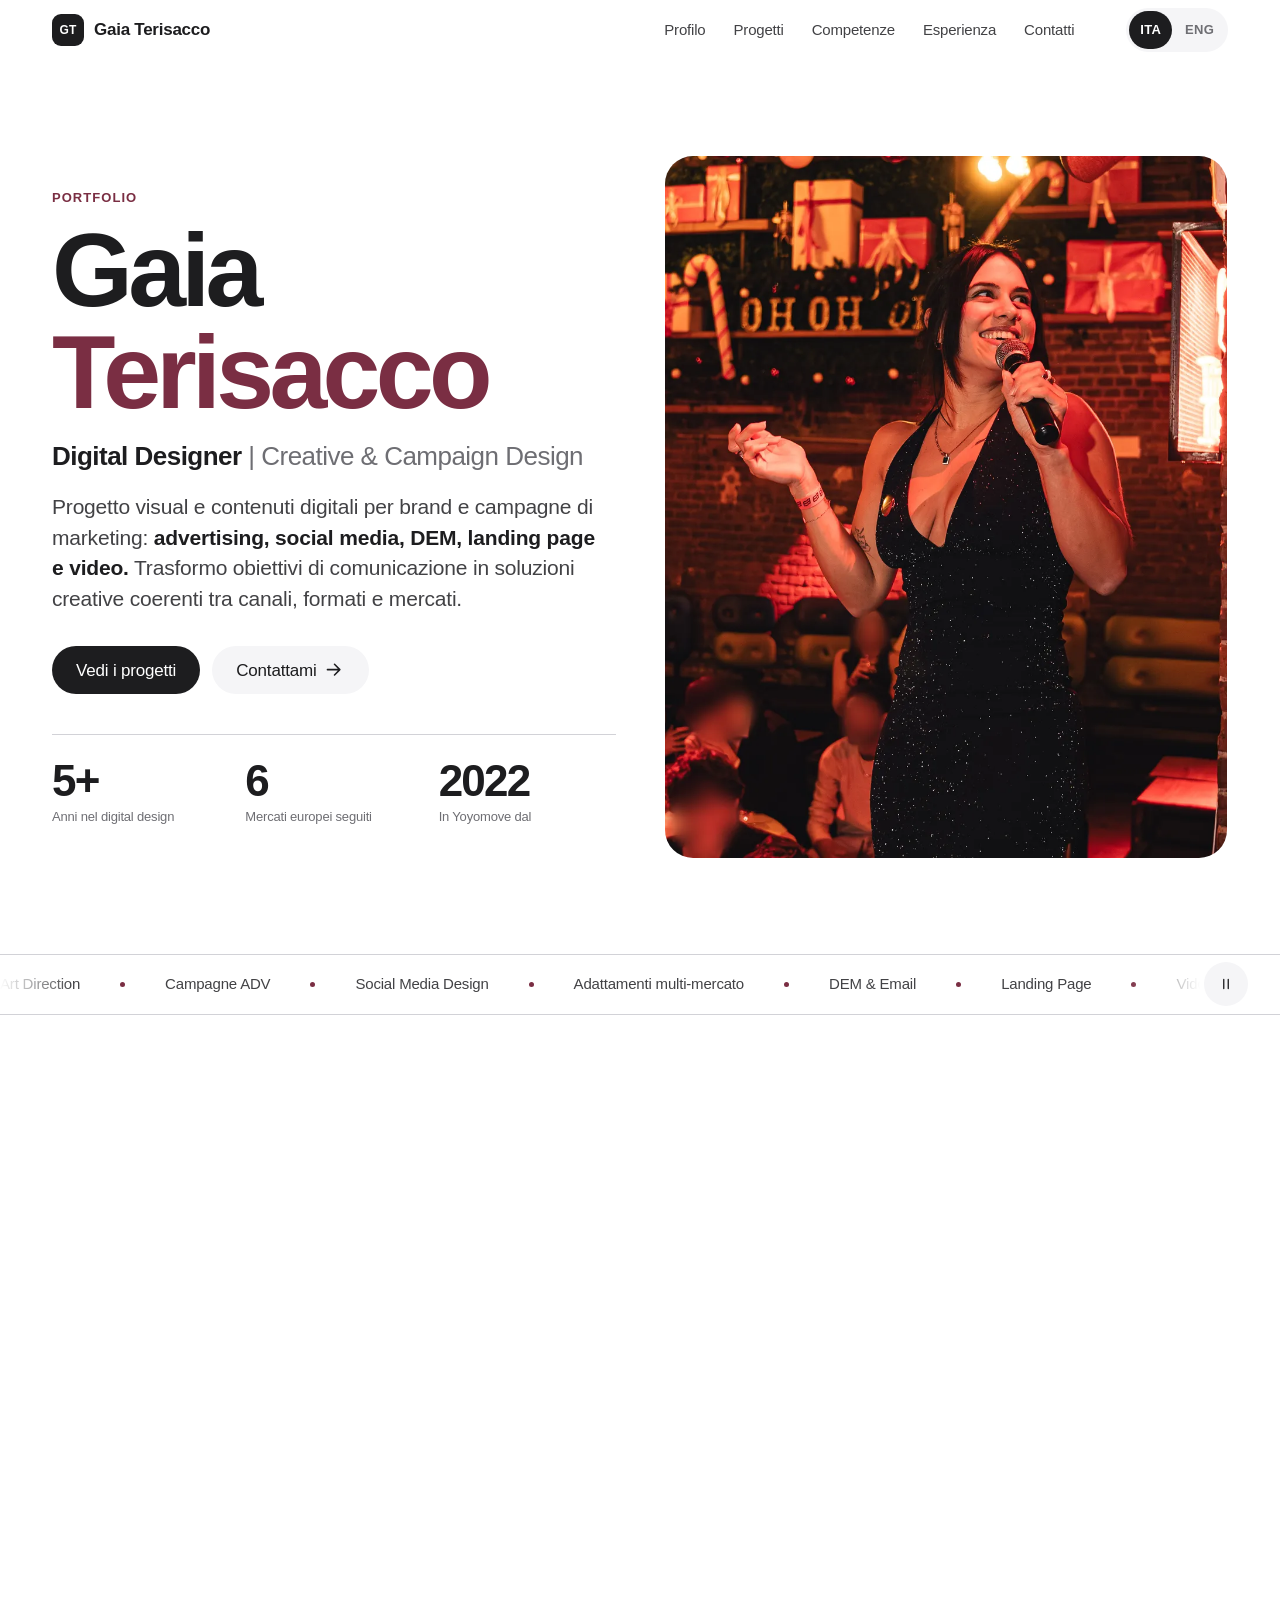
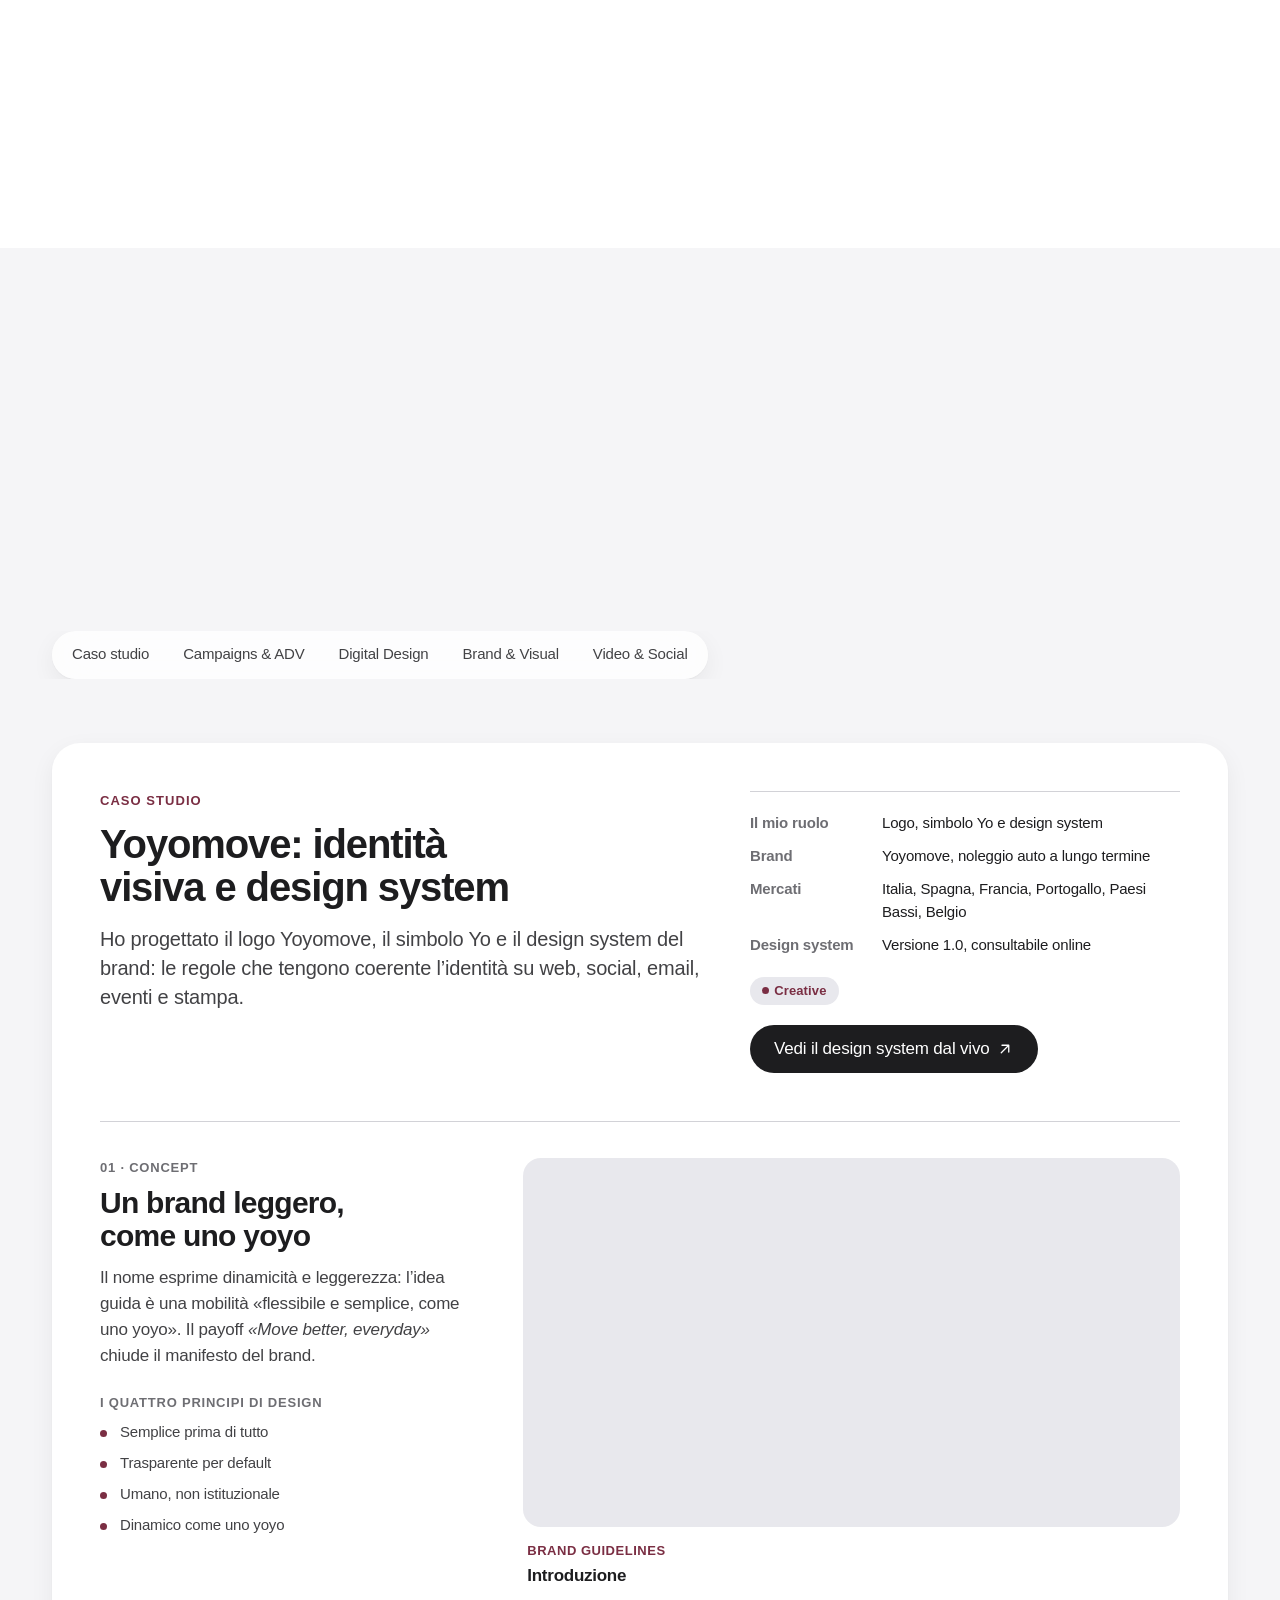
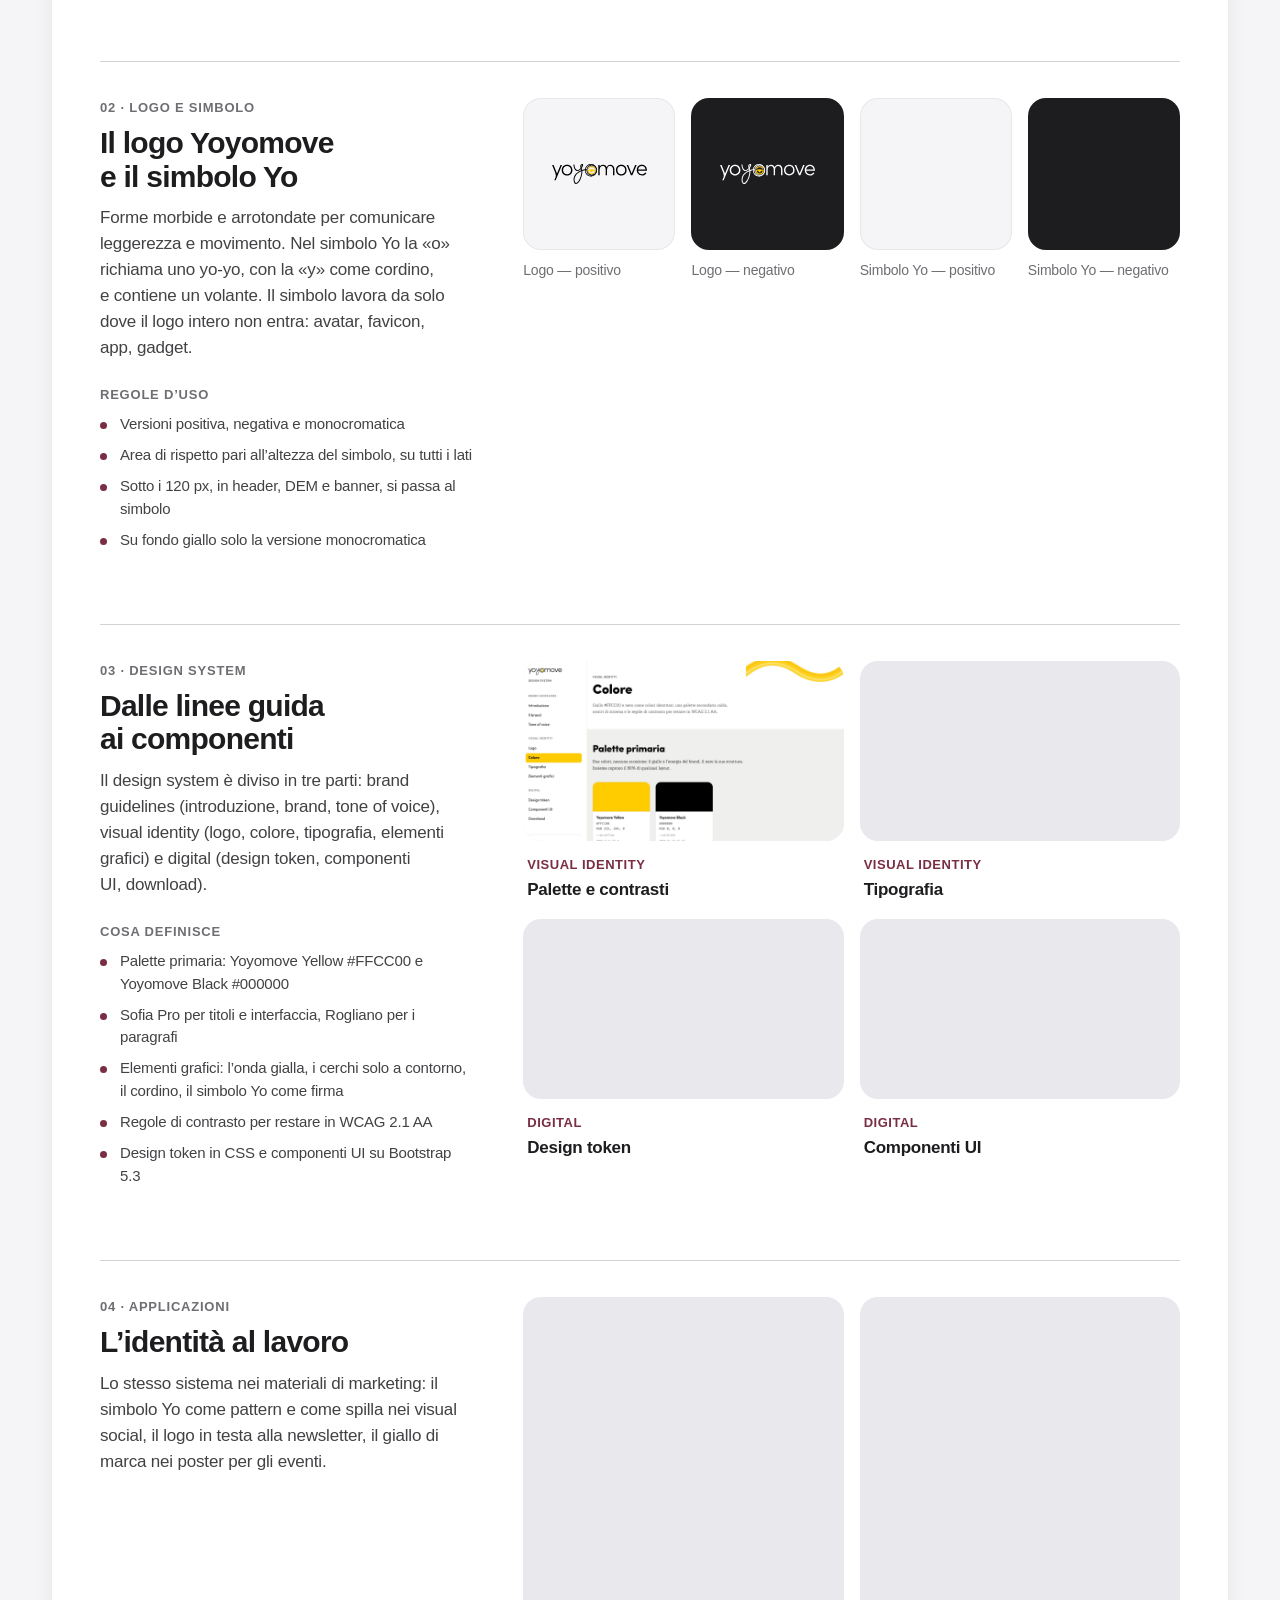
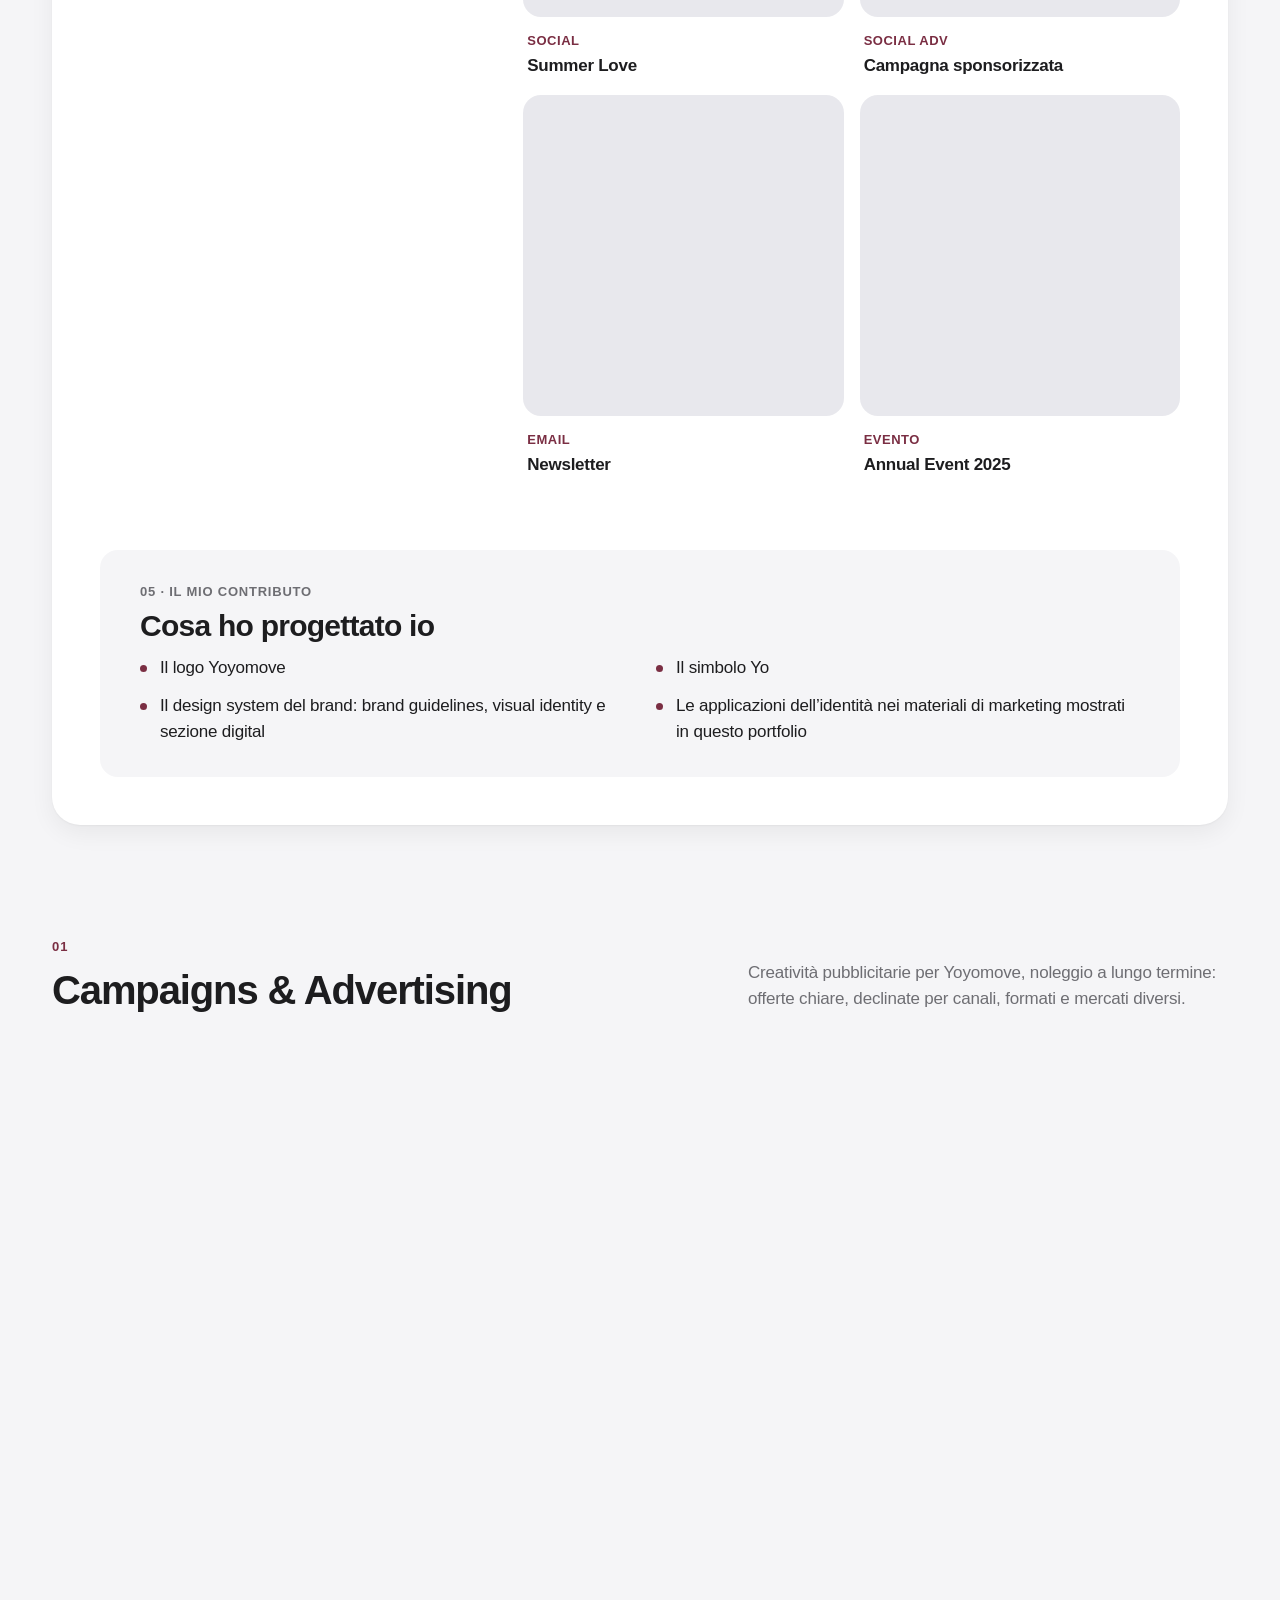
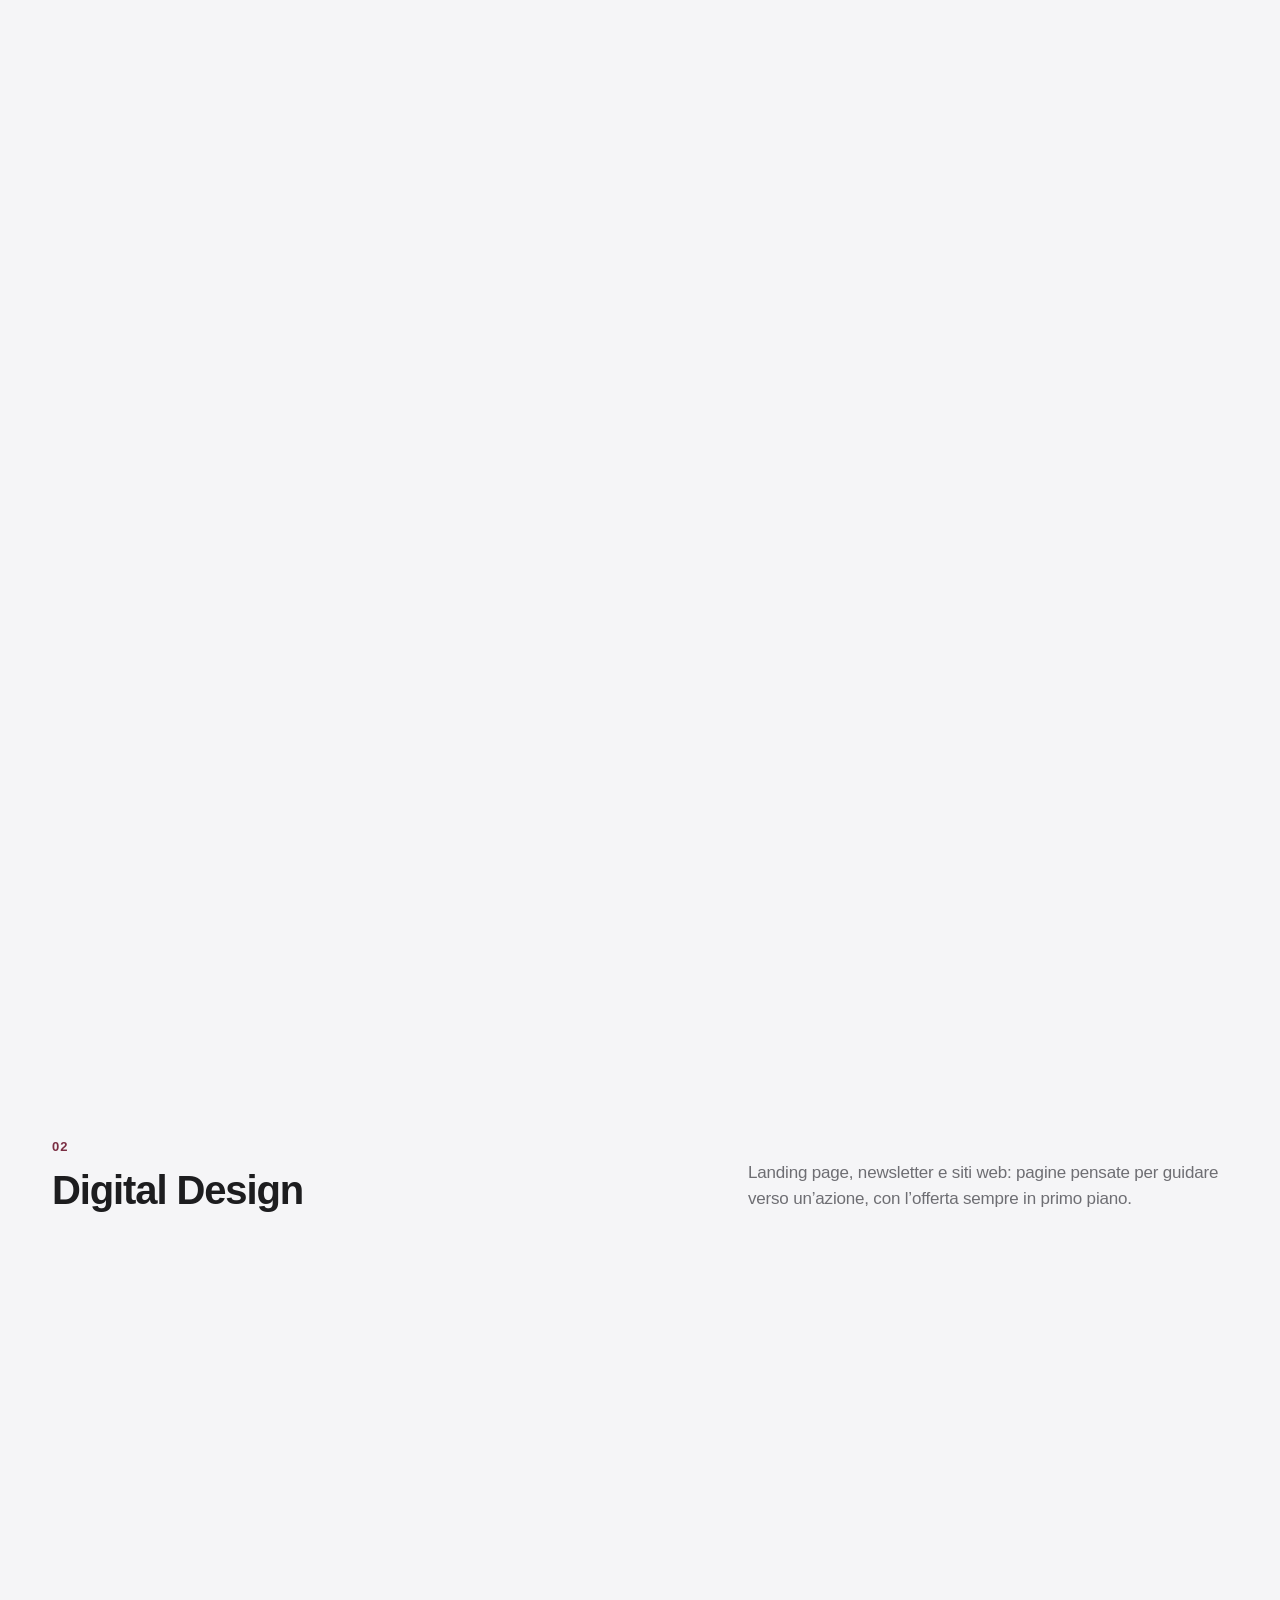
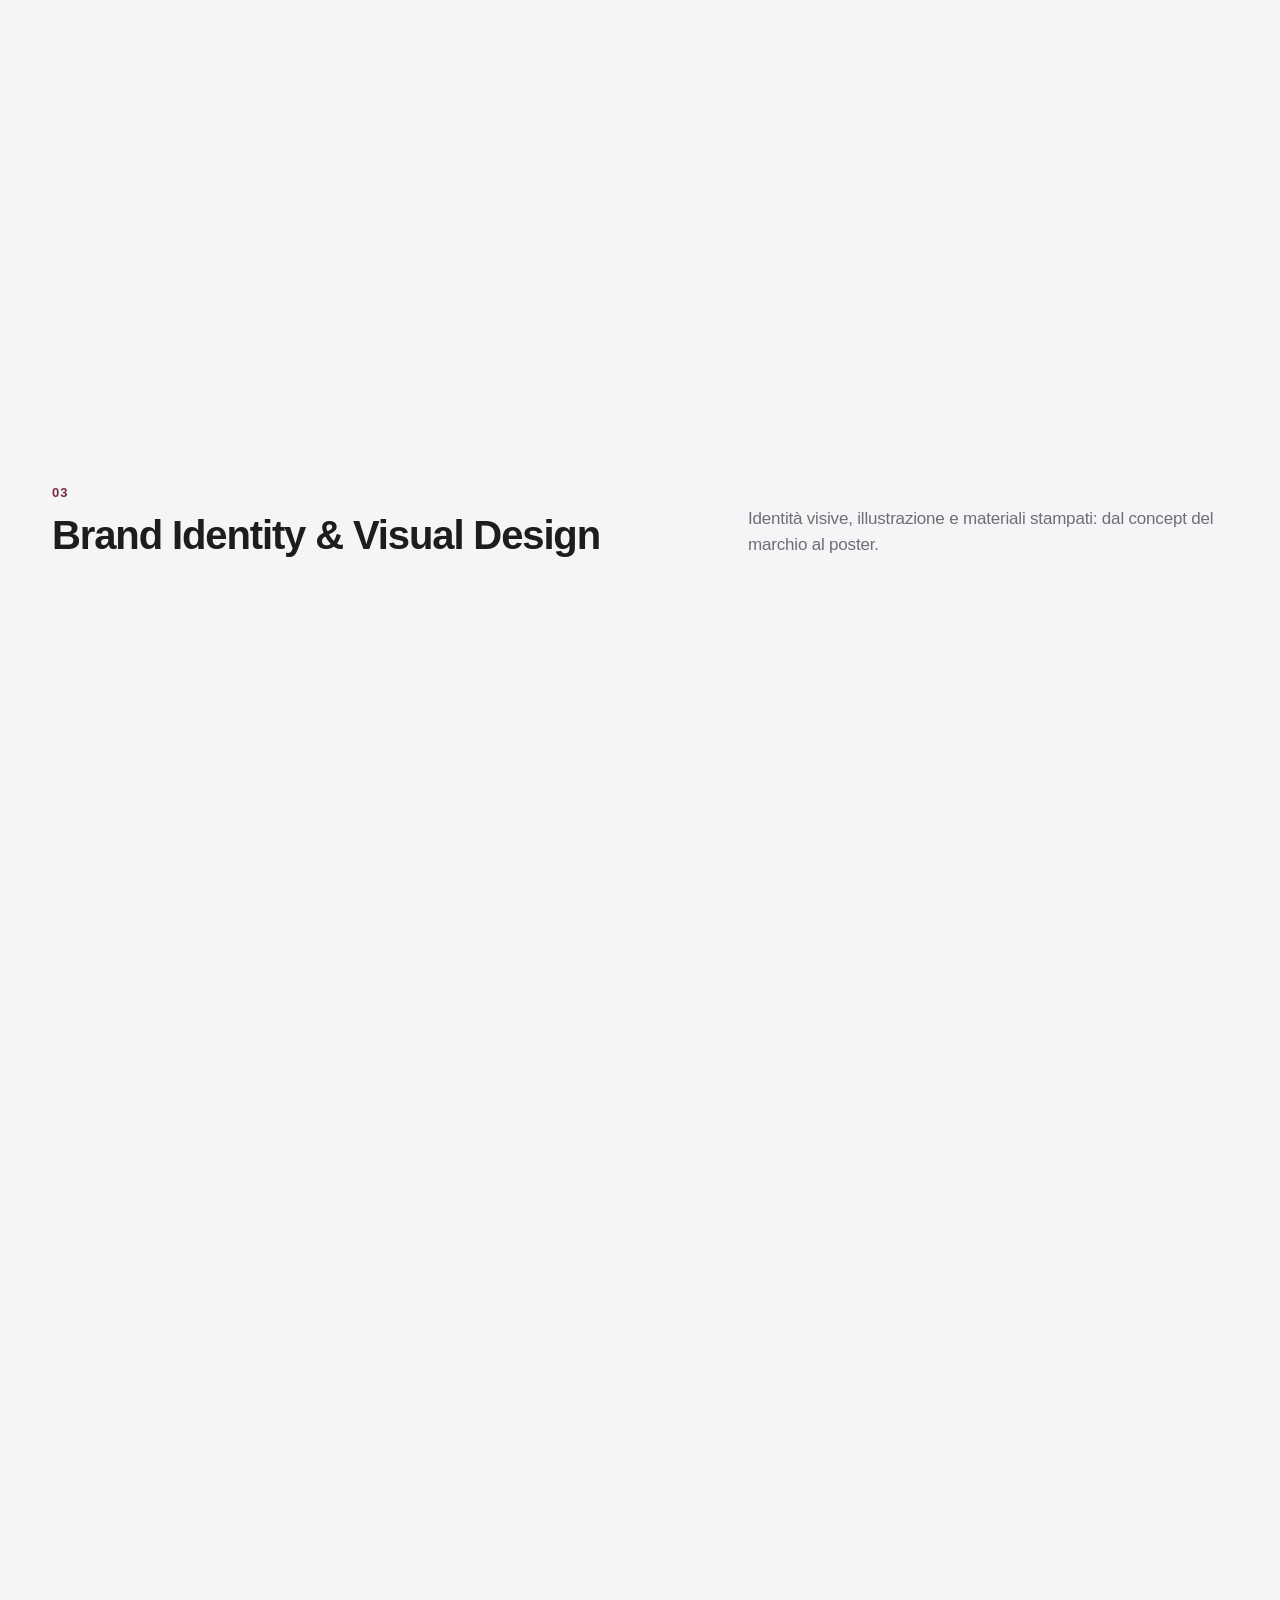
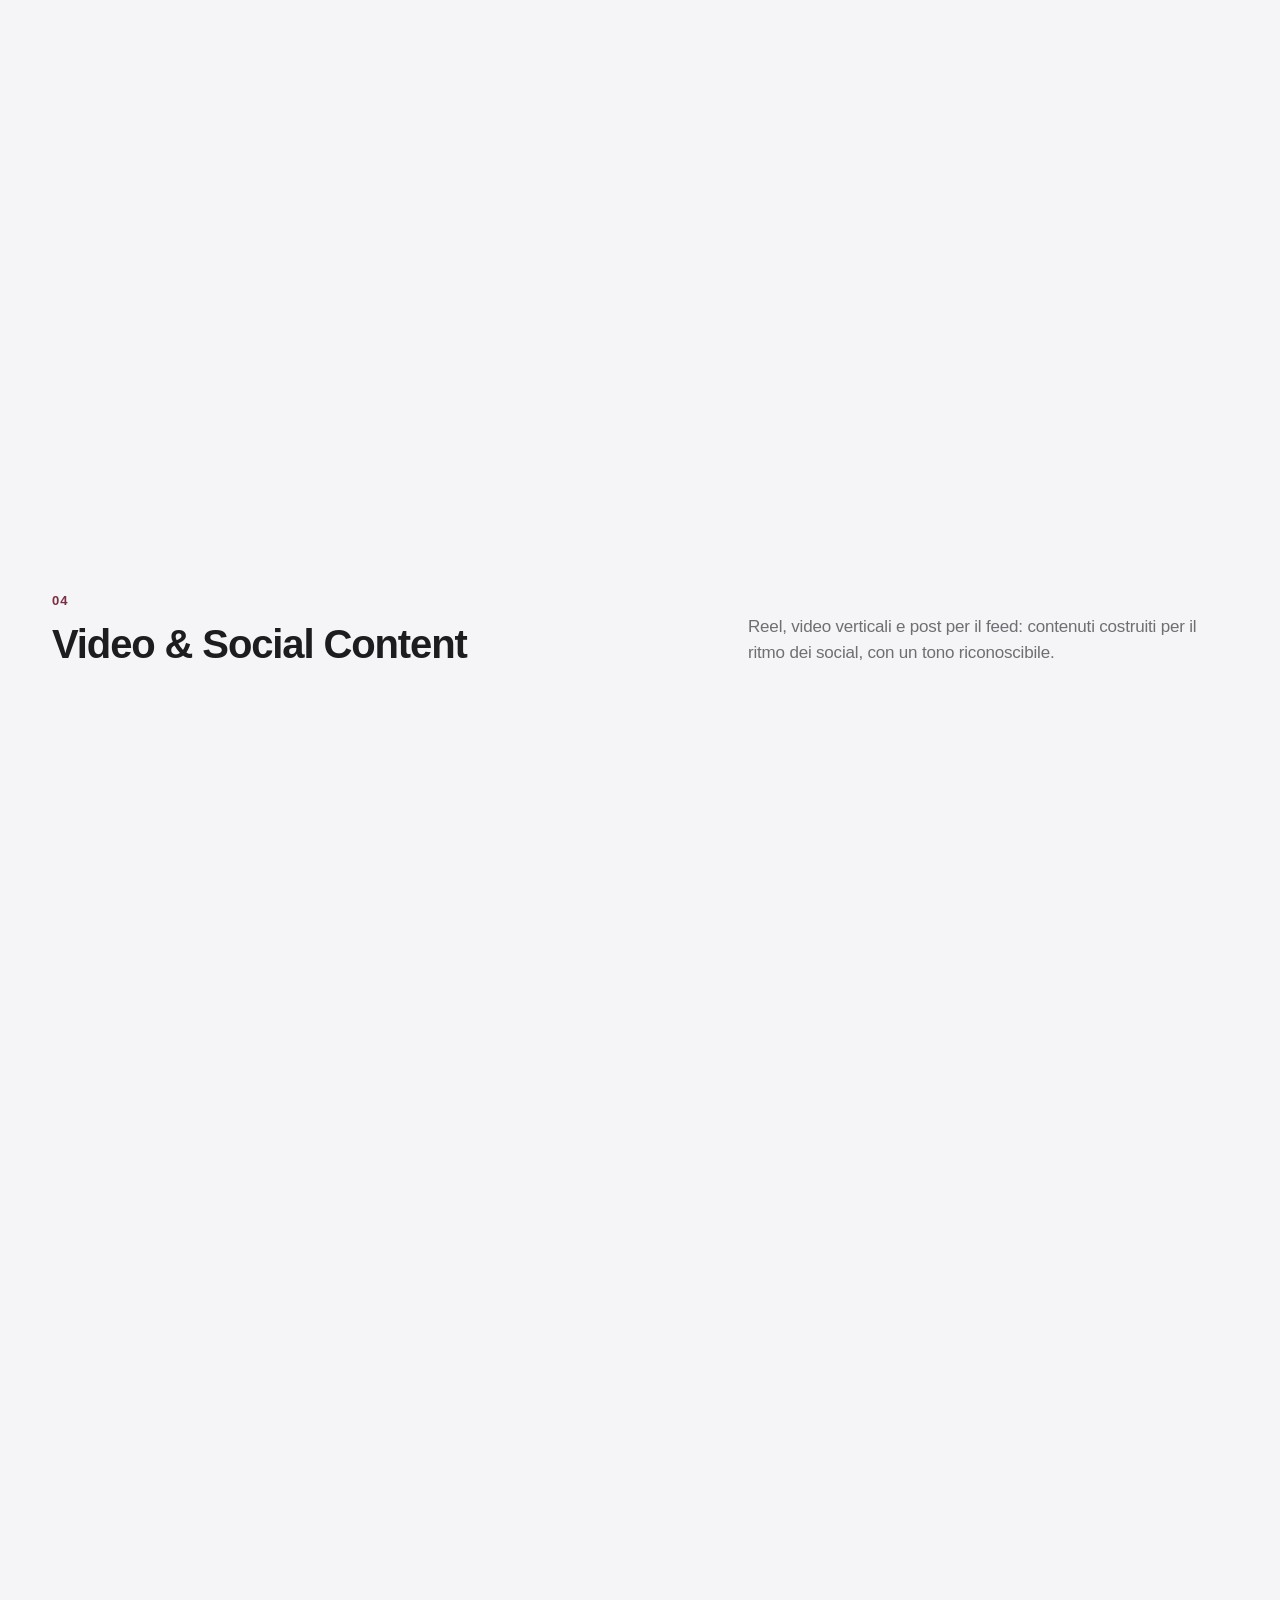
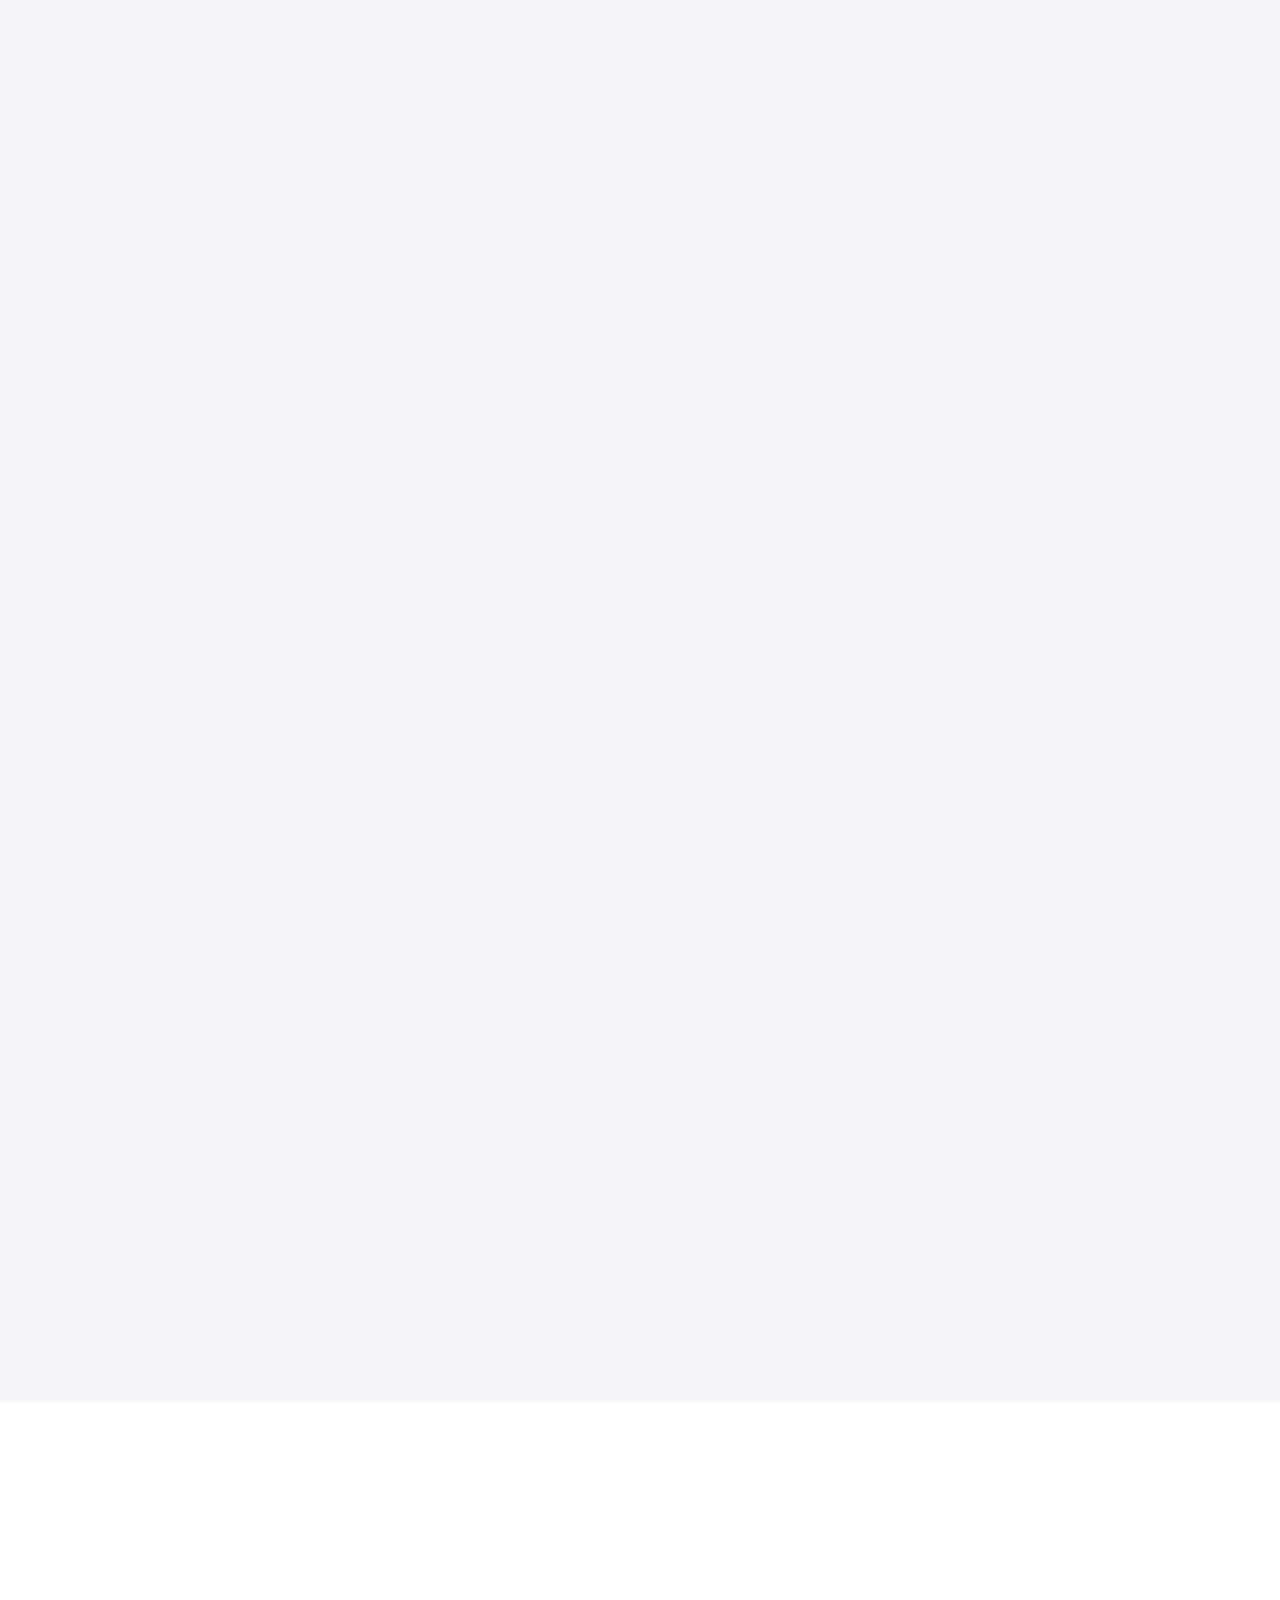
<file: index.html>
<!DOCTYPE html>
<html lang="it">
<head>
<meta charset="utf-8">
<meta name="viewport" content="width=device-width, initial-scale=1, viewport-fit=cover">
<meta http-equiv="Content-Security-Policy" content="default-src 'self'; img-src 'self' data:; style-src 'self'; script-src 'self' 'sha256-Du+OJKJSbdUgz5nrHeWWINvez6XKDDU/tyj/5c2uvwo='; font-src 'self'; connect-src 'self'; form-action 'none'; base-uri 'self'; object-src 'none'">
<meta name="referrer" content="strict-origin-when-cross-origin">
<!-- Portfolio privato: raggiungibile solo con il link, escluso dai motori di ricerca -->
<meta name="robots" content="noindex, nofollow">
<title>Gaia Terisacco — Digital Designer | Creative &amp; Campaign Design</title>
<meta name="description" content="Portfolio di Gaia Terisacco, Digital Designer: brand identity e design system Yoyomove, campagne e creatività ADV, social media, DEM, landing page e video per più mercati europei.">
<meta name="author" content="Gaia Terisacco">
<meta name="color-scheme" content="light dark">
<meta name="theme-color" content="#ffffff" media="(prefers-color-scheme: light)">
<meta name="theme-color" content="#000000" media="(prefers-color-scheme: dark)">
<link rel="canonical" href="https://gaiateris.github.io/portfolio/">
<link rel="alternate" hreflang="it" href="https://gaiateris.github.io/portfolio/">
<link rel="alternate" hreflang="en" href="https://gaiateris.github.io/portfolio/en/">
<link rel="alternate" hreflang="x-default" href="https://gaiateris.github.io/portfolio/">

<meta property="og:type" content="website">
<meta property="og:locale" content="it_IT">
<meta property="og:locale:alternate" content="en_US">
<meta property="og:title" content="Gaia Terisacco — Digital Designer | Creative &amp; Campaign Design">
<meta property="og:description" content="Portfolio di Gaia Terisacco, Digital Designer: campagne e creatività ADV, social media, DEM, landing page, video e brand identity per più mercati europei.">
<meta property="og:url" content="https://gaiateris.github.io/portfolio/">
<meta property="og:image" content="https://gaiateris.github.io/portfolio/assets/img/og-image.jpg">
<meta name="twitter:card" content="summary_large_image">

<link rel="icon" href="favicon.svg" type="image/svg+xml">
<link rel="apple-touch-icon" href="apple-touch-icon.png">

<script>document.documentElement.classList.add('js')</script>
<link rel="stylesheet" href="assets/vendor/bootstrap/bootstrap.min.css?v=1b1cb0e2">
<link rel="stylesheet" href="assets/css/style.css?v=b509a5dd">
<script src="assets/js/main.js?v=d2250cf7" defer></script>

<script type="application/ld+json">{"@context":"https://schema.org","@type":"Person","name":"Gaia Terisacco","jobTitle":"Digital Designer","url":"https://gaiateris.github.io/portfolio/","image":"https://gaiateris.github.io/portfolio/assets/img/og-image.jpg","sameAs":["https://www.linkedin.com/in/gaia-terisacco-185802153/","https://www.instagram.com/gaia.teri/"]}</script>
</head>
<body>

<a class="skip-link" href="#main">Vai al contenuto</a>

<!-- NAVIGAZIONE — sempre fissa in alto -->
<header class="site-nav" data-nav>
  <nav class="container nav-inner" aria-label="Principale">
    <a class="nav-brand" href="#top" aria-label="Gaia Terisacco — torna all’inizio">
      <span class="nav-monogram" aria-hidden="true">GT</span>
      <span class="nav-name">Gaia Terisacco</span>
    </a>

    <div class="nav-right">
      <nav class="lang-switch" aria-label="Lingua">
        <a href="./" lang="it" hreflang="it" aria-current="true">ITA</a>
        <a href="en/" lang="en" hreflang="en">ENG</a>
      </nav>
      <button class="nav-toggle" type="button" aria-expanded="false" aria-controls="nav-panel" aria-label="Apri menu" data-label-open="Apri menu" data-label-close="Chiudi menu" data-nav-toggle>
        <svg class="icon icon-open" viewBox="0 0 24 24" width="24" height="24" fill="none" stroke="currentColor" stroke-width="1.75" stroke-linecap="round" stroke-linejoin="round" aria-hidden="true" focusable="false"><path d="M4 9h16M4 15h16"/></svg>
        <svg class="icon icon-close" viewBox="0 0 24 24" width="24" height="24" fill="none" stroke="currentColor" stroke-width="1.75" stroke-linecap="round" stroke-linejoin="round" aria-hidden="true" focusable="false"><path d="M6 6l12 12M18 6 6 18"/></svg>
      </button>
    </div>

    <div class="nav-panel" id="nav-panel" data-nav-panel>
      <ul class="nav-menu">
        <li><a class="nav-link-item" href="#about">Profilo</a></li>
        <li><a class="nav-link-item" href="#work">Progetti</a></li>
        <li><a class="nav-link-item" href="#skills">Competenze</a></li>
        <li><a class="nav-link-item" href="#experience">Esperienza</a></li>
        <li><a class="nav-link-item" href="#contact">Contatti</a></li>
      </ul>
    </div>
  </nav>
</header>

<main id="main" tabindex="-1">

  <!-- HERO -->
  <section class="hero" id="top" aria-labelledby="hero-title">
    <div class="container">
      <div class="row align-items-center gy-5 gx-lg-5">
        <div class="col-lg-6">
          <p class="eyebrow">Portfolio</p>
          <h1 class="display-title" id="hero-title">Gaia <span class="text-accent">Terisacco</span></h1>
          <p class="hero-role">Digital Designer <span>| Creative &amp; Campaign Design</span></p>
          <p class="lead-text">Progetto visual e contenuti digitali per brand e campagne di marketing: <strong>advertising, social media, DEM, landing page e video.</strong> Trasformo obiettivi di comunicazione in soluzioni creative coerenti tra canali, formati e mercati.</p>
          <div class="cta-row">
            <a class="btn-pill btn-pill--primary" href="#work">Vedi i progetti</a>
            <a class="btn-pill btn-pill--secondary" href="#contact">Contattami <svg class="icon" viewBox="0 0 24 24" width="24" height="24" fill="none" stroke="currentColor" stroke-width="1.75" stroke-linecap="round" stroke-linejoin="round" aria-hidden="true" focusable="false"><path d="M5 12h14M13 6l6 6-6 6"/></svg></a>
          </div>
          <dl class="stats">
            <div class="stat">
              <dt class="stat-label">Anni nel digital design</dt>
              <dd class="stat-value">5+</dd>
            </div>
            <div class="stat">
              <dt class="stat-label">Mercati europei seguiti</dt>
              <dd class="stat-value">6</dd>
            </div>
            <div class="stat">
              <dt class="stat-label">In Yoyomove dal</dt>
              <dd class="stat-value">2022</dd>
            </div>
          </dl>
        </div>
        <div class="col-lg-6">
          <div class="hero-media">
            <img src="assets/img/gaia-terisacco-hero.webp" alt="Gaia Terisacco sorride con il microfono in mano durante un evento" fetchpriority="high" width="960" height="1200" decoding="async">
          </div>
        </div>
      </div>
    </div>
  </section>

  <!-- AREE DI LAVORO -->
  <section class="ticker" aria-label="Aree di lavoro" data-ticker>
    <div class="ticker-viewport">
      <ul class="ticker-track">
        <li>Art Direction</li><li>Campagne ADV</li><li>Social Media Design</li><li>Adattamenti multi-mercato</li><li>DEM &amp; Email</li><li>Landing Page</li><li>Video Editing</li><li>Brand Identity</li>
      </ul>
      <ul class="ticker-track ticker-track--clone" aria-hidden="true">
        <li>Art Direction</li><li>Campagne ADV</li><li>Social Media Design</li><li>Adattamenti multi-mercato</li><li>DEM &amp; Email</li><li>Landing Page</li><li>Video Editing</li><li>Brand Identity</li>
      </ul>
    </div>
    <button class="ticker-toggle" type="button" aria-pressed="false" data-ticker-toggle>
      <svg class="icon icon-pause" viewBox="0 0 24 24" width="24" height="24" fill="none" stroke="currentColor" stroke-width="1.75" stroke-linecap="round" stroke-linejoin="round" aria-hidden="true" focusable="false"><path d="M9 6v12M15 6v12"/></svg><svg class="icon icon-play" viewBox="0 0 24 24" width="24" height="24" fill="none" stroke="currentColor" stroke-width="1.75" stroke-linecap="round" stroke-linejoin="round" aria-hidden="true" focusable="false"><path d="m8 5 11 7-11 7Z"/></svg>
      <span class="visually-hidden">Metti in pausa l’animazione</span>
    </button>
  </section>

  <!-- PROFILO -->
  <section class="section" id="about" aria-labelledby="about-title">
    <div class="container">
      <div class="row gy-5 gx-lg-5">
        <div class="col-lg-7 reveal">
          <p class="eyebrow">Profilo</p>
          <h2 class="section-title" id="about-title">Dal concept <span class="text-soft">all’ultimo formato.</span></h2>
          <p class="body-text">Sono Gaia, digital designer con <strong>oltre 5 anni di esperienza</strong> tra visual design, comunicazione visiva e contenuti di marketing. Lavoro in <strong>Yoyomove</strong> da dicembre 2022: ho iniziato come web designer e content creator e da gennaio 2026 mi occupo anche di <strong>art direction e creative marketing</strong>. Ho progettato il logo Yoyomove, il simbolo Yo e il design system del brand.</p>
          <p class="body-text">Realizzo creatività pubblicitarie, visual per i social, DEM, landing page, video e materiali per partner, eventi e stampa, con adattamenti di formato e lingua per <em>Italia, Spagna, Francia, Portogallo, Paesi Bassi e Belgio</em>. Contribuisco allo sviluppo di concept e linguaggi visivi delle campagne e curo che ogni declinazione resti fedele all’idea di partenza.</p>
          <p class="body-text">Fuori dal lavoro faccio pole dance e vivo di cinema e musica.</p>
        </div>
        <div class="col-lg-5 reveal">
          <h3 class="item-title mb-3">Come leggere questo portfolio</h3>
          <ul class="guide-list">
            <li class="guide-card">
              <p class="role-tag role-tag--creative">Creative</p>
              <h4 class="guide-title">Digital Art Director · Creative Designer</h4>
              <p class="item-text">Concept e linguaggi visivi, identità di marca, poster ed editoria, contenuti video.</p>
              <ul class="guide-links">
                <li><a class="chip-link" href="#case-yoyomove">Caso studio Yoyomove</a></li>
                <li><a class="chip-link" href="#work-brand">Brand &amp; Visual</a></li>
                <li><a class="chip-link" href="#work-social">Video &amp; Social</a></li>
              </ul>
            </li>
            <li class="guide-card">
              <p class="role-tag role-tag--marketing">Marketing</p>
              <h4 class="guide-title">Digital Marketing Designer · Performance Creative</h4>
              <p class="item-text">Creatività ADV, adattamenti per più mercati e lingue, DEM, newsletter e landing page.</p>
              <ul class="guide-links">
                <li><a class="chip-link" href="#work-campaigns">Campaigns &amp; ADV</a></li>
                <li><a class="chip-link" href="#work-digital">Digital Design</a></li>
              </ul>
            </li>
          </ul>
        </div>
      </div>
    </div>
  </section>

  <!-- PROGETTI -->
  <section class="section section--alt" id="work" aria-labelledby="work-title">
    <div class="container">
      <div class="section-head reveal">
        <p class="eyebrow">Progetti selezionati</p>
        <h2 class="section-title" id="work-title">Cosa ho progettato</h2>
        <p class="body-text mb-0">Si parte dal caso studio sull’identità Yoyomove. Ogni progetto indica contesto, il mio ruolo e i materiali realizzati. Le etichette <span class="role-tag role-tag--creative">Creative</span> e <span class="role-tag role-tag--marketing">Marketing</span> segnalano a quale profilo è più pertinente.</p>
      </div>

      <nav class="segmented" aria-label="Categorie di progetti">
        <ul>
          <li><a href="#case-yoyomove">Caso studio</a></li>
          <li><a href="#work-campaigns">Campaigns &amp; ADV</a></li>
          <li><a href="#work-digital">Digital Design</a></li>
          <li><a href="#work-brand">Brand &amp; Visual</a></li>
          <li><a href="#work-social">Video &amp; Social</a></li>
        </ul>
      </nav>

      <!-- CASO STUDIO: YOYOMOVE -->
      <section class="work-group case" id="case-yoyomove" aria-labelledby="case-yoyomove-title">
        <header class="case-head">
          <div>
            <p class="eyebrow">Caso studio</p>
            <h3 class="group-title" id="case-yoyomove-title">Yoyomove: identità visiva e design system</h3>
            <p class="case-lead">Ho progettato il logo Yoyomove, il simbolo Yo e il design system del brand: le regole che tengono coerente l’identità su web, social, email, eventi e stampa.</p>
          </div>
          <div class="case-summary">
            <dl class="project-facts">
              <div><dt>Il mio ruolo</dt><dd>Logo, simbolo Yo e design system</dd></div>
              <div><dt>Brand</dt><dd>Yoyomove, noleggio auto a lungo termine</dd></div>
              <div><dt>Mercati</dt><dd>Italia, Spagna, Francia, Portogallo, Paesi Bassi, Belgio</dd></div>
              <div><dt>Design system</dt><dd>Versione 1.0, consultabile online</dd></div>
            </dl>
            <ul class="role-tags" aria-label="Pertinente per"><li class="role-tag role-tag--creative">Creative</li></ul>
            <p class="ds-cta"><a class="btn-pill btn-pill--primary" href="https://landing.yoyomove.com/it/design-system/index.html" target="_blank" rel="noopener noreferrer" hreflang="it">Vedi il design system dal vivo<svg class="icon" viewBox="0 0 24 24" width="24" height="24" fill="none" stroke="currentColor" stroke-width="1.75" stroke-linecap="round" stroke-linejoin="round" aria-hidden="true" focusable="false"><path d="M7 17 17 7M8 7h9v9"/></svg><span class="visually-hidden"> (si apre in una nuova scheda)</span></a></p>
          </div>
        </header>

        <article class="project case-step" aria-labelledby="case-concept">
          <div class="project-info">
            <p class="project-client">01 · Concept</p>
            <h4 class="project-title" id="case-concept">Un brand leggero, come uno yoyo</h4>
            <p class="project-text">Il nome esprime dinamicità e leggerezza: l’idea guida è una mobilità «flessibile e semplice, come uno yoyo». Il payoff <i lang="en">«Move better, everyday»</i> chiude il manifesto del brand.</p>
            <p class="case-rules-title">I quattro principi di design</p>
            <ul class="case-rules"><li>Semplice prima di tutto</li><li>Trasparente per default</li><li>Umano, non istituzionale</li><li>Dinamico come uno yoyo</li></ul>
          </div>
          <div class="project-media">
            <figure class="tile"><a class="tile-link ar-16-9 tile-link--top" href="assets/img/design-system/index.webp" data-lightbox data-caption="Brand guidelines — Introduzione al design system Yoyomove"><img src="assets/img/design-system/index.webp" alt="Pagina introduttiva del design system Yoyomove con il brand book scaricabile" width="1200" height="750" loading="lazy" decoding="async"></a><figcaption class="card-caption"><span class="caption-kicker">Brand guidelines</span><span class="caption-title">Introduzione</span></figcaption></figure>
          </div>
        </article>

        <article class="project case-step" aria-labelledby="case-logo">
          <div class="project-info">
            <p class="project-client">02 · Logo e simbolo</p>
            <h4 class="project-title" id="case-logo">Il logo Yoyomove e il simbolo Yo</h4>
            <p class="project-text">Forme morbide e arrotondate per comunicare leggerezza e movimento. Nel simbolo Yo la «o» richiama uno yo-yo, con la «y» come cordino, e contiene un volante. Il simbolo lavora da solo dove il logo intero non entra: avatar, favicon, app, gadget.</p>
            <p class="case-rules-title">Regole d’uso</p>
            <ul class="case-rules"><li>Versioni positiva, negativa e monocromatica</li><li>Area di rispetto pari all’altezza del simbolo, su tutti i lati</li><li>Sotto i 120 px, in header, DEM e banner, si passa al simbolo</li><li>Su fondo giallo solo la versione monocromatica</li></ul>
          </div>
          <div class="project-media">
            <ul class="brand-grid brand-grid--4">
              <li class="brand-tile"><figure><div class="brand-media brand-media--light brand-media--contain"><img src="assets/img/brand/yoyomove-black.svg" alt="Logo Yoyomove, versione positiva nera" width="600" height="124" loading="lazy" decoding="async"></div><figcaption class="caption">Logo — positivo</figcaption></figure></li>
              <li class="brand-tile"><figure><div class="brand-media brand-media--dark brand-media--contain"><img src="assets/img/brand/yoyomove-white.svg" alt="Logo Yoyomove, versione negativa bianca" width="600" height="124" loading="lazy" decoding="async"></div><figcaption class="caption">Logo — negativo</figcaption></figure></li>
              <li class="brand-tile"><figure><div class="brand-media brand-media--light brand-media--contain"><img src="assets/img/brand/yo-black.webp" alt="Simbolo Yo, versione positiva" width="720" height="598" loading="lazy" decoding="async"></div><figcaption class="caption">Simbolo Yo — positivo</figcaption></figure></li>
              <li class="brand-tile"><figure><div class="brand-media brand-media--dark brand-media--contain"><img src="assets/img/brand/yo-white.webp" alt="Simbolo Yo, versione negativa" width="720" height="598" loading="lazy" decoding="async"></div><figcaption class="caption">Simbolo Yo — negativo</figcaption></figure></li>
            </ul>
          </div>
        </article>

        <article class="project case-step" aria-labelledby="case-system">
          <div class="project-info">
            <p class="project-client">03 · Design system</p>
            <h4 class="project-title" id="case-system">Dalle linee guida ai componenti</h4>
            <p class="project-text">Il design system è diviso in tre parti: brand guidelines (introduzione, brand, tone of voice), visual identity (logo, colore, tipografia, elementi grafici) e digital (design token, componenti UI, download).</p>
            <p class="case-rules-title">Cosa definisce</p>
            <ul class="case-rules"><li>Palette primaria: Yoyomove Yellow #FFCC00 e Yoyomove Black #000000</li><li>Sofia Pro per titoli e interfaccia, Rogliano per i paragrafi</li><li>Elementi grafici: l’onda gialla, i cerchi solo a contorno, il cordino, il simbolo Yo come firma</li><li>Regole di contrasto per restare in WCAG 2.1 AA</li><li>Design token in CSS e componenti UI su Bootstrap 5.3</li></ul>
          </div>
          <div class="project-media">
            <ul class="gallery gallery--pair">
              <li><figure class="tile"><a class="tile-link ar-16-9 tile-link--top" href="assets/img/design-system/colore.webp" data-lightbox data-caption="Visual identity — Palette e contrasti"><img src="assets/img/design-system/colore.webp" alt="Pagina Colore del design system Yoyomove: palette primaria con giallo #FFCC00 e nero, valori HEX, RGB e CMYK" width="1400" height="875" loading="lazy" decoding="async"></a><figcaption class="card-caption"><span class="caption-kicker">Visual identity</span><span class="caption-title">Palette e contrasti</span></figcaption></figure></li>
              <li><figure class="tile"><a class="tile-link ar-16-9 tile-link--top" href="assets/img/design-system/tipografia.webp" data-lightbox data-caption="Visual identity — Tipografia"><img src="assets/img/design-system/tipografia.webp" alt="Pagina Tipografia: Sofia Pro per titoli e interfaccia, Rogliano per i paragrafi, con i pesi in uso" width="1200" height="750" loading="lazy" decoding="async"></a><figcaption class="card-caption"><span class="caption-kicker">Visual identity</span><span class="caption-title">Tipografia</span></figcaption></figure></li>
              <li><figure class="tile"><a class="tile-link ar-16-9 tile-link--top" href="assets/img/design-system/token.webp" data-lightbox data-caption="Digital — Design token"><img src="assets/img/design-system/token.webp" alt="Pagina Design token: colore, tipografia, spazi e forma come variabili CSS" width="1200" height="750" loading="lazy" decoding="async"></a><figcaption class="card-caption"><span class="caption-kicker">Digital</span><span class="caption-title">Design token</span></figcaption></figure></li>
              <li><figure class="tile"><a class="tile-link ar-16-9 tile-link--top" href="assets/img/design-system/componenti.webp" data-lightbox data-caption="Digital — Componenti UI"><img src="assets/img/design-system/componenti.webp" alt="Pagina Componenti UI: bottoni, card, form e note costruiti in HTML e CSS su Bootstrap 5.3" width="1200" height="750" loading="lazy" decoding="async"></a><figcaption class="card-caption"><span class="caption-kicker">Digital</span><span class="caption-title">Componenti UI</span></figcaption></figure></li>
            </ul>
          </div>
        </article>

        <article class="project case-step" aria-labelledby="case-apps">
          <div class="project-info">
            <p class="project-client">04 · Applicazioni</p>
            <h4 class="project-title" id="case-apps">L’identità al lavoro</h4>
            <p class="project-text">Lo stesso sistema nei materiali di marketing: il simbolo Yo come pattern e come spilla nei visual social, il logo in testa alla newsletter, il giallo di marca nei poster per gli eventi.</p>
          </div>
          <div class="project-media">
            <ul class="gallery gallery--pair">
              <li><figure class="tile"><a class="tile-link ar-1" href="assets/img/social/summer-love.webp" data-lightbox data-caption="Social — Summer Love"><img src="assets/img/social/summer-love.webp" alt="Visual social Summer Love per Yoyomove con grafiche di un lettore musicale e il simbolo Yo ripetuto come pattern" width="900" height="900" loading="lazy" decoding="async"></a><figcaption class="card-caption"><span class="caption-kicker">Social</span><span class="caption-title">Summer Love</span></figcaption></figure></li>
              <li><figure class="tile"><a class="tile-link ar-1 tile-link--top" href="assets/img/social/business-lease.webp" data-lightbox data-caption="Social ADV — Il noleggio a lungo termine conviene anche ai privati"><img src="assets/img/social/business-lease.webp" alt="Creatività Yoyomove su fondo giallo con monete e una giacca con la spilla del simbolo Yo" width="900" height="1125" loading="lazy" decoding="async"></a><figcaption class="card-caption"><span class="caption-kicker">Social ADV</span><span class="caption-title">Campagna sponsorizzata</span></figcaption></figure></li>
              <li><figure class="tile"><a class="tile-link ar-1 tile-link--top" href="assets/img/web/newsletter.webp" data-lightbox data-caption="Email — Newsletter Yoyomove"><img src="assets/img/web/newsletter.webp" alt="Testata della newsletter Yoyomove con logo, valutazione Trustpilot e titolo Offerte speciali" width="1200" height="1648" loading="lazy" decoding="async"></a><figcaption class="card-caption"><span class="caption-kicker">Email</span><span class="caption-title">Newsletter</span></figcaption></figure></li>
              <li><figure class="tile"><a class="tile-link ar-1 tile-link--top" href="assets/img/print/annual-event-2025.webp" data-lightbox data-caption="Evento — Annual Event 2025"><img src="assets/img/print/annual-event-2025.webp" alt="Poster giallo per l’Annual Event 2025 di Yoyomove con il logo e la scritta “move better everyday”" width="1000" height="1391" loading="lazy" decoding="async"></a><figcaption class="card-caption"><span class="caption-kicker">Evento</span><span class="caption-title">Annual Event 2025</span></figcaption></figure></li>
            </ul>
          </div>
        </article>

        <div class="case-role">
          <p class="project-client">05 · Il mio contributo</p>
          <h4 class="project-title">Cosa ho progettato io</h4>
          <ul class="case-rules case-rules--strong"><li>Il logo Yoyomove</li><li>Il simbolo Yo</li><li>Il design system del brand: brand guidelines, visual identity e sezione digital</li><li>Le applicazioni dell’identità nei materiali di marketing mostrati in questo portfolio</li></ul>
        </div>
      </section>

      <!-- CAMPAIGNS & ADVERTISING -->
      <section class="work-group" id="work-campaigns" aria-labelledby="work-campaigns-title">
        <header class="group-header"><div><p class="eyebrow">01</p><h3 class="group-title" id="work-campaigns-title">Campaigns &amp; Advertising</h3></div><p class="group-desc">Creatività pubblicitarie per Yoyomove, noleggio a lungo termine: offerte chiare, declinate per canali, formati e mercati diversi.</p></header>

        <article class="project reveal" aria-labelledby="p-nlt">
          <div class="project-info">
            <p class="project-client">Yoyomove · Advertising</p>
            <h4 class="project-title" id="p-nlt">Offerte di noleggio per più mercati</h4>
            <p class="project-text">Visual per comunicare le offerte di noleggio a lungo termine: auto, canone e condizioni devono restare leggibili a colpo d’occhio, anche quando la creatività viene adattata a un altro mercato e a un’altra lingua.</p>
            <dl class="project-facts">
              <div><dt>Ruolo</dt><dd>Design delle creatività, adattamenti di formato e lingua</dd></div>
              <div><dt>Materiali</dt><dd>Visual ADV per i social</dd></div>
              <div><dt>Mercati</dt><dd>In questi esempi: Francia e Italia</dd></div>
            </dl>
            <ul class="role-tags" aria-label="Pertinente per"><li class="role-tag role-tag--marketing">Marketing</li></ul>
          </div>
          <div class="project-media">
            <div class="gallery gallery--pair">
              <figure class="tile"><a class="tile-link ar-1" href="assets/img/social/nissan-juke.webp" data-lightbox data-caption="Francia · Location Longue Durée — Nissan Juke"><img src="assets/img/social/nissan-juke.webp" alt="Creatività ADV in francese per il noleggio a lungo termine della Nissan Juke a 299 euro al mese senza anticipo" width="800" height="800" loading="lazy" decoding="async"></a><figcaption class="card-caption"><span class="caption-kicker">Francia</span><span class="caption-title">Nissan Juke</span></figcaption></figure>
              <figure class="tile"><a class="tile-link ar-1" href="assets/img/social/bmw-x1.webp" data-lightbox data-caption="Italia · Noleggio a lungo termine — BMW X1"><img src="assets/img/social/bmw-x1.webp" alt="Creatività ADV in italiano per il noleggio a lungo termine della BMW X1 a 389 euro al mese, con l’elenco dei servizi inclusi" width="800" height="800" loading="lazy" decoding="async"></a><figcaption class="card-caption"><span class="caption-kicker">Italia</span><span class="caption-title">BMW X1</span></figcaption></figure>
            </div>
          </div>
        </article>

        <article class="project reveal" aria-labelledby="p-gla">
          <div class="project-info">
            <p class="project-client">Yoyomove · Campagna multicanale</p>
            <h4 class="project-title" id="p-gla">Mercedes-Benz GLA: un’offerta, due canali</h4>
            <p class="project-text">La stessa promozione declinata per i social e per una DEM. Formato e gerarchia cambiano con il canale; prezzo, condizioni e identità visiva restano riconoscibili.</p>
            <dl class="project-facts">
              <div><dt>Ruolo</dt><dd>Design del visual social e della DEM</dd></div>
              <div><dt>Canali</dt><dd>Social ADV · Email (DEM)</dd></div>
              <div><dt>Mercato</dt><dd>Italia</dd></div>
            </dl>
            <ul class="role-tags" aria-label="Pertinente per"><li class="role-tag role-tag--marketing">Marketing</li></ul>
          </div>
          <div class="project-media">
            <div class="gallery gallery--pair">
              <figure class="tile"><a class="tile-link ar-1" href="assets/img/social/mercedes-gla.webp" data-lightbox data-caption="Social ADV — Mercedes-Benz GLA"><img src="assets/img/social/mercedes-gla.webp" alt="Creatività social per il noleggio a lungo termine della Mercedes-Benz GLA a 379 euro al mese, auto bianca su fondo rosso" width="800" height="800" loading="lazy" decoding="async"></a><figcaption class="card-caption"><span class="caption-kicker">Social ADV</span><span class="caption-title">Visual 1:1</span></figcaption></figure>
              <figure class="tile"><a class="tile-link ar-1 tile-link--top" href="assets/img/web/dem-mercedes-gla.webp" data-lightbox data-caption="DEM — Mercedes-Benz GLA"><img src="assets/img/web/dem-mercedes-gla.webp" alt="Email DEM per la Mercedes-Benz GLA: noleggio a lungo termine a 379 euro al mese, con i servizi inclusi e il pulsante per richiedere un preventivo" width="1200" height="1563" loading="lazy" decoding="async"></a><figcaption class="card-caption"><span class="caption-kicker">Email</span><span class="caption-title">DEM promozionale</span></figcaption></figure>
            </div>
          </div>
        </article>

        <article class="project reveal" aria-labelledby="p-lease">
          <div class="project-info">
            <p class="project-client">Yoyomove · Campagna sponsorizzata</p>
            <h4 class="project-title" id="p-lease">Il noleggio conviene anche ai privati</h4>
            <p class="project-text">Creatività per una campagna sponsorizzata che risponde a un dubbio frequente: il noleggio a lungo termine non è solo per aziende e partite IVA. Domanda diretta in apertura, risposta in una riga e il giallo di marca come fondo.</p>
            <dl class="project-facts">
              <div><dt>Ruolo</dt><dd>Design della creatività</dd></div>
              <div><dt>Canale</dt><dd>Social ADV sponsorizzata</dd></div>
              <div><dt>Mercato</dt><dd>Italia</dd></div>
            </dl>
            <ul class="role-tags" aria-label="Pertinente per"><li class="role-tag role-tag--marketing">Marketing</li></ul>
          </div>
          <div class="project-media">
            <div class="gallery gallery--pair">
              <figure class="tile"><a class="tile-link" href="assets/img/social/business-lease.webp" data-lightbox data-caption="Campagna sponsorizzata — Il noleggio a lungo termine conviene solo ad aziende e partite IVA?"><img src="assets/img/social/business-lease.webp" alt="Creatività Yoyomove su fondo giallo con monete: “Il noleggio a lungo termine conviene solo ad aziende e p.iva? Spoiler: no. E vi spieghiamo perché”" width="900" height="1125" loading="lazy" decoding="async"></a><figcaption class="card-caption"><span class="caption-kicker">Social ADV · 4:5</span><span class="caption-title">Aziende e privati</span></figcaption></figure>
            </div>
          </div>
        </article>
      </section>

      <!-- DIGITAL DESIGN -->
      <section class="work-group" id="work-digital" aria-labelledby="work-digital-title">
        <header class="group-header"><div><p class="eyebrow">02</p><h3 class="group-title" id="work-digital-title">Digital Design</h3></div><p class="group-desc">Landing page, newsletter e siti web: pagine pensate per guidare verso un’azione, con l’offerta sempre in primo piano.</p></header>

        <article class="project reveal" aria-labelledby="p-byd">
          <div class="project-info">
            <p class="project-client">Yoyomove × BYD · Landing page · Non pubblicato</p>
            <h4 class="project-title" id="p-byd">Landing page per i modelli BYD</h4>
            <p class="project-text">Una homepage e due pagine modello, Seal U e Atto 2. Ogni pagina apre con il configuratore dell’offerta e il canone in evidenza, poi racconta l’auto e i servizi inclusi. Le card offerta sono un componente riutilizzabile.</p>
            <dl class="project-facts">
              <div><dt>Ruolo</dt><dd>Progettazione delle pagine e dei componenti</dd></div>
              <div><dt>Stato</dt><dd>Progetto di design, non pubblicato online</dd></div>
              <div><dt>Materiali</dt><dd>Homepage, 2 pagine modello, card offerta</dd></div>
              <div><dt>Strumento</dt><dd>Figma</dd></div>
            </dl>
            <ul class="role-tags" aria-label="Pertinente per"><li class="role-tag role-tag--marketing">Marketing</li></ul>
          </div>
          <div class="project-media">
            <figure class="tile"><a class="tile-link ar-4-3 tile-link--top" href="assets/img/web/web-design-02.webp" data-lightbox data-caption="Figma — Landing page Yoyomove × BYD: Seal U, Atto 2 e homepage"><img src="assets/img/web/web-design-02.webp" alt="File Figma con tre landing page Yoyomove per BYD, Seal U, Atto 2 e homepage, e il componente card offerta" width="1200" height="910" loading="lazy" decoding="async"></a><figcaption class="card-caption"><span class="caption-kicker">Figma</span><span class="caption-title">Seal U, Atto 2 e homepage</span></figcaption></figure>
          </div>
        </article>

        <article class="project reveal" aria-labelledby="p-newsletter">
          <div class="project-info">
            <p class="project-client">Yoyomove · Email marketing</p>
            <h4 class="project-title" id="p-newsletter">Newsletter delle offerte</h4>
            <p class="project-text">Layout per la newsletter promozionale: la valutazione Trustpilot in apertura, un messaggio principale e schede auto con servizi inclusi, canone e call to action.</p>
            <dl class="project-facts">
              <div><dt>Ruolo</dt><dd>Design del layout email</dd></div>
              <div><dt>Canale</dt><dd>Email</dd></div>
            </dl>
            <ul class="role-tags" aria-label="Pertinente per"><li class="role-tag role-tag--marketing">Marketing</li></ul>
          </div>
          <div class="project-media">
            <figure class="tile"><a class="tile-link ar-4-3 tile-link--top" href="assets/img/web/newsletter.webp" data-lightbox data-caption="Newsletter Yoyomove — Offerte speciali"><img src="assets/img/web/newsletter.webp" alt="Newsletter Yoyomove con valutazione Trustpilot, titolo Offerte speciali e la promozione per la Toyota Yaris a 229 euro al mese" width="1200" height="1648" loading="lazy" decoding="async"></a><figcaption class="card-caption"><span class="caption-kicker">Email</span><span class="caption-title">Offerte speciali</span></figcaption></figure>
          </div>
        </article>

        <article class="project reveal" aria-labelledby="p-whitebar">
          <div class="project-info">
            <p class="project-client">Freelance · Web design</p>
            <h4 class="project-title" id="p-whitebar">White Bar, Napoli</h4>
            <p class="project-text">Sito per un cocktail bar: toni caldi, tipografia elegante e la prenotazione del tavolo sempre raggiungibile, dal menu all’apertura della home.</p>
            <dl class="project-facts">
              <div><dt>Ruolo</dt><dd>UX/UI e web design</dd></div>
              <div><dt>Materiali</dt><dd>Sito web</dd></div>
            </dl>
            <ul class="role-tags" aria-label="Pertinente per"><li class="role-tag role-tag--creative">Creative</li></ul>
          </div>
          <div class="project-media">
            <figure class="tile"><a class="tile-link ar-16-9" href="assets/img/web/white-bar.webp" data-lightbox data-caption="Sito web — White Bar"><img src="assets/img/web/white-bar.webp" alt="Mockup su laptop della home page del sito White Bar, con logo, menu di navigazione e un cocktail in primo piano" width="1400" height="799" loading="lazy" decoding="async"></a><figcaption class="card-caption"><span class="caption-kicker">Sito web</span><span class="caption-title">Home page</span></figcaption></figure>
          </div>
        </article>

        <article class="project reveal" aria-labelledby="p-netzero">
          <div class="project-info">
            <p class="project-client">Net Zero Digital · Siti web</p>
            <h4 class="project-title" id="p-netzero">Siti per i clienti dell’agenzia</h4>
            <p class="project-text">Siti a cui ho lavorato in Net Zero Digital, dove mi occupavo di progettazione e realizzazione di siti web, UX/UI design e manutenzione WordPress.</p>
            <dl class="project-facts">
              <div><dt>Contesto</dt><dd>Net Zero Digital, feb — dic 2022</dd></div>
              <div><dt>Materiali</dt><dd>Siti web</dd></div>
            </dl>
            <ul class="role-tags" aria-label="Pertinente per"><li class="role-tag role-tag--creative">Creative</li></ul>
          </div>
          <div class="project-media">
            <ul class="link-list" aria-label="Siti online">
              <li><a class="chip-link" href="https://www.ristorantebeldeuit.com/" target="_blank" rel="noopener noreferrer">ristorantebeldeuit.com<svg class="icon" viewBox="0 0 24 24" width="24" height="24" fill="none" stroke="currentColor" stroke-width="1.75" stroke-linecap="round" stroke-linejoin="round" aria-hidden="true" focusable="false"><path d="M7 17 17 7M8 7h9v9"/></svg><span class="visually-hidden"> (si apre in una nuova scheda)</span></a></li>
              <li><a class="chip-link" href="https://www.massimocappella.it/" target="_blank" rel="noopener noreferrer">massimocappella.it<svg class="icon" viewBox="0 0 24 24" width="24" height="24" fill="none" stroke="currentColor" stroke-width="1.75" stroke-linecap="round" stroke-linejoin="round" aria-hidden="true" focusable="false"><path d="M7 17 17 7M8 7h9v9"/></svg><span class="visually-hidden"> (si apre in una nuova scheda)</span></a></li>
              <li><a class="chip-link" href="https://www.ginecologapaolatacconis.com/" target="_blank" rel="noopener noreferrer">ginecologapaolatacconis.com<svg class="icon" viewBox="0 0 24 24" width="24" height="24" fill="none" stroke="currentColor" stroke-width="1.75" stroke-linecap="round" stroke-linejoin="round" aria-hidden="true" focusable="false"><path d="M7 17 17 7M8 7h9v9"/></svg><span class="visually-hidden"> (si apre in una nuova scheda)</span></a></li>
              <li><a class="chip-link" href="https://www.studiodentisticosmurra.it/" target="_blank" rel="noopener noreferrer">studiodentisticosmurra.it<svg class="icon" viewBox="0 0 24 24" width="24" height="24" fill="none" stroke="currentColor" stroke-width="1.75" stroke-linecap="round" stroke-linejoin="round" aria-hidden="true" focusable="false"><path d="M7 17 17 7M8 7h9v9"/></svg><span class="visually-hidden"> (si apre in una nuova scheda)</span></a></li>
              <li><a class="chip-link" href="https://faspifalegnameria.com/" target="_blank" rel="noopener noreferrer">faspifalegnameria.com<svg class="icon" viewBox="0 0 24 24" width="24" height="24" fill="none" stroke="currentColor" stroke-width="1.75" stroke-linecap="round" stroke-linejoin="round" aria-hidden="true" focusable="false"><path d="M7 17 17 7M8 7h9v9"/></svg><span class="visually-hidden"> (si apre in una nuova scheda)</span></a></li>
            </ul>
          </div>
        </article>
      </section>

      <!-- BRAND IDENTITY & VISUAL DESIGN -->
      <section class="work-group" id="work-brand" aria-labelledby="work-brand-title">
        <header class="group-header"><div><p class="eyebrow">03</p><h3 class="group-title" id="work-brand-title">Brand Identity &amp; Visual Design</h3></div><p class="group-desc">Identità visive, illustrazione e materiali stampati: dal concept del marchio al poster.</p></header>

        <article class="project reveal" aria-labelledby="p-aqui">
          <div class="project-info">
            <p class="project-client">Brand identity · Centro benessere</p>
            <h4 class="project-title" id="p-aqui">Aquí y Ahora</h4>
            <p class="project-text">Identità visiva per un centro di benessere, costruita su un concept di calma, equilibrio, natura e spiritualità. Due direzioni per il logotipo: una costruita sulla spirale della sezione aurea, l’altra con un ensō tracciato a pennello al posto della «o» di <i lang="es">ahora</i>. Entrambe in versione chiara e scura.</p>
            <dl class="project-facts">
              <div><dt>Ruolo</dt><dd>Logo design e identità visiva</dd></div>
              <div><dt>Materiali</dt><dd>Logotipo, varianti cromatiche</dd></div>
            </dl>
            <ul class="role-tags" aria-label="Pertinente per"><li class="role-tag role-tag--creative">Creative</li></ul>
          </div>
          <div class="project-media">
            <ul class="brand-grid">
              <li class="brand-tile"><figure><div class="brand-media"><img src="assets/img/brand/aqui-y-ahora-golden-dark.webp" alt="Logo Aquí y Ahora costruito sulla spirale della sezione aurea, bianco su fondo sabbia" width="800" height="718" loading="lazy" decoding="async"></div><figcaption class="caption">Sezione aurea — scura</figcaption></figure></li>
              <li class="brand-tile"><figure><div class="brand-media"><img src="assets/img/brand/aqui-y-ahora-golden-light.webp" alt="Logo Aquí y Ahora con sezione aurea, variante chiara" width="800" height="718" loading="lazy" decoding="async"></div><figcaption class="caption">Sezione aurea — chiara</figcaption></figure></li>
              <li class="brand-tile"><figure><div class="brand-media"><img src="assets/img/brand/aqui-y-ahora-enso-dark.webp" alt="Logo Aquí y Ahora con un cerchio ensō a pennello al posto della o, bianco su fondo sabbia" width="800" height="718" loading="lazy" decoding="async"></div><figcaption class="caption">Ensō — scura</figcaption></figure></li>
              <li class="brand-tile"><figure><div class="brand-media"><img src="assets/img/brand/aqui-y-ahora-enso-light.webp" alt="Logo Aquí y Ahora con ensō, variante chiara" width="800" height="718" loading="lazy" decoding="async"></div><figcaption class="caption">Ensō — chiara</figcaption></figure></li>
            </ul>
          </div>
        </article>

        <article class="project reveal" aria-labelledby="p-rogue">
          <div class="project-info">
            <p class="project-client">Brand identity · Digital</p>
            <h4 class="project-title" id="p-rogue">Rogue</h4>
            <p class="project-text">Identità e materiali digitali per Rogue, un progetto di selezioni musicali settimanali. Il logo vive in versione positiva e negativa; il sito porta lo stesso tono in una griglia di copertine colorate.</p>
            <dl class="project-facts">
              <div><dt>Ruolo</dt><dd>Logo, identità visiva, web design</dd></div>
              <div><dt>Materiali</dt><dd>Logo, sito web</dd></div>
            </dl>
            <ul class="role-tags" aria-label="Pertinente per"><li class="role-tag role-tag--creative">Creative</li></ul>
          </div>
          <div class="project-media">
            <figure class="tile"><a class="tile-link ar-16-9" href="assets/img/web/web-design-01.webp" data-lightbox data-caption="Sito web — Le selezioni di Rogue"><img src="assets/img/web/web-design-01.webp" alt="Mockup su laptop del sito Rogue: la sezione Le selezioni di Rogue con playlist settimanali in card illustrate" width="1200" height="728" loading="lazy" decoding="async"></a><figcaption class="card-caption"><span class="caption-kicker">Sito web</span><span class="caption-title">Le selezioni di Rogue</span></figcaption></figure>
            <ul class="brand-grid">
              <li class="brand-tile"><figure><div class="brand-media brand-media--dark brand-media--contain"><img src="assets/img/brand/rogue-white.svg" alt="Logo Rogue, versione bianca" width="400" height="400" loading="lazy" decoding="async"></div><figcaption class="caption">Logo — negativo</figcaption></figure></li>
              <li class="brand-tile"><figure><div class="brand-media brand-media--light brand-media--contain"><img src="assets/img/brand/rogue-black.svg" alt="Logo Rogue, versione nera" width="308" height="131" loading="lazy" decoding="async"></div><figcaption class="caption">Logo — positivo</figcaption></figure></li>
            </ul>
          </div>
        </article>

        <article class="project reveal" aria-labelledby="p-events">
          <div class="project-info">
            <p class="project-client">Yoyomove · Eventi e stampa</p>
            <h4 class="project-title" id="p-events">Poster per gli eventi Yoyomove</h4>
            <p class="project-text">Materiali stampati per gli eventi del brand. «Move better everyday», per l’Annual Event 2025, gioca su giallo di marca e lettering espressivo; «Here We Dance» su tipografia condensata e una palla stroboscopica.</p>
            <dl class="project-facts">
              <div><dt>Ruolo</dt><dd>Poster design</dd></div>
              <div><dt>Formato</dt><dd>Stampa</dd></div>
            </dl>
            <ul class="role-tags" aria-label="Pertinente per"><li class="role-tag role-tag--creative">Creative</li></ul>
          </div>
          <div class="project-media">
            <ul class="gallery gallery--pair">
              <li><figure class="tile"><a class="tile-link ar-poster" href="assets/img/print/annual-event-2025.webp" data-lightbox data-caption="Event design — Annual Event 2025"><img src="assets/img/print/annual-event-2025.webp" alt="Poster giallo per l’Annual Event 2025 di Yoyomove con la scritta “move better everyday”" width="1000" height="1391" loading="lazy" decoding="async"></a><figcaption class="card-caption"><span class="caption-kicker">Event design</span><span class="caption-title">Annual Event 2025</span></figcaption></figure></li>
              <li><figure class="tile"><a class="tile-link ar-poster" href="assets/img/print/here-we-dance.webp" data-lightbox data-caption="Poster design — Here We Dance"><img src="assets/img/print/here-we-dance.webp" alt="Poster viola Yoyomove “Here We Dance” con una palla stroboscopica rosa" width="1000" height="1391" loading="lazy" decoding="async"></a><figcaption class="card-caption"><span class="caption-kicker">Poster design</span><span class="caption-title">Here We Dance</span></figcaption></figure></li>
            </ul>
          </div>
        </article>

        <article class="project reveal" aria-labelledby="p-torineser">
          <div class="project-info">
            <p class="project-client">Illustrazione · Concept editoriale</p>
            <h4 class="project-title" id="p-torineser">The Torineser</h4>
            <p class="project-text">Un concept di magazine ispirato a Torino, con un’illustrazione originale disegnata da me in stile retro-travel: la pista sul tetto del Lingotto, la Fiat 500 e il paesaggio urbano.</p>
            <dl class="project-facts">
              <div><dt>Ruolo</dt><dd>Concept e illustrazione originale</dd></div>
              <div><dt>Materiali</dt><dd>Serie di copertine</dd></div>
            </dl>
            <ul class="role-tags" aria-label="Pertinente per"><li class="role-tag role-tag--creative">Creative</li></ul>
          </div>
          <div class="project-media">
            <ul class="gallery gallery--single">
              <li><figure class="tile"><a class="tile-link ar-poster" href="assets/img/print/the-torineser.webp" data-lightbox data-caption="Illustrazione · Editoria — The Torineser"><img src="assets/img/print/the-torineser.webp" alt="Copertina illustrata di The Torineser con la pista sul tetto del Lingotto e un’auto" width="1000" height="1400" loading="lazy" decoding="async"></a><figcaption class="card-caption"><span class="caption-kicker">Copertina</span><span class="caption-title">Lingotto</span></figcaption></figure></li>
            </ul>
          </div>
        </article>
      </section>

      <!-- VIDEO & SOCIAL CONTENT -->
      <section class="work-group" id="work-social" aria-labelledby="work-social-title">
        <header class="group-header"><div><p class="eyebrow">04</p><h3 class="group-title" id="work-social-title">Video &amp; Social Content</h3></div><p class="group-desc">Reel, video verticali e post per il feed: contenuti costruiti per il ritmo dei social, con un tono riconoscibile.</p></header>

        <article class="project reveal" aria-labelledby="p-ugc">
          <div class="project-info">
            <p class="project-client">Yoyomove · Video</p>
            <h4 class="project-title" id="p-ugc">Reel UGC e video promozionali</h4>
            <p class="project-text">Contenuti verticali in stile street: interviste in strada a Torino, reazioni spontanee e promo dedicate ai singoli modelli. Persone vere, montaggio rapido e testi a schermo.</p>
            <dl class="project-facts">
              <div><dt>Ruolo</dt><dd>Produzione dei contenuti e video editing</dd></div>
              <div><dt>Formati</dt><dd>Reel e video verticali 9:16</dd></div>
              <div><dt>Mercati</dt><dd>In questi esempi: Italia e Spagna</dd></div>
            </dl>
            <ul class="role-tags" aria-label="Pertinente per"><li class="role-tag role-tag--creative">Creative</li><li class="role-tag role-tag--marketing">Marketing</li></ul>
          </div>
          <div class="project-media">
            <div class="rail rail--ugc" role="group" aria-label="Reel UGC">
              <figure class="tile"><a class="tile-link ar-9-16" href="assets/img/ugc/street-talk.webp" data-lightbox data-caption="UGC · Reel — Street Talk"><img src="assets/img/ugc/street-talk.webp" alt="Frame di un reel Yoyomove con interviste per strada a Torino" width="600" height="1300" loading="lazy" decoding="async"></a><figcaption class="card-caption"><span class="caption-kicker">UGC · Reel</span><span class="caption-title">Street Talk</span></figcaption></figure>
              <figure class="tile"><a class="tile-link ar-9-16" href="assets/img/ugc/real-reactions.webp" data-lightbox data-caption="UGC · Reel — Real Reactions"><img src="assets/img/ugc/real-reactions.webp" alt="Frame di un reel Yoyomove con reazioni spontanee" width="600" height="1300" loading="lazy" decoding="async"></a><figcaption class="card-caption"><span class="caption-kicker">UGC · Reel</span><span class="caption-title">Real Reactions</span></figcaption></figure>
              <figure class="tile"><a class="tile-link ar-9-16" href="assets/img/ugc/people-and-cars.webp" data-lightbox data-caption="UGC · Reel — People &amp; Cars"><img src="assets/img/ugc/people-and-cars.webp" alt="Frame di un reel Yoyomove sulle persone e le loro auto" width="600" height="1300" loading="lazy" decoding="async"></a><figcaption class="card-caption"><span class="caption-kicker">UGC · Reel</span><span class="caption-title">People &amp; Cars</span></figcaption></figure>
              <figure class="tile"><a class="tile-link ar-9-16" href="assets/img/ugc/fiat-pandina.webp" data-lightbox data-caption="UGC · Promo — Fiat Pandina"><img src="assets/img/ugc/fiat-pandina.webp" alt="Frame di un reel promozionale Yoyomove per la Fiat Pandina" width="600" height="1300" loading="lazy" decoding="async"></a><figcaption class="card-caption"><span class="caption-kicker">UGC · Promo</span><span class="caption-title">Fiat Pandina</span></figcaption></figure>
              <figure class="tile"><a class="tile-link ar-9-16" href="assets/img/ugc/renault-captur.webp" data-lightbox data-caption="UGC · Promo Spagna — Renault Captur"><img src="assets/img/ugc/renault-captur.webp" alt="Frame di un reel promozionale Yoyomove in spagnolo per la Renault Captur" width="600" height="1300" loading="lazy" decoding="async"></a><figcaption class="card-caption"><span class="caption-kicker">UGC · Promo</span><span class="caption-title">Renault Captur</span></figcaption></figure>
              <figure class="tile"><a class="tile-link ar-9-16" href="assets/img/ugc/peugeot-208.webp" data-lightbox data-caption="UGC · Reel Spagna — Peugeot 208"><img src="assets/img/ugc/peugeot-208.webp" alt="Frame di un reel Yoyomove in spagnolo per la Peugeot 208" width="600" height="1300" loading="lazy" decoding="async"></a><figcaption class="card-caption"><span class="caption-kicker">UGC · Reel</span><span class="caption-title">Peugeot 208</span></figcaption></figure>
            </div>
          </div>
        </article>

        <article class="project reveal" aria-labelledby="p-social-other">
          <div class="project-info">
            <p class="project-client">Freelance · Social design</p>
            <h4 class="project-title" id="p-social-other">StartupGeeks, Kimeia e altri progetti</h4>
            <p class="project-text">Caroselli, story e post per brand e temi diversi, dall’equity crowdfunding alla salute mentale. Ogni formato parte da un’idea grafica precisa: lettering, fotografia o forme di carta.</p>
            <dl class="project-facts">
              <div><dt>Ruolo</dt><dd>Social media design</dd></div>
              <div><dt>Formati</dt><dd>Post, caroselli, story</dd></div>
            </dl>
            <ul class="role-tags" aria-label="Pertinente per"><li class="role-tag role-tag--creative">Creative</li></ul>
          </div>
          <div class="project-media">
            <div class="gallery gallery--posts">
              <figure class="tile"><a class="tile-link" href="assets/img/social/post-mental-health.webp" data-lightbox data-caption="Post Instagram tipografico: “Non sono stato me stesso per mesi e nessuno se n’è accorto”, con lettering distorto"><img src="assets/img/social/post-mental-health.webp" alt="Post Instagram tipografico: “Non sono stato me stesso per mesi e nessuno se n’è accorto”, con lettering distorto" width="800" height="1000" loading="lazy" decoding="async"></a></figure>
              <figure class="tile"><a class="tile-link" href="assets/img/social/startupgeeks-equity-crowdfunding.webp" data-lightbox data-caption="Copertina di un carosello StartupGeeks: “Equity crowdfunding — come finanziare la tua startup coinvolgendo la community”"><img src="assets/img/social/startupgeeks-equity-crowdfunding.webp" alt="Copertina di un carosello StartupGeeks: “Equity crowdfunding — come finanziare la tua startup coinvolgendo la community”" width="800" height="1000" loading="lazy" decoding="async"></a></figure>
              <figure class="tile"><a class="tile-link" href="assets/img/social/startupgeeks-story.webp" data-lightbox data-caption="Story verticale StartupGeeks che promuove lo Startup Builder"><img src="assets/img/social/startupgeeks-story.webp" alt="Story verticale StartupGeeks che promuove lo Startup Builder" width="600" height="1066" loading="lazy" decoding="async"></a></figure>
              <figure class="tile"><a class="tile-link" href="assets/img/social/kimeia-words-for-freedom.webp" data-lightbox data-caption="Copertina Kimeia “Words for Freedom” con forme di carta sospese"><img src="assets/img/social/kimeia-words-for-freedom.webp" alt="Copertina Kimeia “Words for Freedom” con forme di carta sospese" width="800" height="800" loading="lazy" decoding="async"></a></figure>
            </div>
          </div>
        </article>
      </section>
    </div>
  </section>

  <!-- COMPETENZE -->
  <section class="section" id="skills" aria-labelledby="skills-title">
    <div class="container">
      <div class="section-head reveal">
        <p class="eyebrow">Competenze</p>
        <h2 class="section-title" id="skills-title">Cosa so fare.</h2>
      </div>
      <ul class="card-grid">
        <li class="feature-card reveal">
          <span class="icon-badge"><svg class="icon" viewBox="0 0 24 24" width="24" height="24" fill="none" stroke="currentColor" stroke-width="1.75" stroke-linecap="round" stroke-linejoin="round" aria-hidden="true" focusable="false"><circle cx="13.5" cy="6.5" r="1"/><circle cx="17.5" cy="10.5" r="1"/><circle cx="8.5" cy="7.5" r="1"/><circle cx="6.5" cy="12.5" r="1"/><path d="M12 2a10 10 0 0 0 0 20c1.1 0 2-.9 2-2 0-.5-.2-1-.5-1.3-.3-.4-.5-.8-.5-1.3 0-1.1.9-2 2-2h2.4A5.6 5.6 0 0 0 22 9.8C22 5.5 17.5 2 12 2Z"/></svg></span>
          <h3 class="item-title">Creative &amp; Visual Design</h3>
          <ul class="skill-list">
            <li>Art direction</li>
            <li>Sviluppo di concept creativi</li>
            <li>Visual design</li>
            <li>Brand identity</li>
          </ul>
          <p class="skill-proof">Nei progetti: <a href="#work-brand">Brand &amp; Visual</a></p>
        </li>
        <li class="feature-card reveal">
          <span class="icon-badge"><svg class="icon" viewBox="0 0 24 24" width="24" height="24" fill="none" stroke="currentColor" stroke-width="1.75" stroke-linecap="round" stroke-linejoin="round" aria-hidden="true" focusable="false"><path d="M3 11v2a1 1 0 0 0 1 1h2l5 4V6L6 10H4a1 1 0 0 0-1 1Z"/><path d="M15.5 8.5a5 5 0 0 1 0 7"/><path d="M18.5 5.5a9 9 0 0 1 0 13"/></svg></span>
          <h3 class="item-title">Digital Marketing Design</h3>
          <ul class="skill-list">
            <li>Creatività pubblicitarie</li>
            <li>Social media design</li>
            <li>Campaign design</li>
            <li>Adattamento e localizzazione delle creatività</li>
          </ul>
          <p class="skill-proof">Nei progetti: <a href="#work-campaigns">Campaigns &amp; ADV</a></p>
        </li>
        <li class="feature-card reveal">
          <span class="icon-badge"><svg class="icon" viewBox="0 0 24 24" width="24" height="24" fill="none" stroke="currentColor" stroke-width="1.75" stroke-linecap="round" stroke-linejoin="round" aria-hidden="true" focusable="false"><rect x="2" y="4" width="20" height="13" rx="2"/><path d="M8 21h8M12 17v4"/></svg></span>
          <h3 class="item-title">Digital &amp; Multimedia</h3>
          <ul class="skill-list">
            <li>DEM ed email design</li>
            <li>Landing page design</li>
            <li>Video editing</li>
            <li>Produzione di contenuti</li>
          </ul>
          <p class="skill-proof">Nei progetti: <a href="#work-digital">Digital Design</a> · <a href="#work-social">Video &amp; Social</a></p>
        </li>
      </ul>
      <div class="tools reveal">
        <h3 class="item-title">Strumenti</h3>
        <ul class="chip-list" aria-label="Software e strumenti">
          <li class="chip">Figma</li>
          <li class="chip">Photoshop</li>
          <li class="chip">Illustrator</li>
          <li class="chip">InDesign</li>
          <li class="chip">Premiere Pro</li>
          <li class="chip">After Effects</li>
          <li class="chip">Canva</li>
          <li class="chip">CapCut</li>
        </ul>
      </div>
      <div class="tools reveal">
        <h3 class="item-title">Codice</h3>
        <div>
          <ul class="chip-list" aria-label="Linguaggi e framework">
            <li class="chip">HTML</li>
            <li class="chip">CSS</li>
            <li class="chip">Bootstrap</li>
          </ul>
        </div>
      </div>
    </div>
  </section>

  <!-- ESPERIENZA -->
  <section class="section section--alt" id="experience" aria-labelledby="experience-title">
    <div class="container">
      <div class="section-head reveal">
        <p class="eyebrow">Esperienza</p>
        <h2 class="section-title" id="experience-title">Il mio percorso.</h2>
      </div>
      <ol class="timeline">
        <li class="timeline-item reveal">
          <p class="timeline-period">Dic 2022 — Oggi</p>
          <div>
            <h3 class="timeline-role">Yoyomove</h3>
            <p class="timeline-company">Noleggio a lungo termine · Mercati europei</p>
            <p class="timeline-text timeline-intro">Ho progettato il logo Yoyomove, il simbolo Yo e il design system del brand.</p>
            <ol class="timeline-phases">
              <li class="timeline-phase">
                <h4 class="timeline-phase-title">Attività di Art Direction &amp; Creative Marketing</h4>
                <p class="timeline-phase-period">Da gennaio 2026</p>
                <p class="timeline-text">Alle attività di design si aggiunge l’art direction delle creatività di marketing. Contribuisco a concept e linguaggi visivi delle campagne e realizzo creatività ADV, visual social, adattamenti di formato e lingua, DEM, landing page, video e materiali per partner, eventi e stampa per Italia, Spagna, Francia, Portogallo, Paesi Bassi e Belgio.</p>
              </li>
              <li class="timeline-phase">
                <h4 class="timeline-phase-title">Web Designer &amp; Content Creator</h4>
                <p class="timeline-phase-period">Dic 2022 — Dic 2025</p>
                <p class="timeline-text">Progettazione e sviluppo di siti e landing page, UX/UI design, contenuti social (immagini e video, dal concept alla grafica) e produzione di contenuti UGC per il brand.</p>
              </li>
            </ol>
          </div>
        </li>
        <li class="timeline-item reveal">
          <p class="timeline-period">Feb 2022 — Dic 2022</p>
          <div>
            <h3 class="timeline-role">UX/UI &amp; Web Designer</h3>
            <p class="timeline-company">Net Zero Digital</p>
            <p class="timeline-text">Progettazione e realizzazione di siti web ed e-commerce, UX/UI design, aggiornamento e manutenzione di siti WordPress, ottimizzazione SEO, produzione di contenuti multimediali e pubblicazione sui social.</p>
          </div>
        </li>
        <li class="timeline-item reveal">
          <p class="timeline-period">Mag 2021 — Nov 2021</p>
          <div>
            <h3 class="timeline-role">Graphic &amp; Content Designer</h3>
            <p class="timeline-company">AXA Italia</p>
            <p class="timeline-text">Progettazione grafica per il lancio di nuovi prodotti, materiali BTL, impaginazione con contributo ai testi.</p>
          </div>
        </li>
      </ol>
    </div>
  </section>

  <!-- CONTATTI -->
  <section class="section" id="contact" aria-labelledby="contact-title">
    <div class="container">
      <div class="row gy-4 gx-lg-5 align-items-end">
        <div class="col-lg-6 reveal">
          <p class="eyebrow">Contatti</p>
          <h2 class="section-title" id="contact-title">Lavoriamo <span class="text-accent">insieme?</span></h2>
          <p class="body-text mb-0">Per una posizione, una collaborazione o per approfondire un progetto, scrivimi su uno di questi canali.</p>
        </div>
        <div class="col-lg-6 reveal">
          <ul class="grouped-list grouped-list--links">
            <li>
              <a class="grouped-link" href="mailto:gaia.terisacco@gmail.com">
                <span class="icon-badge"><svg class="icon" viewBox="0 0 24 24" width="24" height="24" fill="none" stroke="currentColor" stroke-width="1.75" stroke-linecap="round" stroke-linejoin="round" aria-hidden="true" focusable="false"><rect x="3" y="5" width="18" height="14" rx="2"/><path d="m3 7 9 6 9-6"/></svg></span>
                <span class="grouped-link-text"><span class="item-title">Email</span><span class="item-text">gaia.terisacco@gmail.com</span></span>
                <svg class="icon chevron" viewBox="0 0 24 24" width="24" height="24" fill="none" stroke="currentColor" stroke-width="1.75" stroke-linecap="round" stroke-linejoin="round" aria-hidden="true" focusable="false"><path d="m9 6 6 6-6 6"/></svg>
              </a>
            </li>
            <li>
              <a class="grouped-link" href="https://www.linkedin.com/in/gaia-terisacco-185802153/" target="_blank" rel="noopener noreferrer">
                <span class="icon-badge"><svg class="icon" viewBox="0 0 24 24" width="24" height="24" fill="none" stroke="currentColor" stroke-width="1.75" stroke-linecap="round" stroke-linejoin="round" aria-hidden="true" focusable="false"><rect x="3" y="3" width="18" height="18" rx="4"/><path d="M8 11v5M8 8v.01M12 16v-5M12 13a2 2 0 0 1 4 0v3"/></svg></span>
                <span class="grouped-link-text"><span class="item-title">LinkedIn</span><span class="item-text">Gaia Terisacco</span></span>
                <svg class="icon chevron" viewBox="0 0 24 24" width="24" height="24" fill="none" stroke="currentColor" stroke-width="1.75" stroke-linecap="round" stroke-linejoin="round" aria-hidden="true" focusable="false"><path d="M7 17 17 7M8 7h9v9"/></svg><span class="visually-hidden"> (si apre in una nuova scheda)</span>
              </a>
            </li>
            <li>
              <a class="grouped-link" href="https://www.instagram.com/gaia.teri/" target="_blank" rel="noopener noreferrer">
                <span class="icon-badge"><svg class="icon" viewBox="0 0 24 24" width="24" height="24" fill="none" stroke="currentColor" stroke-width="1.75" stroke-linecap="round" stroke-linejoin="round" aria-hidden="true" focusable="false"><rect x="3" y="3" width="18" height="18" rx="5"/><circle cx="12" cy="12" r="4"/><path d="M17.5 6.5v.01"/></svg></span>
                <span class="grouped-link-text"><span class="item-title">Instagram</span><span class="item-text">@gaia.teri</span></span>
                <svg class="icon chevron" viewBox="0 0 24 24" width="24" height="24" fill="none" stroke="currentColor" stroke-width="1.75" stroke-linecap="round" stroke-linejoin="round" aria-hidden="true" focusable="false"><path d="M7 17 17 7M8 7h9v9"/></svg><span class="visually-hidden"> (si apre in una nuova scheda)</span>
              </a>
            </li>
          </ul>
        </div>
      </div>
    </div>
  </section>
</main>

<footer class="site-footer">
  <div class="container footer-inner">
    <p>© 2026 Gaia Terisacco · Digital Designer</p>
    <a class="footer-top" href="#top">Torna su <svg class="icon" viewBox="0 0 24 24" width="24" height="24" fill="none" stroke="currentColor" stroke-width="1.75" stroke-linecap="round" stroke-linejoin="round" aria-hidden="true" focusable="false"><path d="M12 19V5M5 12l7-7 7 7"/></svg></a>
  </div>
</footer>

<dialog class="lightbox" aria-label="Anteprima immagine" data-lightbox-dialog>
  <button class="lightbox-close" type="button" aria-label="Chiudi anteprima" data-lightbox-close><svg class="icon" viewBox="0 0 24 24" width="24" height="24" fill="none" stroke="currentColor" stroke-width="1.75" stroke-linecap="round" stroke-linejoin="round" aria-hidden="true" focusable="false"><path d="M6 6l12 12M18 6 6 18"/></svg></button>
  <figure class="lightbox-figure">
    <img alt="">
    <figcaption class="lightbox-caption"></figcaption>
  </figure>
</dialog>

</body>
</html>
</file>
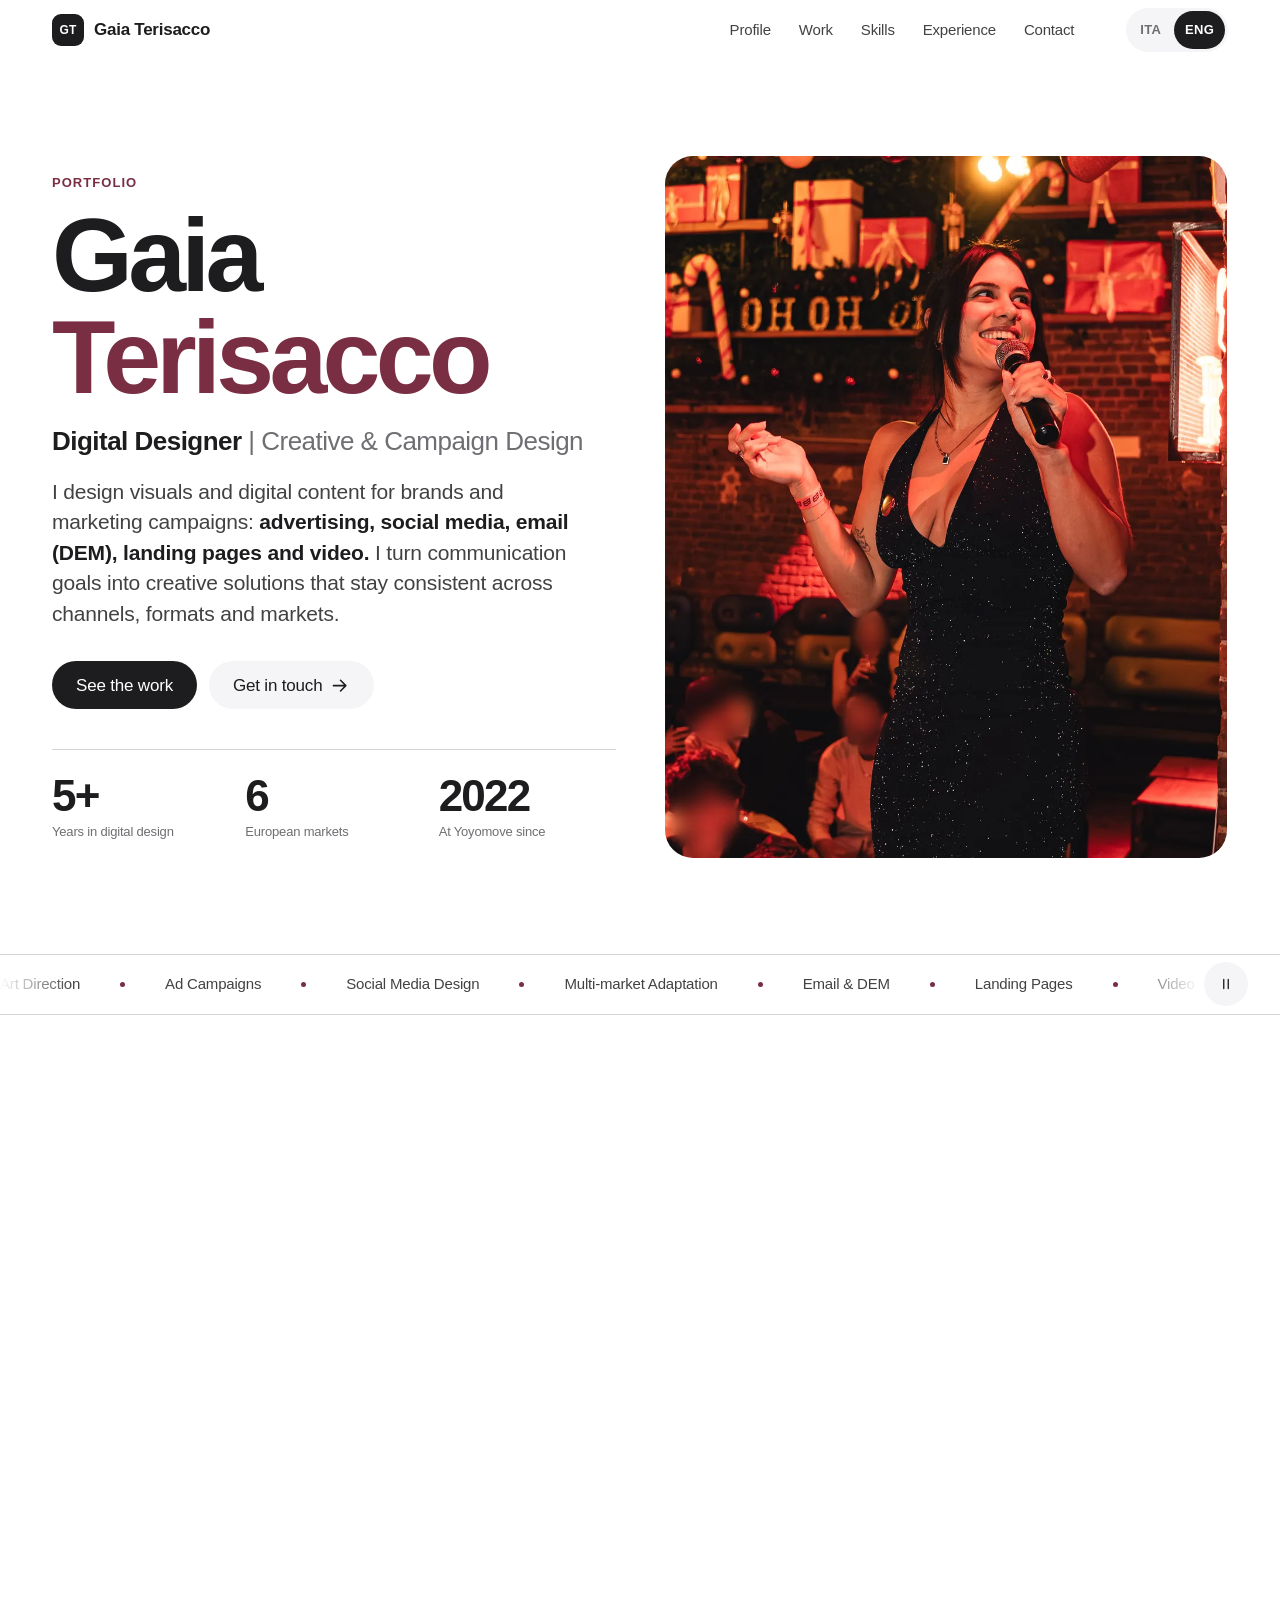
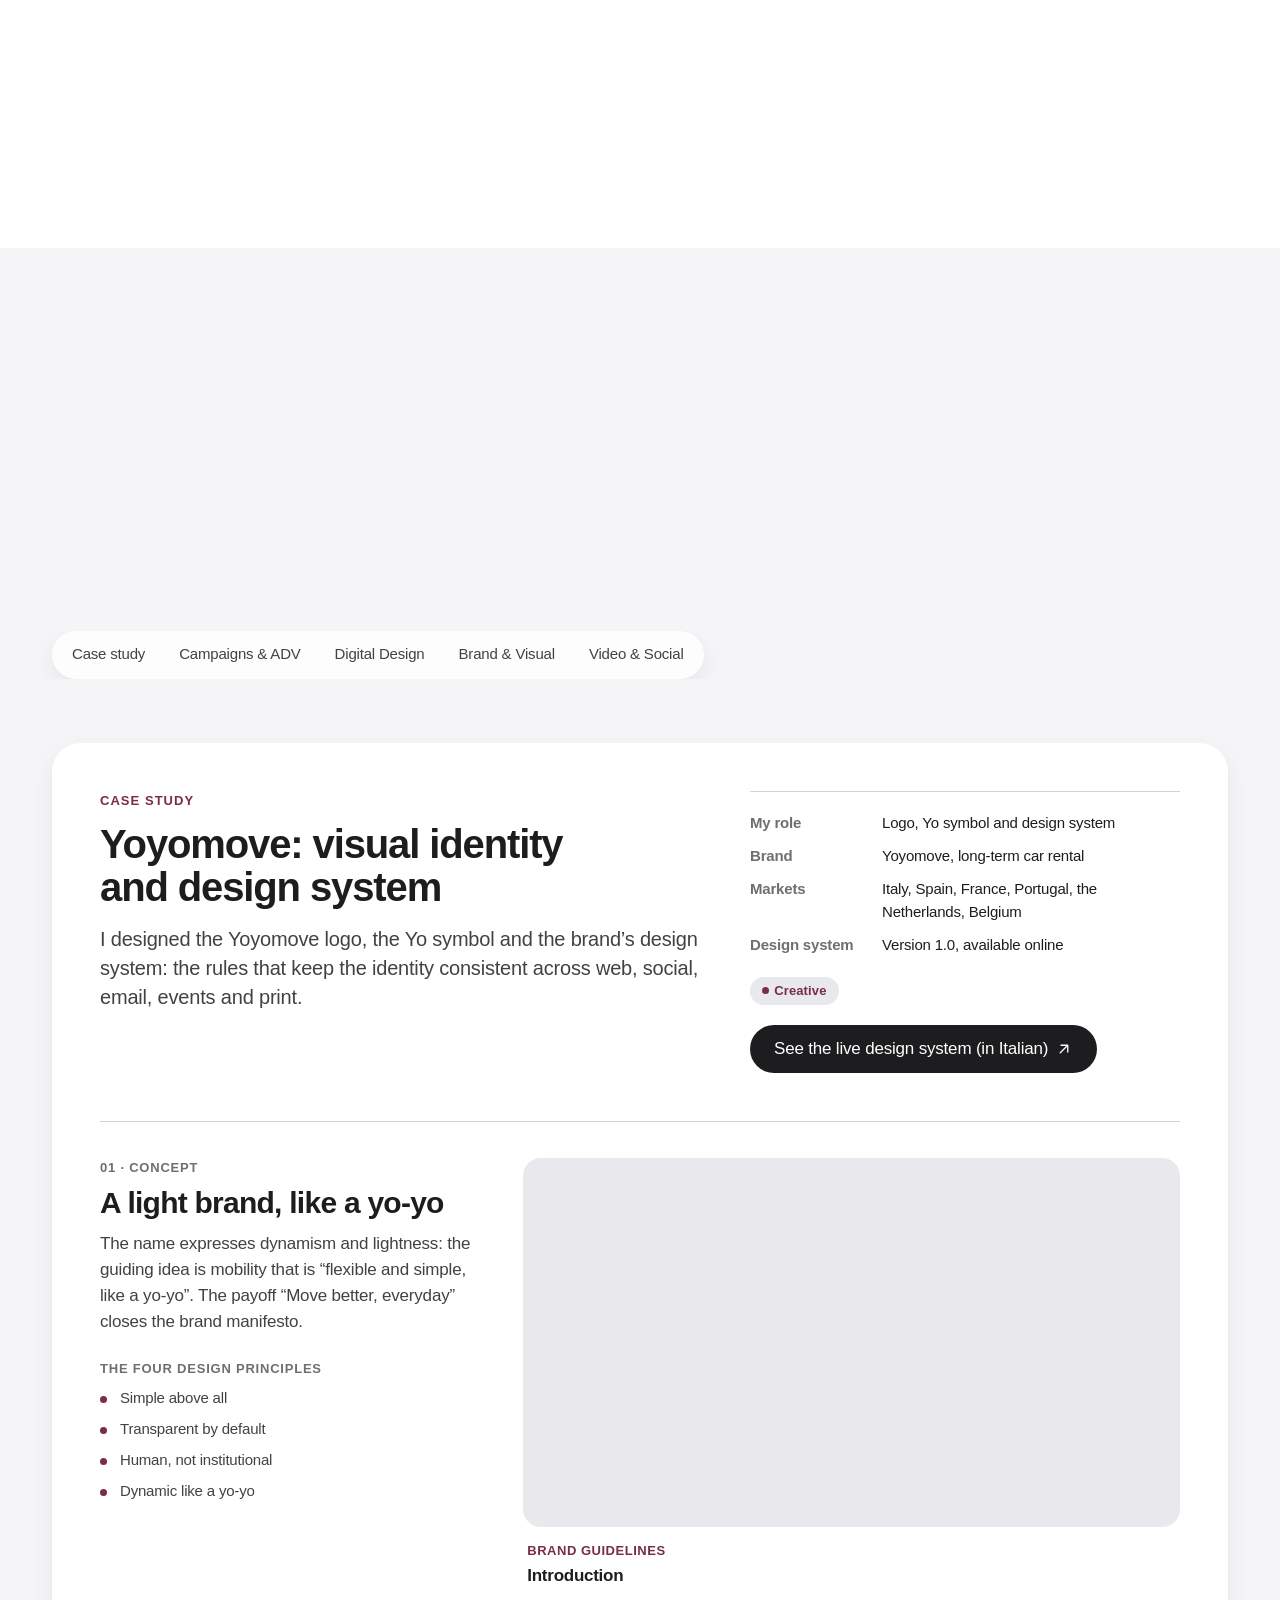
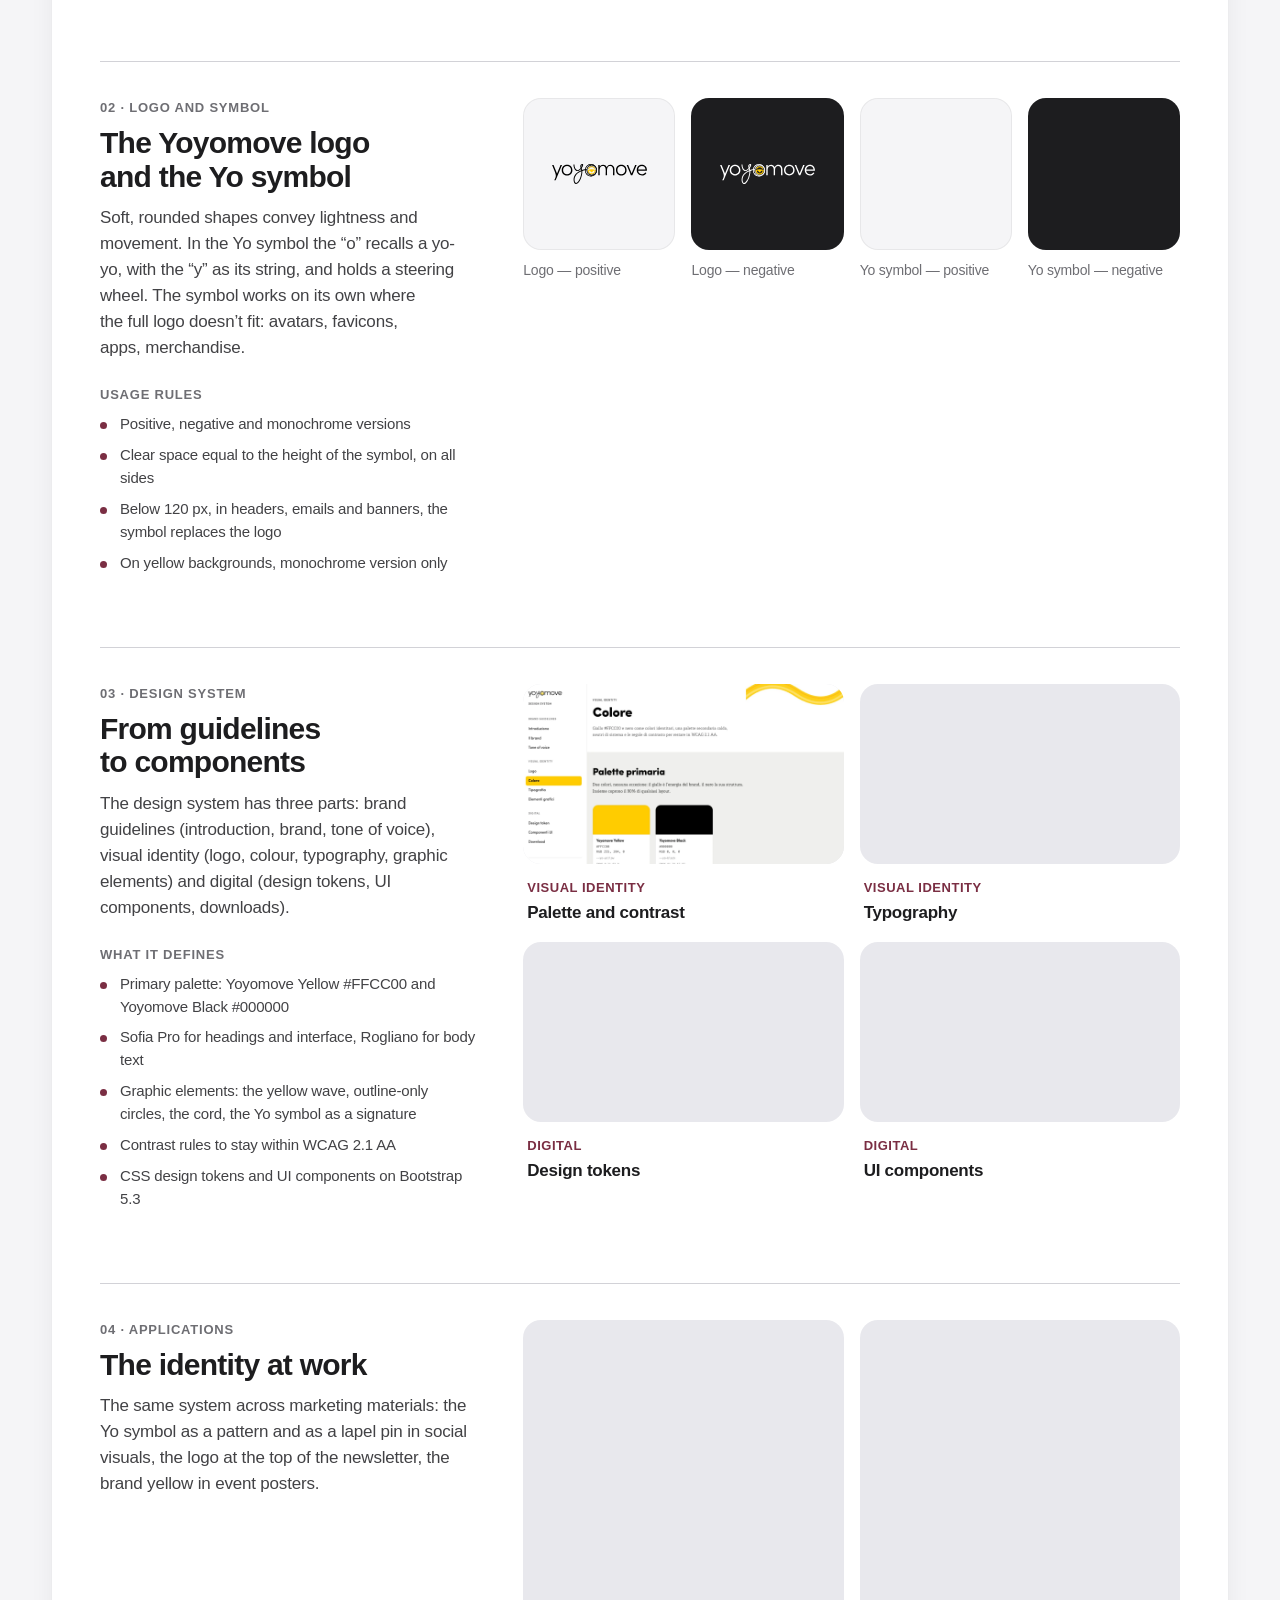
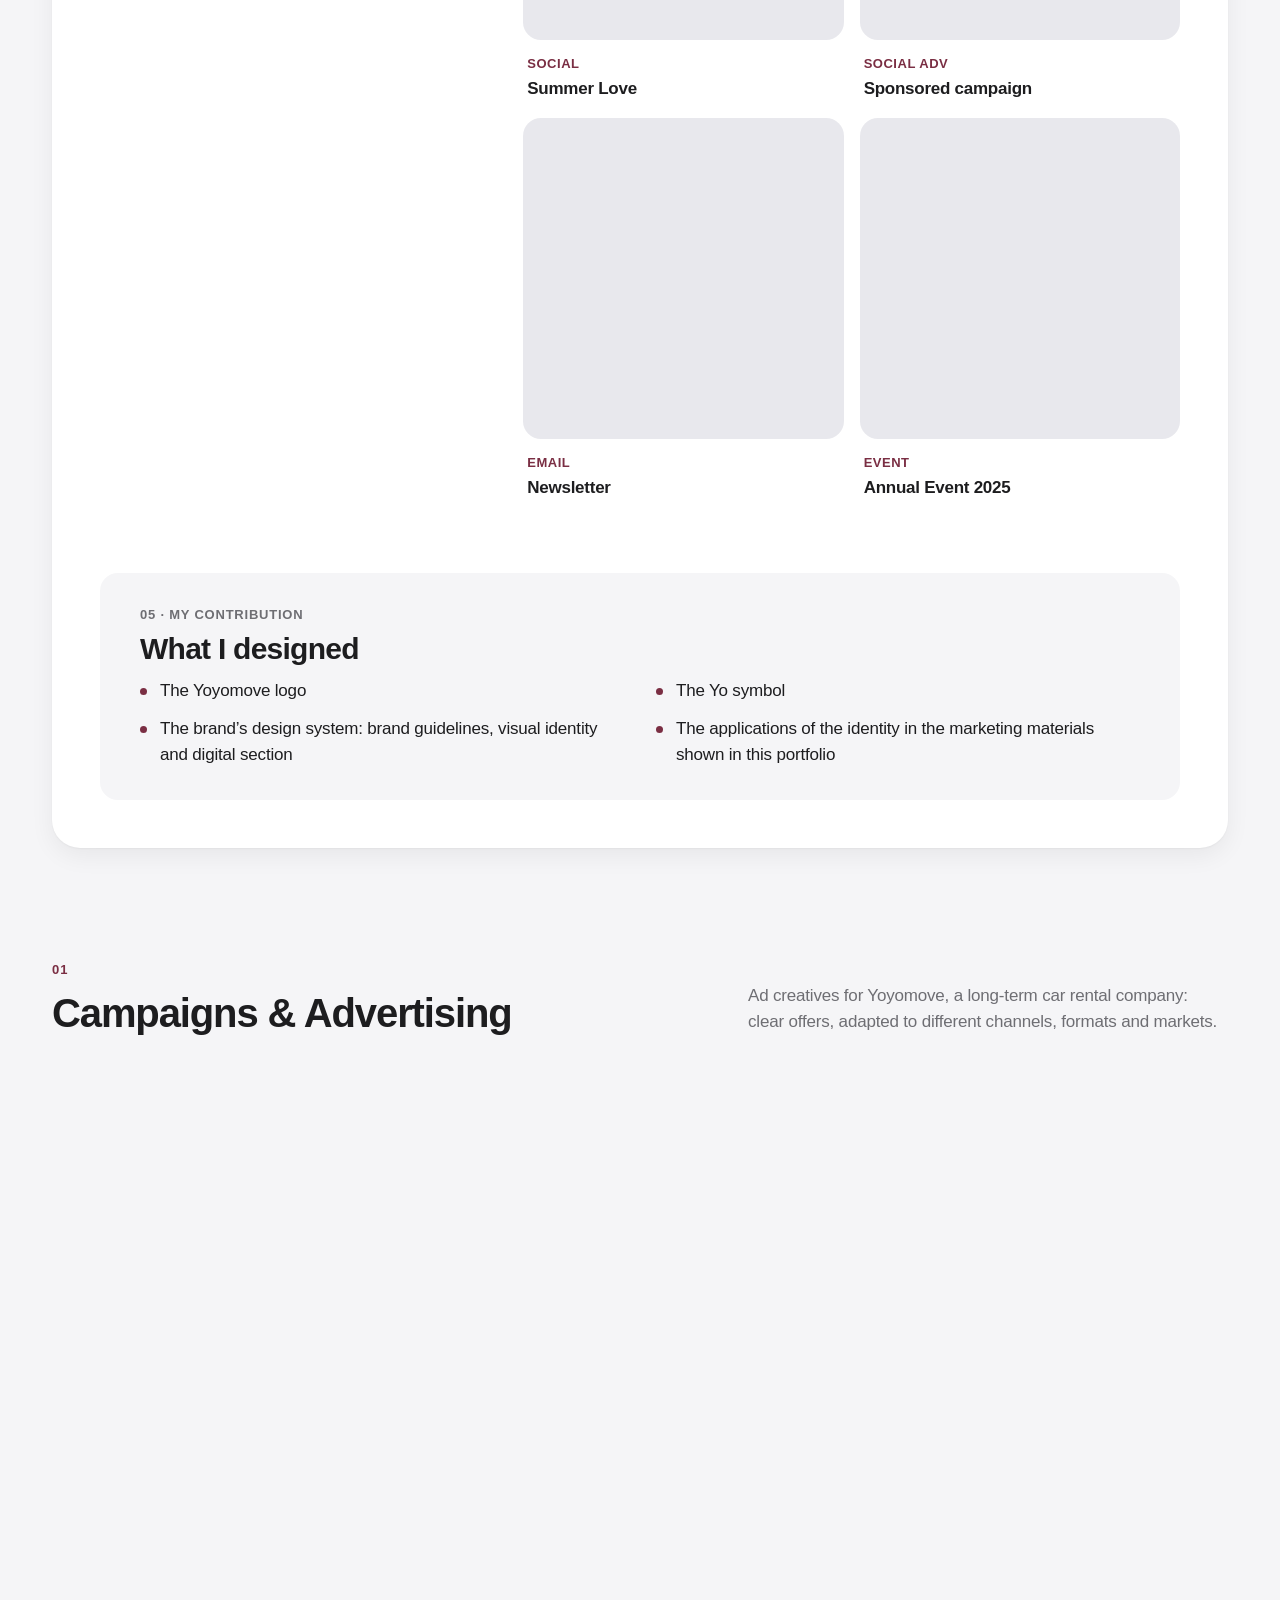
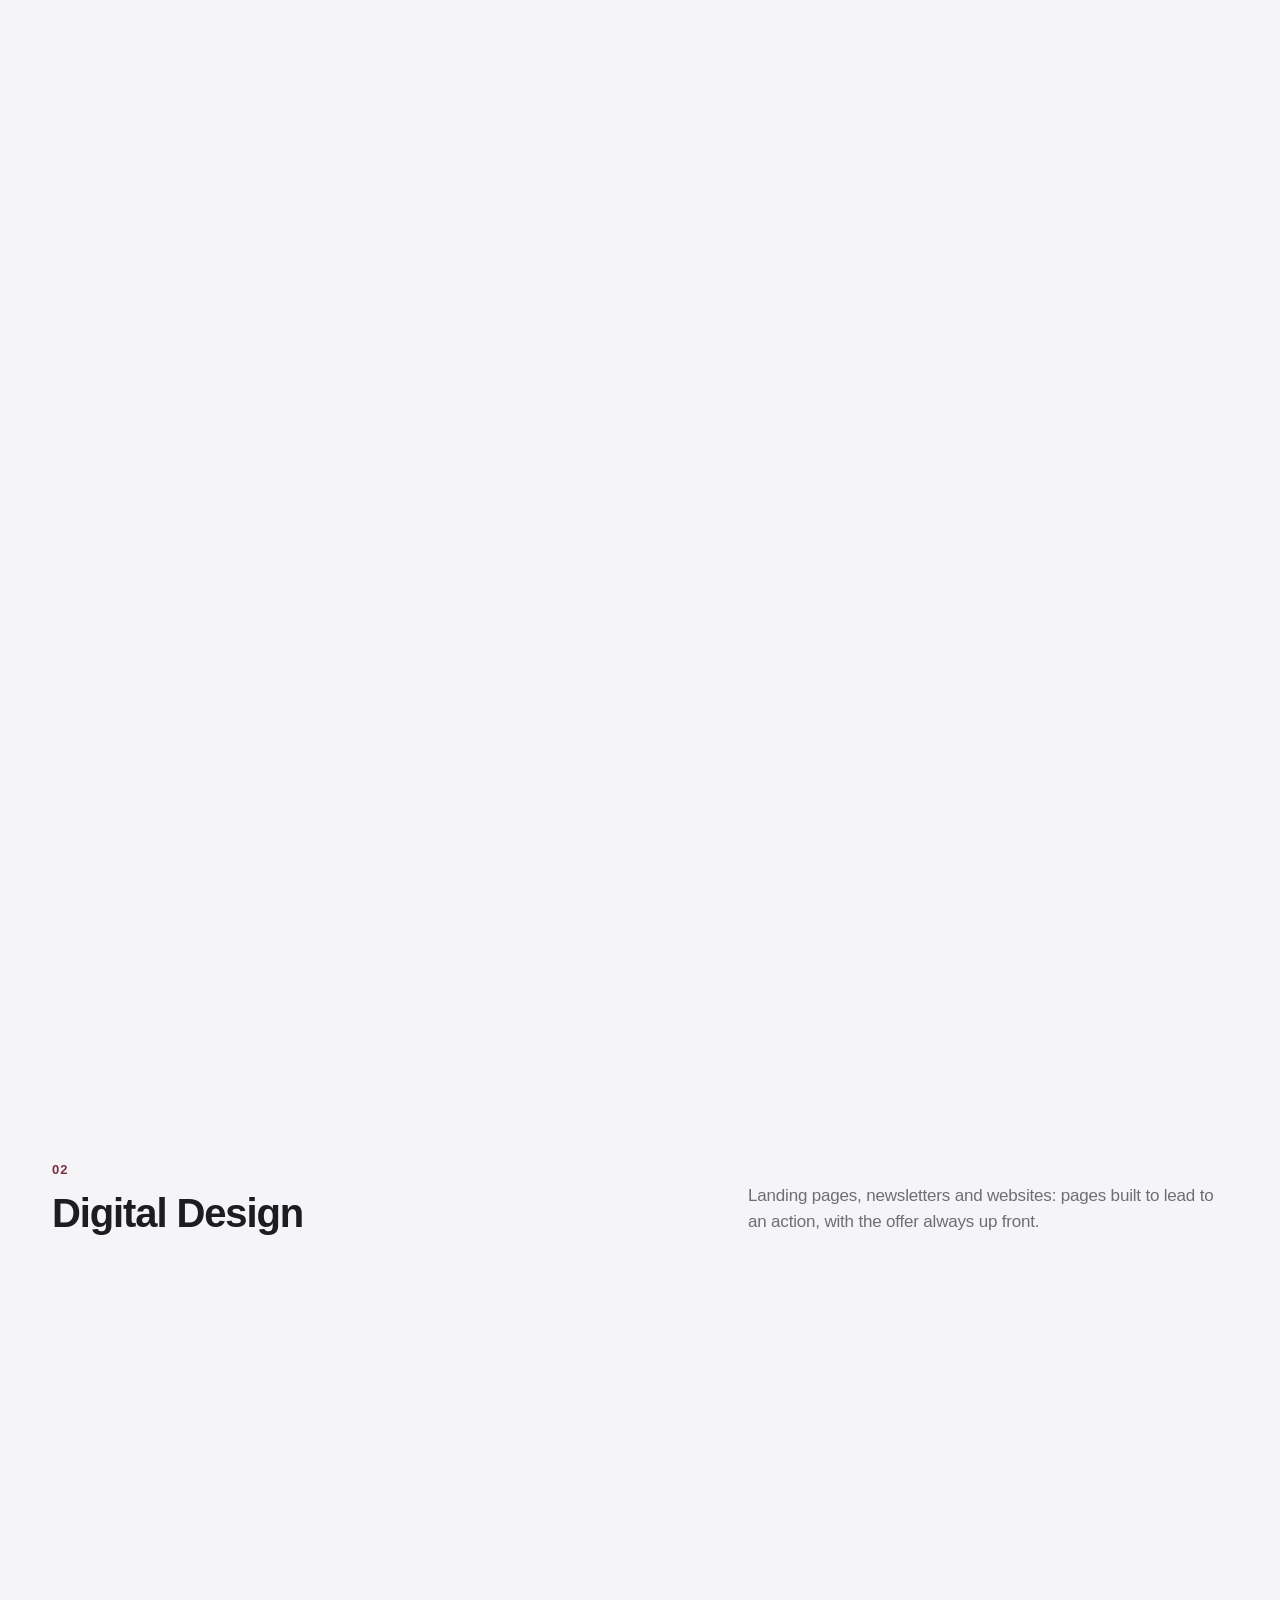
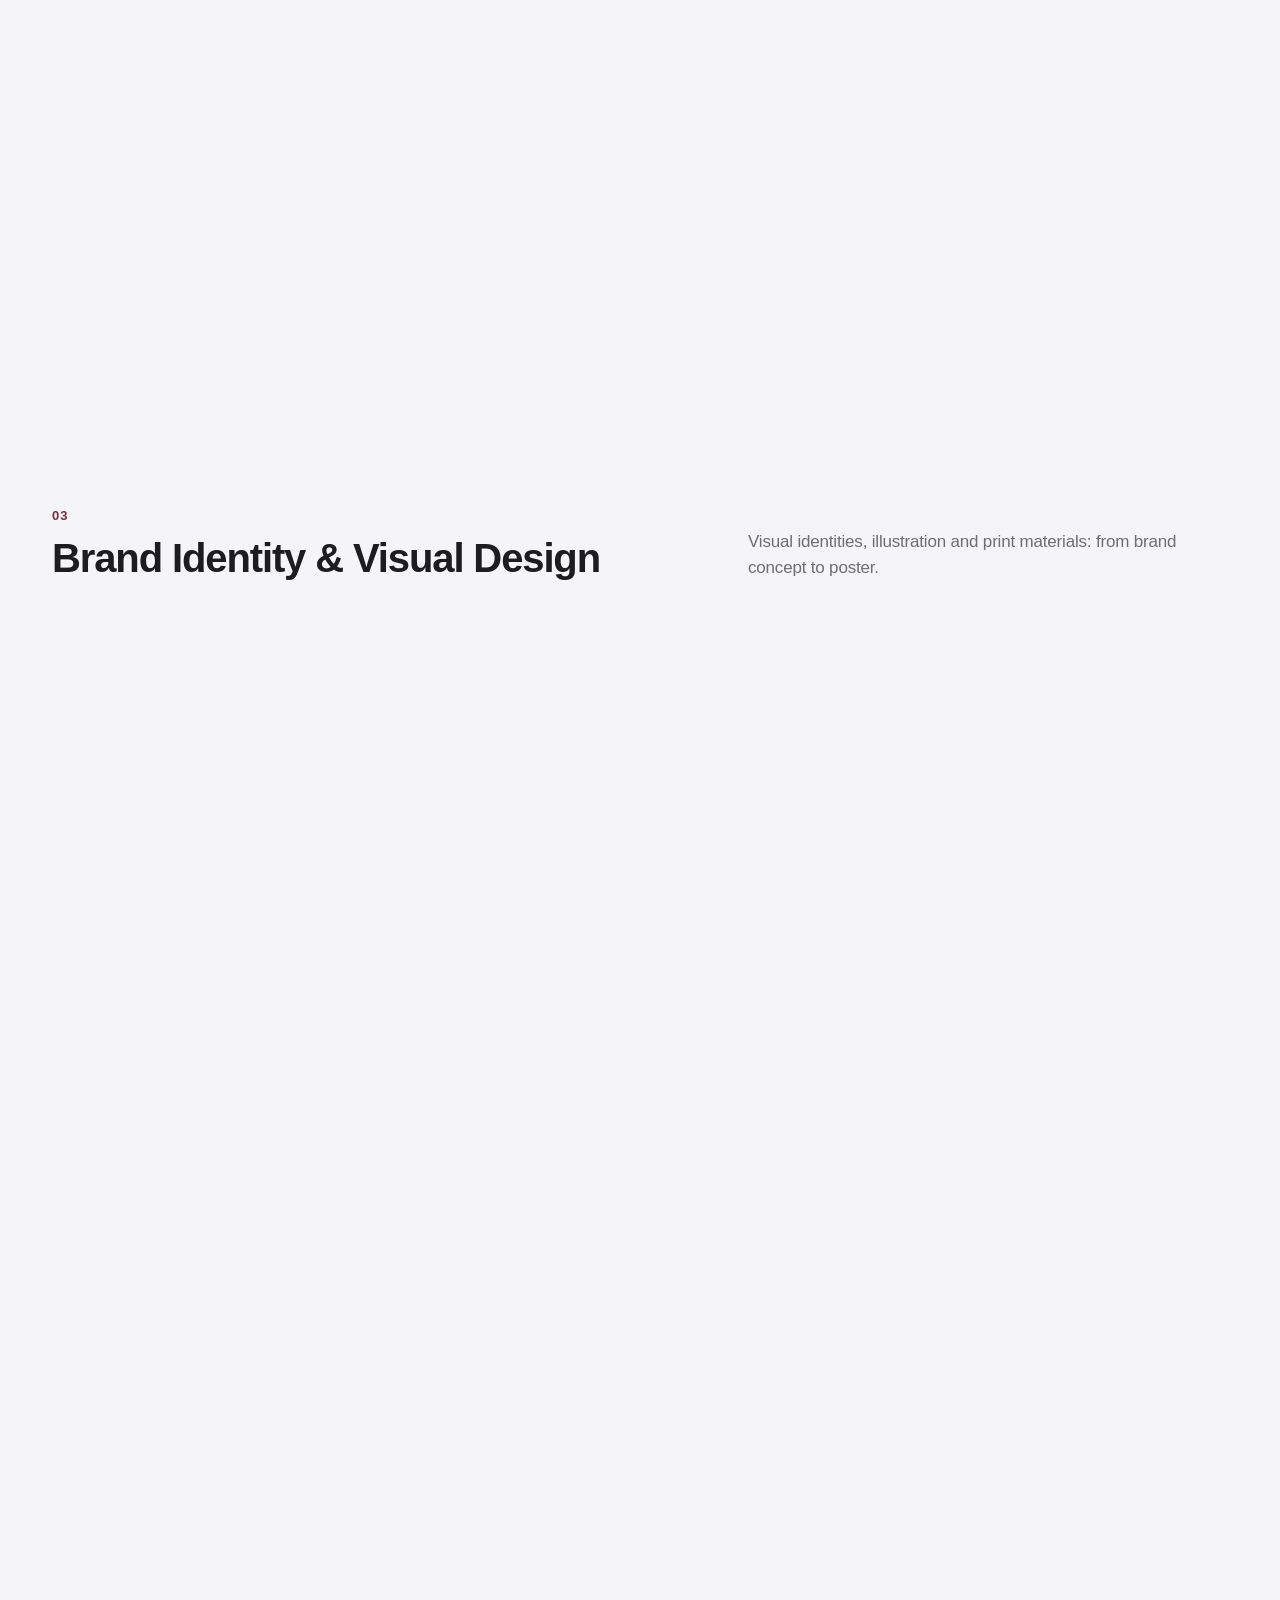
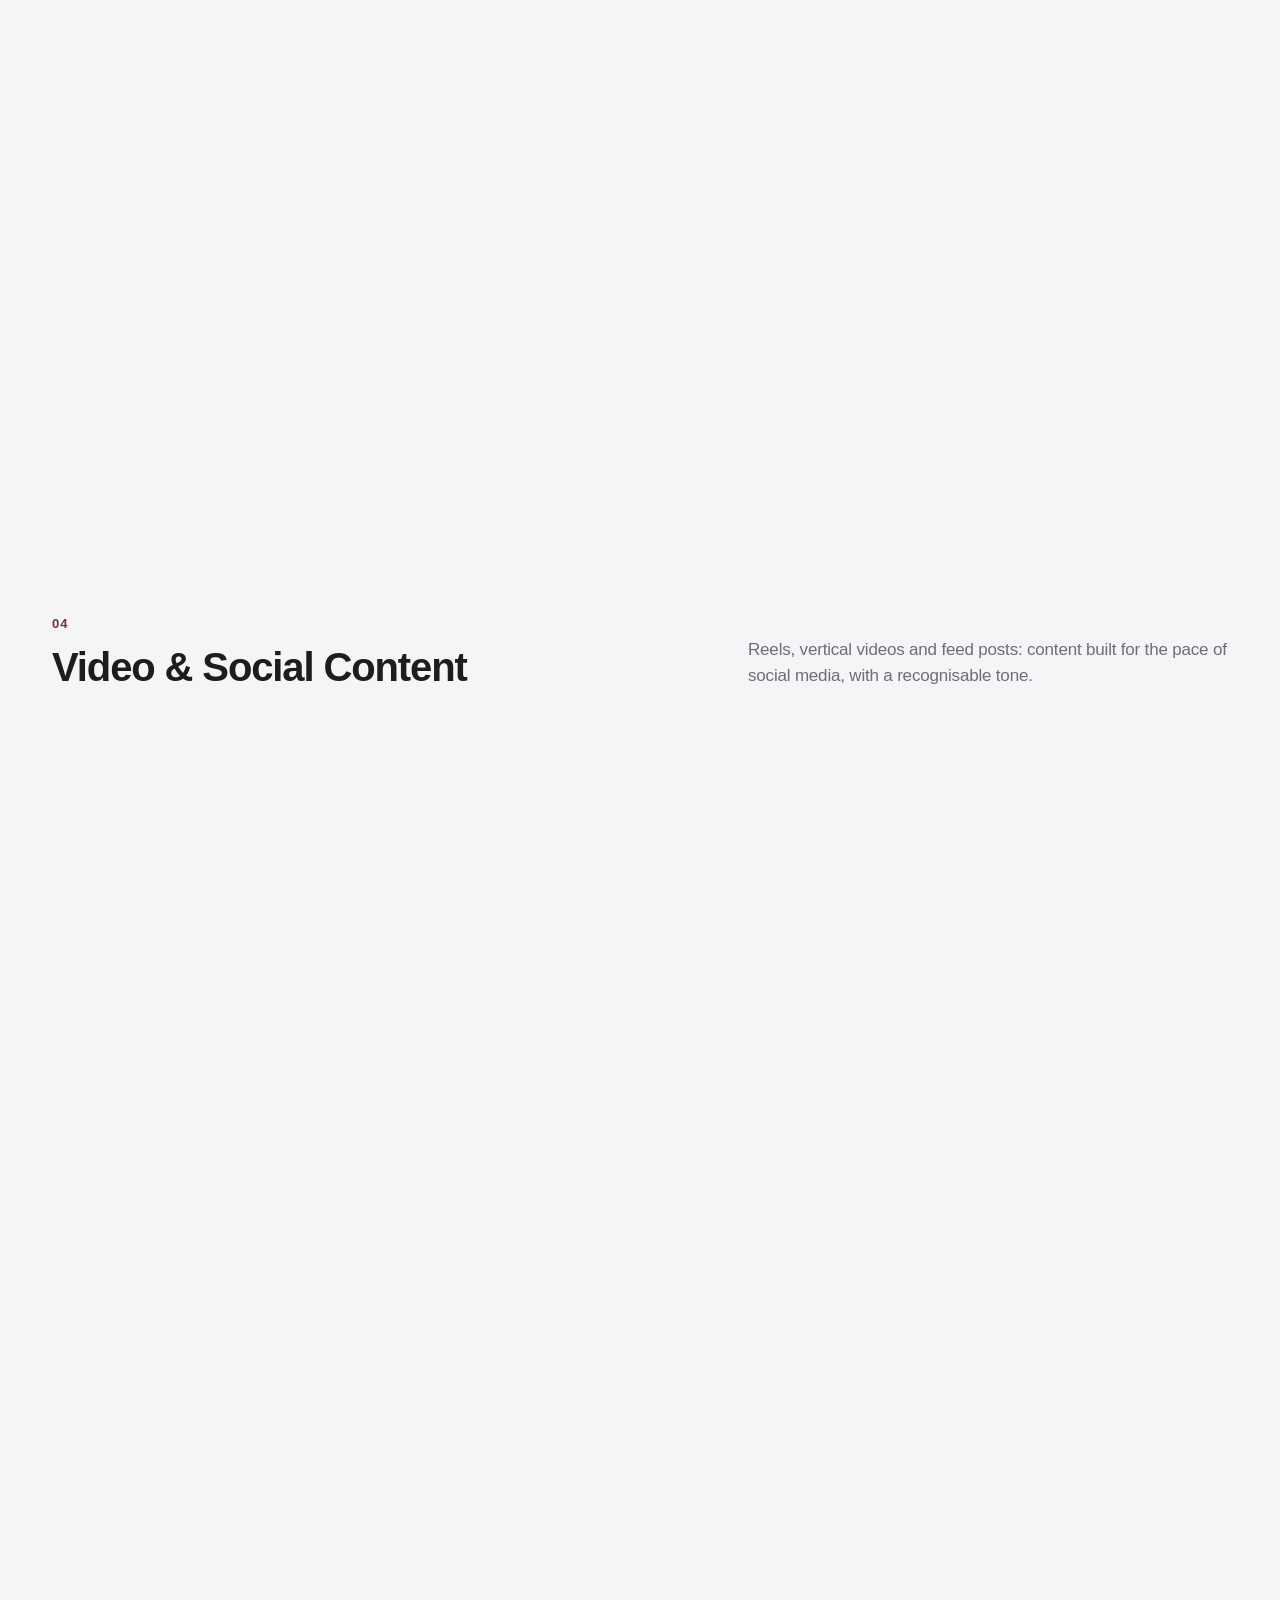
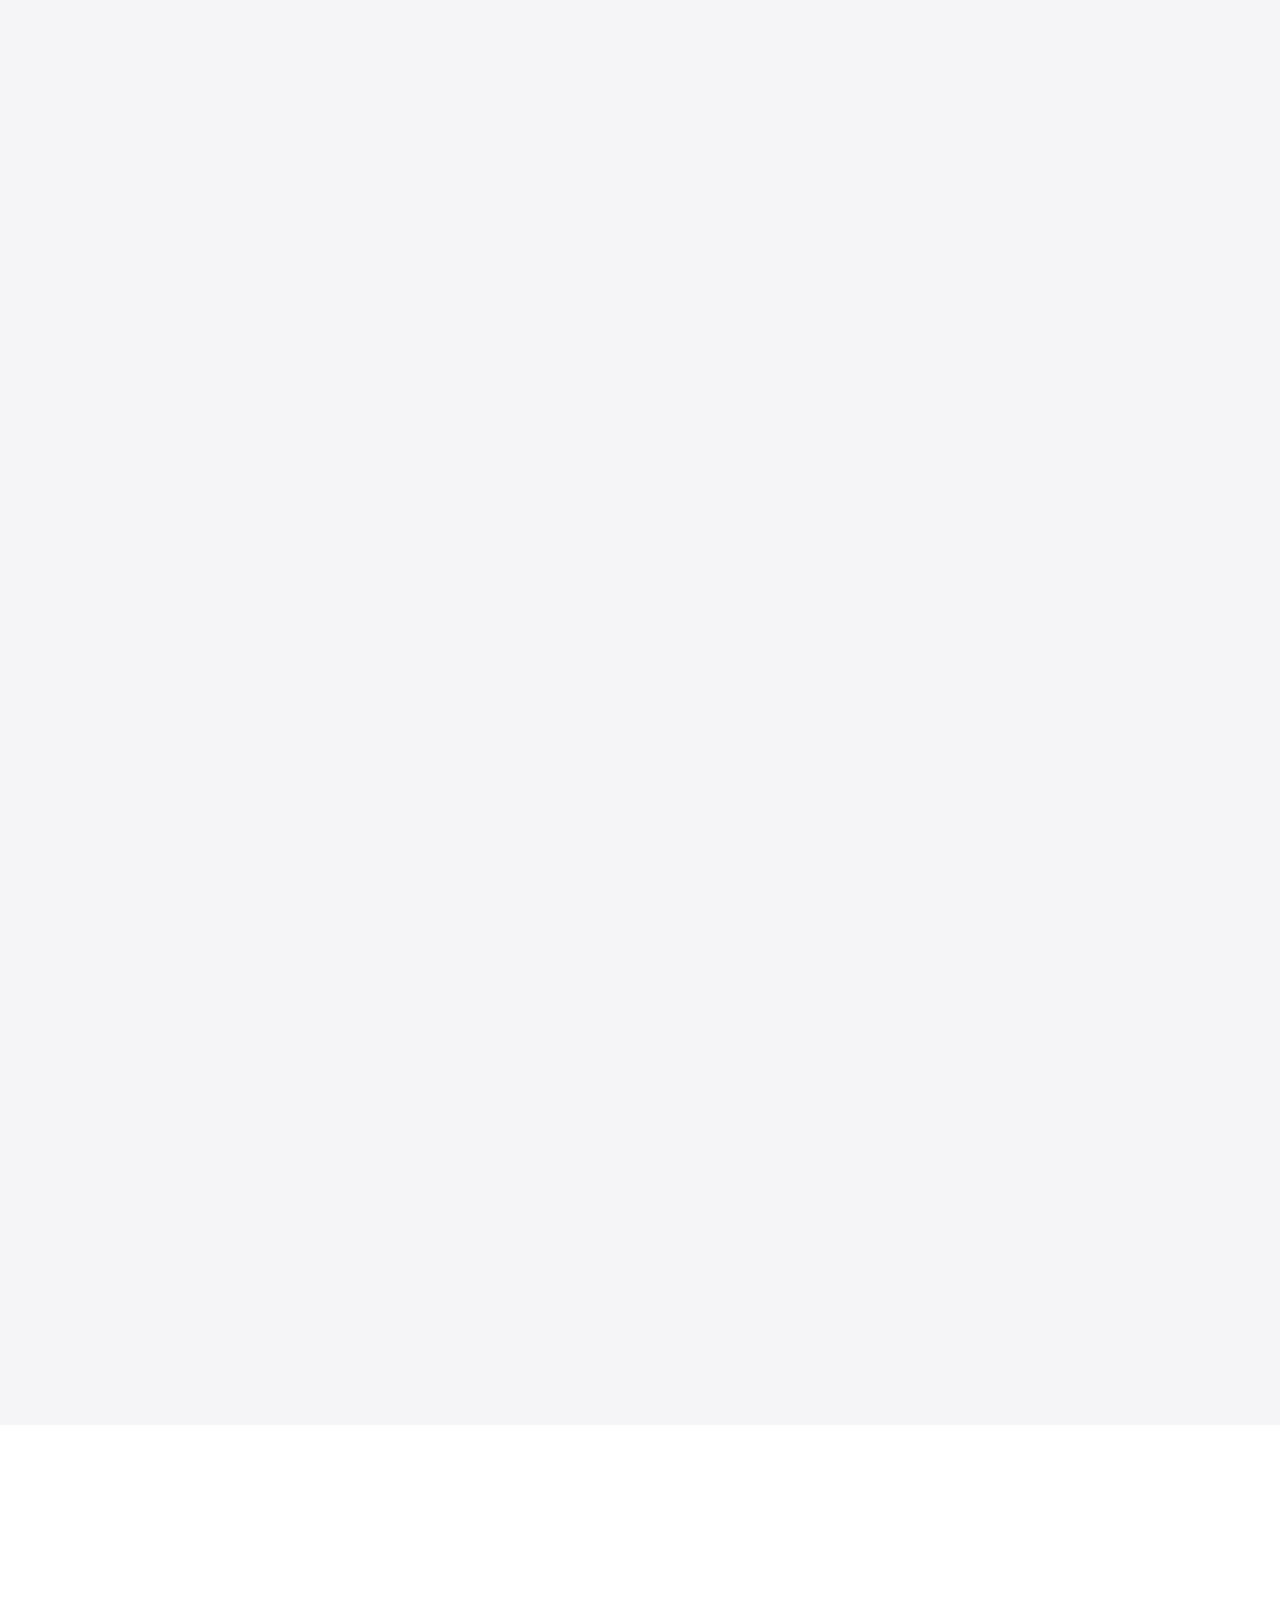
<file: en/index.html>
<!DOCTYPE html>
<html lang="en">
<head>
<meta charset="utf-8">
<meta name="viewport" content="width=device-width, initial-scale=1, viewport-fit=cover">
<meta http-equiv="Content-Security-Policy" content="default-src 'self'; img-src 'self' data:; style-src 'self'; script-src 'self' 'sha256-Du+OJKJSbdUgz5nrHeWWINvez6XKDDU/tyj/5c2uvwo='; font-src 'self'; connect-src 'self'; form-action 'none'; base-uri 'self'; object-src 'none'">
<meta name="referrer" content="strict-origin-when-cross-origin">
<!-- Private portfolio: reachable only via the link, excluded from search engines -->
<meta name="robots" content="noindex, nofollow">
<title>Gaia Terisacco — Digital Designer | Creative &amp; Campaign Design</title>
<meta name="description" content="Portfolio of Gaia Terisacco, Digital Designer: Yoyomove brand identity and design system, campaigns and ad creatives, social media, email (DEM), landing pages and video for several European markets.">
<meta name="author" content="Gaia Terisacco">
<meta name="color-scheme" content="light dark">
<meta name="theme-color" content="#ffffff" media="(prefers-color-scheme: light)">
<meta name="theme-color" content="#000000" media="(prefers-color-scheme: dark)">
<link rel="canonical" href="https://gaiateris.github.io/portfolio/en/">
<link rel="alternate" hreflang="it" href="https://gaiateris.github.io/portfolio/">
<link rel="alternate" hreflang="en" href="https://gaiateris.github.io/portfolio/en/">
<link rel="alternate" hreflang="x-default" href="https://gaiateris.github.io/portfolio/">

<meta property="og:type" content="website">
<meta property="og:locale" content="en_US">
<meta property="og:locale:alternate" content="it_IT">
<meta property="og:title" content="Gaia Terisacco — Digital Designer | Creative &amp; Campaign Design">
<meta property="og:description" content="Portfolio of Gaia Terisacco, Digital Designer: campaigns and ad creatives, social media, email (DEM), landing pages, video and brand identity for several European markets.">
<meta property="og:url" content="https://gaiateris.github.io/portfolio/en/">
<meta property="og:image" content="https://gaiateris.github.io/portfolio/assets/img/og-image.jpg">
<meta name="twitter:card" content="summary_large_image">

<link rel="icon" href="../favicon.svg" type="image/svg+xml">
<link rel="apple-touch-icon" href="../apple-touch-icon.png">

<script>document.documentElement.classList.add('js')</script>
<link rel="stylesheet" href="../assets/vendor/bootstrap/bootstrap.min.css?v=1b1cb0e2">
<link rel="stylesheet" href="../assets/css/style.css?v=b509a5dd">
<script src="../assets/js/main.js?v=d2250cf7" defer></script>

<script type="application/ld+json">{"@context":"https://schema.org","@type":"Person","name":"Gaia Terisacco","jobTitle":"Digital Designer","url":"https://gaiateris.github.io/portfolio/en/","image":"https://gaiateris.github.io/portfolio/assets/img/og-image.jpg","sameAs":["https://www.linkedin.com/in/gaia-terisacco-185802153/","https://www.instagram.com/gaia.teri/"]}</script>
</head>
<body>

<a class="skip-link" href="#main">Skip to content</a>

<!-- NAVIGATION — fixed at the top -->
<header class="site-nav" data-nav>
  <nav class="container nav-inner" aria-label="Main">
    <a class="nav-brand" href="#top" aria-label="Gaia Terisacco — back to top">
      <span class="nav-monogram" aria-hidden="true">GT</span>
      <span class="nav-name">Gaia Terisacco</span>
    </a>

    <div class="nav-right">
      <nav class="lang-switch" aria-label="Language">
        <a href="../" lang="it" hreflang="it">ITA</a>
        <a href="./" lang="en" hreflang="en" aria-current="true">ENG</a>
      </nav>
      <button class="nav-toggle" type="button" aria-expanded="false" aria-controls="nav-panel" aria-label="Open menu" data-label-open="Open menu" data-label-close="Close menu" data-nav-toggle>
        <svg class="icon icon-open" viewBox="0 0 24 24" width="24" height="24" fill="none" stroke="currentColor" stroke-width="1.75" stroke-linecap="round" stroke-linejoin="round" aria-hidden="true" focusable="false"><path d="M4 9h16M4 15h16"/></svg>
        <svg class="icon icon-close" viewBox="0 0 24 24" width="24" height="24" fill="none" stroke="currentColor" stroke-width="1.75" stroke-linecap="round" stroke-linejoin="round" aria-hidden="true" focusable="false"><path d="M6 6l12 12M18 6 6 18"/></svg>
      </button>
    </div>

    <div class="nav-panel" id="nav-panel" data-nav-panel>
      <ul class="nav-menu">
        <li><a class="nav-link-item" href="#about">Profile</a></li>
        <li><a class="nav-link-item" href="#work">Work</a></li>
        <li><a class="nav-link-item" href="#skills">Skills</a></li>
        <li><a class="nav-link-item" href="#experience">Experience</a></li>
        <li><a class="nav-link-item" href="#contact">Contact</a></li>
      </ul>
    </div>
  </nav>
</header>

<main id="main" tabindex="-1">

  <!-- HERO -->
  <section class="hero" id="top" aria-labelledby="hero-title">
    <div class="container">
      <div class="row align-items-center gy-5 gx-lg-5">
        <div class="col-lg-6">
          <p class="eyebrow">Portfolio</p>
          <h1 class="display-title" id="hero-title">Gaia <span class="text-accent">Terisacco</span></h1>
          <p class="hero-role">Digital Designer <span>| Creative &amp; Campaign Design</span></p>
          <p class="lead-text">I design visuals and digital content for brands and marketing campaigns: <strong>advertising, social media, email (DEM), landing pages and video.</strong> I turn communication goals into creative solutions that stay consistent across channels, formats and markets.</p>
          <div class="cta-row">
            <a class="btn-pill btn-pill--primary" href="#work">See the work</a>
            <a class="btn-pill btn-pill--secondary" href="#contact">Get in touch <svg class="icon" viewBox="0 0 24 24" width="24" height="24" fill="none" stroke="currentColor" stroke-width="1.75" stroke-linecap="round" stroke-linejoin="round" aria-hidden="true" focusable="false"><path d="M5 12h14M13 6l6 6-6 6"/></svg></a>
          </div>
          <dl class="stats">
            <div class="stat">
              <dt class="stat-label">Years in digital design</dt>
              <dd class="stat-value">5+</dd>
            </div>
            <div class="stat">
              <dt class="stat-label">European markets</dt>
              <dd class="stat-value">6</dd>
            </div>
            <div class="stat">
              <dt class="stat-label">At Yoyomove since</dt>
              <dd class="stat-value">2022</dd>
            </div>
          </dl>
        </div>
        <div class="col-lg-6">
          <div class="hero-media">
            <img src="../assets/img/gaia-terisacco-hero.webp" alt="Gaia Terisacco smiling with a microphone in hand at an event" fetchpriority="high" width="960" height="1200" decoding="async">
          </div>
        </div>
      </div>
    </div>
  </section>

  <!-- AREAS OF WORK -->
  <section class="ticker" aria-label="Areas of work" data-ticker>
    <div class="ticker-viewport">
      <ul class="ticker-track">
        <li>Art Direction</li><li>Ad Campaigns</li><li>Social Media Design</li><li>Multi-market Adaptation</li><li>Email &amp; DEM</li><li>Landing Pages</li><li>Video Editing</li><li>Brand Identity</li>
      </ul>
      <ul class="ticker-track ticker-track--clone" aria-hidden="true">
        <li>Art Direction</li><li>Ad Campaigns</li><li>Social Media Design</li><li>Multi-market Adaptation</li><li>Email &amp; DEM</li><li>Landing Pages</li><li>Video Editing</li><li>Brand Identity</li>
      </ul>
    </div>
    <button class="ticker-toggle" type="button" aria-pressed="false" data-ticker-toggle>
      <svg class="icon icon-pause" viewBox="0 0 24 24" width="24" height="24" fill="none" stroke="currentColor" stroke-width="1.75" stroke-linecap="round" stroke-linejoin="round" aria-hidden="true" focusable="false"><path d="M9 6v12M15 6v12"/></svg><svg class="icon icon-play" viewBox="0 0 24 24" width="24" height="24" fill="none" stroke="currentColor" stroke-width="1.75" stroke-linecap="round" stroke-linejoin="round" aria-hidden="true" focusable="false"><path d="m8 5 11 7-11 7Z"/></svg>
      <span class="visually-hidden">Pause the animation</span>
    </button>
  </section>

  <!-- PROFILE -->
  <section class="section" id="about" aria-labelledby="about-title">
    <div class="container">
      <div class="row gy-5 gx-lg-5">
        <div class="col-lg-7 reveal">
          <p class="eyebrow">Profile</p>
          <h2 class="section-title" id="about-title">From concept <span class="text-soft">to the last format.</span></h2>
          <p class="body-text">I’m Gaia, a digital designer with <strong>over 5 years of experience</strong> in visual design, visual communication and marketing content. I’ve been at <strong>Yoyomove</strong> since December 2022: I started as a web designer and content creator, and since January 2026 I’ve also been working on <strong>art direction and creative marketing</strong>. I designed the Yoyomove logo, the Yo symbol and the brand’s design system.</p>
          <p class="body-text">I create ad creatives, social visuals, email campaigns (DEM), landing pages, video and materials for partners, events and print, adapting formats and languages for <em>Italy, Spain, France, Portugal, the Netherlands and Belgium</em>. I contribute to developing campaign concepts and visual languages, and I make sure every adaptation stays true to the original idea.</p>
          <p class="body-text">Outside of work I do pole dancing and live for cinema and music.</p>
        </div>
        <div class="col-lg-5 reveal">
          <h3 class="item-title mb-3">How to read this portfolio</h3>
          <ul class="guide-list">
            <li class="guide-card">
              <p class="role-tag role-tag--creative">Creative</p>
              <h4 class="guide-title">Digital Art Director · Creative Designer</h4>
              <p class="item-text">Concepts and visual languages, brand identity, posters and editorial, video content.</p>
              <ul class="guide-links">
                <li><a class="chip-link" href="#case-yoyomove">Yoyomove case study</a></li>
                <li><a class="chip-link" href="#work-brand">Brand &amp; Visual</a></li>
                <li><a class="chip-link" href="#work-social">Video &amp; Social</a></li>
              </ul>
            </li>
            <li class="guide-card">
              <p class="role-tag role-tag--marketing">Marketing</p>
              <h4 class="guide-title">Digital Marketing Designer · Performance Creative</h4>
              <p class="item-text">Ad creatives, adaptations for multiple markets and languages, email campaigns, newsletters and landing pages.</p>
              <ul class="guide-links">
                <li><a class="chip-link" href="#work-campaigns">Campaigns &amp; ADV</a></li>
                <li><a class="chip-link" href="#work-digital">Digital Design</a></li>
              </ul>
            </li>
          </ul>
        </div>
      </div>
    </div>
  </section>

  <!-- WORK -->
  <section class="section section--alt" id="work" aria-labelledby="work-title">
    <div class="container">
      <div class="section-head reveal">
        <p class="eyebrow">Selected work</p>
        <h2 class="section-title" id="work-title">What I’ve designed</h2>
        <p class="body-text mb-0">It opens with the case study on the Yoyomove identity. Each project shows the context, my role and the materials delivered. The <span class="role-tag role-tag--creative">Creative</span> and <span class="role-tag role-tag--marketing">Marketing</span> labels show which profile it is most relevant to.</p>
      </div>

      <nav class="segmented" aria-label="Project categories">
        <ul>
          <li><a href="#case-yoyomove">Case study</a></li>
          <li><a href="#work-campaigns">Campaigns &amp; ADV</a></li>
          <li><a href="#work-digital">Digital Design</a></li>
          <li><a href="#work-brand">Brand &amp; Visual</a></li>
          <li><a href="#work-social">Video &amp; Social</a></li>
        </ul>
      </nav>

      <!-- CASE STUDY: YOYOMOVE -->
      <section class="work-group case" id="case-yoyomove" aria-labelledby="case-yoyomove-title">
        <header class="case-head">
          <div>
            <p class="eyebrow">Case study</p>
            <h3 class="group-title" id="case-yoyomove-title">Yoyomove: visual identity and design system</h3>
            <p class="case-lead">I designed the Yoyomove logo, the Yo symbol and the brand’s design system: the rules that keep the identity consistent across web, social, email, events and print.</p>
          </div>
          <div class="case-summary">
            <dl class="project-facts">
              <div><dt>My role</dt><dd>Logo, Yo symbol and design system</dd></div>
              <div><dt>Brand</dt><dd>Yoyomove, long-term car rental</dd></div>
              <div><dt>Markets</dt><dd>Italy, Spain, France, Portugal, the Netherlands, Belgium</dd></div>
              <div><dt>Design system</dt><dd>Version 1.0, available online</dd></div>
            </dl>
            <ul class="role-tags" aria-label="Relevant for"><li class="role-tag role-tag--creative">Creative</li></ul>
            <p class="ds-cta"><a class="btn-pill btn-pill--primary" href="https://landing.yoyomove.com/it/design-system/index.html" target="_blank" rel="noopener noreferrer" hreflang="it">See the live design system (in Italian)<svg class="icon" viewBox="0 0 24 24" width="24" height="24" fill="none" stroke="currentColor" stroke-width="1.75" stroke-linecap="round" stroke-linejoin="round" aria-hidden="true" focusable="false"><path d="M7 17 17 7M8 7h9v9"/></svg><span class="visually-hidden"> (opens in a new tab)</span></a></p>
          </div>
        </header>

        <article class="project case-step" aria-labelledby="case-concept">
          <div class="project-info">
            <p class="project-client">01 · Concept</p>
            <h4 class="project-title" id="case-concept">A light brand, like a yo-yo</h4>
            <p class="project-text">The name expresses dynamism and lightness: the guiding idea is mobility that is “flexible and simple, like a yo-yo”. The payoff “Move better, everyday” closes the brand manifesto.</p>
            <p class="case-rules-title">The four design principles</p>
            <ul class="case-rules"><li>Simple above all</li><li>Transparent by default</li><li>Human, not institutional</li><li>Dynamic like a yo-yo</li></ul>
          </div>
          <div class="project-media">
            <figure class="tile"><a class="tile-link ar-16-9 tile-link--top" href="../assets/img/design-system/index.webp" data-lightbox data-caption="Brand guidelines — Introduction to the Yoyomove design system"><img src="../assets/img/design-system/index.webp" alt="Introduction page of the Yoyomove design system with the downloadable brand book" width="1200" height="750" loading="lazy" decoding="async"></a><figcaption class="card-caption"><span class="caption-kicker">Brand guidelines</span><span class="caption-title">Introduction</span></figcaption></figure>
          </div>
        </article>

        <article class="project case-step" aria-labelledby="case-logo">
          <div class="project-info">
            <p class="project-client">02 · Logo and symbol</p>
            <h4 class="project-title" id="case-logo">The Yoyomove logo and the Yo symbol</h4>
            <p class="project-text">Soft, rounded shapes convey lightness and movement. In the Yo symbol the “o” recalls a yo-yo, with the “y” as its string, and holds a steering wheel. The symbol works on its own where the full logo doesn’t fit: avatars, favicons, apps, merchandise.</p>
            <p class="case-rules-title">Usage rules</p>
            <ul class="case-rules"><li>Positive, negative and monochrome versions</li><li>Clear space equal to the height of the symbol, on all sides</li><li>Below 120 px, in headers, emails and banners, the symbol replaces the logo</li><li>On yellow backgrounds, monochrome version only</li></ul>
          </div>
          <div class="project-media">
            <ul class="brand-grid brand-grid--4">
              <li class="brand-tile"><figure><div class="brand-media brand-media--light brand-media--contain"><img src="../assets/img/brand/yoyomove-black.svg" alt="Yoyomove logo, black positive version" width="600" height="124" loading="lazy" decoding="async"></div><figcaption class="caption">Logo — positive</figcaption></figure></li>
              <li class="brand-tile"><figure><div class="brand-media brand-media--dark brand-media--contain"><img src="../assets/img/brand/yoyomove-white.svg" alt="Yoyomove logo, white negative version" width="600" height="124" loading="lazy" decoding="async"></div><figcaption class="caption">Logo — negative</figcaption></figure></li>
              <li class="brand-tile"><figure><div class="brand-media brand-media--light brand-media--contain"><img src="../assets/img/brand/yo-black.webp" alt="Yo symbol, positive version" width="720" height="598" loading="lazy" decoding="async"></div><figcaption class="caption">Yo symbol — positive</figcaption></figure></li>
              <li class="brand-tile"><figure><div class="brand-media brand-media--dark brand-media--contain"><img src="../assets/img/brand/yo-white.webp" alt="Yo symbol, negative version" width="720" height="598" loading="lazy" decoding="async"></div><figcaption class="caption">Yo symbol — negative</figcaption></figure></li>
            </ul>
          </div>
        </article>

        <article class="project case-step" aria-labelledby="case-system">
          <div class="project-info">
            <p class="project-client">03 · Design system</p>
            <h4 class="project-title" id="case-system">From guidelines to components</h4>
            <p class="project-text">The design system has three parts: brand guidelines (introduction, brand, tone of voice), visual identity (logo, colour, typography, graphic elements) and digital (design tokens, UI components, downloads).</p>
            <p class="case-rules-title">What it defines</p>
            <ul class="case-rules"><li>Primary palette: Yoyomove Yellow #FFCC00 and Yoyomove Black #000000</li><li>Sofia Pro for headings and interface, Rogliano for body text</li><li>Graphic elements: the yellow wave, outline-only circles, the cord, the Yo symbol as a signature</li><li>Contrast rules to stay within WCAG 2.1 AA</li><li>CSS design tokens and UI components on Bootstrap 5.3</li></ul>
          </div>
          <div class="project-media">
            <ul class="gallery gallery--pair">
              <li><figure class="tile"><a class="tile-link ar-16-9 tile-link--top" href="../assets/img/design-system/colore.webp" data-lightbox data-caption="Visual identity — Palette and contrast"><img src="../assets/img/design-system/colore.webp" alt="Colour page of the Yoyomove design system: primary palette with yellow #FFCC00 and black, HEX, RGB and CMYK values" width="1400" height="875" loading="lazy" decoding="async"></a><figcaption class="card-caption"><span class="caption-kicker">Visual identity</span><span class="caption-title">Palette and contrast</span></figcaption></figure></li>
              <li><figure class="tile"><a class="tile-link ar-16-9 tile-link--top" href="../assets/img/design-system/tipografia.webp" data-lightbox data-caption="Visual identity — Typography"><img src="../assets/img/design-system/tipografia.webp" alt="Typography page: Sofia Pro for headings and interface, Rogliano for body text, with the weights in use" width="1200" height="750" loading="lazy" decoding="async"></a><figcaption class="card-caption"><span class="caption-kicker">Visual identity</span><span class="caption-title">Typography</span></figcaption></figure></li>
              <li><figure class="tile"><a class="tile-link ar-16-9 tile-link--top" href="../assets/img/design-system/token.webp" data-lightbox data-caption="Digital — Design tokens"><img src="../assets/img/design-system/token.webp" alt="Design tokens page: colour, typography, spacing and shape as CSS variables" width="1200" height="750" loading="lazy" decoding="async"></a><figcaption class="card-caption"><span class="caption-kicker">Digital</span><span class="caption-title">Design tokens</span></figcaption></figure></li>
              <li><figure class="tile"><a class="tile-link ar-16-9 tile-link--top" href="../assets/img/design-system/componenti.webp" data-lightbox data-caption="Digital — UI components"><img src="../assets/img/design-system/componenti.webp" alt="UI components page: buttons, cards, forms and notes built in HTML and CSS on Bootstrap 5.3" width="1200" height="750" loading="lazy" decoding="async"></a><figcaption class="card-caption"><span class="caption-kicker">Digital</span><span class="caption-title">UI components</span></figcaption></figure></li>
            </ul>
          </div>
        </article>

        <article class="project case-step" aria-labelledby="case-apps">
          <div class="project-info">
            <p class="project-client">04 · Applications</p>
            <h4 class="project-title" id="case-apps">The identity at work</h4>
            <p class="project-text">The same system across marketing materials: the Yo symbol as a pattern and as a lapel pin in social visuals, the logo at the top of the newsletter, the brand yellow in event posters.</p>
          </div>
          <div class="project-media">
            <ul class="gallery gallery--pair">
              <li><figure class="tile"><a class="tile-link ar-1" href="../assets/img/social/summer-love.webp" data-lightbox data-caption="Social — Summer Love"><img src="../assets/img/social/summer-love.webp" alt="Summer Love social visual for Yoyomove with music player graphics and the Yo symbol repeated as a pattern" width="900" height="900" loading="lazy" decoding="async"></a><figcaption class="card-caption"><span class="caption-kicker">Social</span><span class="caption-title">Summer Love</span></figcaption></figure></li>
              <li><figure class="tile"><a class="tile-link ar-1 tile-link--top" href="../assets/img/social/business-lease.webp" data-lightbox data-caption="Social ad — Long-term rental is worth it for private customers too"><img src="../assets/img/social/business-lease.webp" alt="Yoyomove creative on a yellow background with coins and a jacket wearing a Yo symbol pin" width="900" height="1125" loading="lazy" decoding="async"></a><figcaption class="card-caption"><span class="caption-kicker">Social ADV</span><span class="caption-title">Sponsored campaign</span></figcaption></figure></li>
              <li><figure class="tile"><a class="tile-link ar-1 tile-link--top" href="../assets/img/web/newsletter.webp" data-lightbox data-caption="Email — Yoyomove newsletter"><img src="../assets/img/web/newsletter.webp" alt="Header of the Yoyomove newsletter with logo, Trustpilot rating and the Special Offers headline" width="1200" height="1648" loading="lazy" decoding="async"></a><figcaption class="card-caption"><span class="caption-kicker">Email</span><span class="caption-title">Newsletter</span></figcaption></figure></li>
              <li><figure class="tile"><a class="tile-link ar-1 tile-link--top" href="../assets/img/print/annual-event-2025.webp" data-lightbox data-caption="Event — Annual Event 2025"><img src="../assets/img/print/annual-event-2025.webp" alt="Yellow poster for the Yoyomove Annual Event 2025 with the logo and the words “move better everyday”" width="1000" height="1391" loading="lazy" decoding="async"></a><figcaption class="card-caption"><span class="caption-kicker">Event</span><span class="caption-title">Annual Event 2025</span></figcaption></figure></li>
            </ul>
          </div>
        </article>

        <div class="case-role">
          <p class="project-client">05 · My contribution</p>
          <h4 class="project-title">What I designed</h4>
          <ul class="case-rules case-rules--strong"><li>The Yoyomove logo</li><li>The Yo symbol</li><li>The brand’s design system: brand guidelines, visual identity and digital section</li><li>The applications of the identity in the marketing materials shown in this portfolio</li></ul>
        </div>
      </section>

      <!-- CAMPAIGNS & ADVERTISING -->
      <section class="work-group" id="work-campaigns" aria-labelledby="work-campaigns-title">
        <header class="group-header"><div><p class="eyebrow">01</p><h3 class="group-title" id="work-campaigns-title">Campaigns &amp; Advertising</h3></div><p class="group-desc">Ad creatives for Yoyomove, a long-term car rental company: clear offers, adapted to different channels, formats and markets.</p></header>

        <article class="project reveal" aria-labelledby="p-nlt">
          <div class="project-info">
            <p class="project-client">Yoyomove · Advertising</p>
            <h4 class="project-title" id="p-nlt">Rental offers for multiple markets</h4>
            <p class="project-text">Visuals for long-term rental offers: car, monthly price and terms have to read at a glance, including when the creative is adapted to another market and language.</p>
            <dl class="project-facts">
              <div><dt>Role</dt><dd>Creative design, format and language adaptation</dd></div>
              <div><dt>Deliverables</dt><dd>Social ad visuals</dd></div>
              <div><dt>Markets</dt><dd>In these examples: France and Italy</dd></div>
            </dl>
            <ul class="role-tags" aria-label="Relevant for"><li class="role-tag role-tag--marketing">Marketing</li></ul>
          </div>
          <div class="project-media">
            <div class="gallery gallery--pair">
              <figure class="tile"><a class="tile-link ar-1" href="../assets/img/social/nissan-juke.webp" data-lightbox data-caption="France · Location Longue Durée — Nissan Juke"><img src="../assets/img/social/nissan-juke.webp" alt="French-language ad for the long-term rental of a Nissan Juke at 299 euros a month with no down payment" width="800" height="800" loading="lazy" decoding="async"></a><figcaption class="card-caption"><span class="caption-kicker">France</span><span class="caption-title">Nissan Juke</span></figcaption></figure>
              <figure class="tile"><a class="tile-link ar-1" href="../assets/img/social/bmw-x1.webp" data-lightbox data-caption="Italy · Noleggio a lungo termine — BMW X1"><img src="../assets/img/social/bmw-x1.webp" alt="Italian-language ad for the long-term rental of a BMW X1 at 389 euros a month, with the list of included services" width="800" height="800" loading="lazy" decoding="async"></a><figcaption class="card-caption"><span class="caption-kicker">Italy</span><span class="caption-title">BMW X1</span></figcaption></figure>
            </div>
          </div>
        </article>

        <article class="project reveal" aria-labelledby="p-gla">
          <div class="project-info">
            <p class="project-client">Yoyomove · Multi-channel campaign</p>
            <h4 class="project-title" id="p-gla">Mercedes-Benz GLA: one offer, two channels</h4>
            <p class="project-text">The same promotion adapted for social and for an email campaign. Format and hierarchy change with the channel; price, terms and visual identity stay recognisable.</p>
            <dl class="project-facts">
              <div><dt>Role</dt><dd>Design of the social visual and the email</dd></div>
              <div><dt>Channels</dt><dd>Social ads · Email (DEM)</dd></div>
              <div><dt>Market</dt><dd>Italy</dd></div>
            </dl>
            <ul class="role-tags" aria-label="Relevant for"><li class="role-tag role-tag--marketing">Marketing</li></ul>
          </div>
          <div class="project-media">
            <div class="gallery gallery--pair">
              <figure class="tile"><a class="tile-link ar-1" href="../assets/img/social/mercedes-gla.webp" data-lightbox data-caption="Social ad — Mercedes-Benz GLA"><img src="../assets/img/social/mercedes-gla.webp" alt="Social ad for the long-term rental of a Mercedes-Benz GLA at 379 euros a month, white car on a red background" width="800" height="800" loading="lazy" decoding="async"></a><figcaption class="card-caption"><span class="caption-kicker">Social ad</span><span class="caption-title">1:1 visual</span></figcaption></figure>
              <figure class="tile"><a class="tile-link ar-1 tile-link--top" href="../assets/img/web/dem-mercedes-gla.webp" data-lightbox data-caption="Email (DEM) — Mercedes-Benz GLA"><img src="../assets/img/web/dem-mercedes-gla.webp" alt="Promotional email for the Mercedes-Benz GLA: long-term rental at 379 euros a month, with included services and a request-a-quote button" width="1200" height="1563" loading="lazy" decoding="async"></a><figcaption class="card-caption"><span class="caption-kicker">Email</span><span class="caption-title">Promotional DEM</span></figcaption></figure>
            </div>
          </div>
        </article>

        <article class="project reveal" aria-labelledby="p-lease">
          <div class="project-info">
            <p class="project-client">Yoyomove · Sponsored campaign</p>
            <h4 class="project-title" id="p-lease">Rental is for private customers too</h4>
            <p class="project-text">Creative for a sponsored campaign that answers a common question: long-term rental isn’t just for companies and the self-employed. A direct question up front, a one-line answer and the brand yellow as the background.</p>
            <dl class="project-facts">
              <div><dt>Role</dt><dd>Creative design</dd></div>
              <div><dt>Channel</dt><dd>Sponsored social ad</dd></div>
              <div><dt>Market</dt><dd>Italy</dd></div>
            </dl>
            <ul class="role-tags" aria-label="Relevant for"><li class="role-tag role-tag--marketing">Marketing</li></ul>
          </div>
          <div class="project-media">
            <div class="gallery gallery--pair">
              <figure class="tile"><a class="tile-link" href="../assets/img/social/business-lease.webp" data-lightbox data-caption="Sponsored campaign — Is long-term rental only worth it for companies and the self-employed?"><img src="../assets/img/social/business-lease.webp" alt="Italian Yoyomove creative on a yellow background with coins: “Is long-term rental only worth it for companies and the self-employed? Spoiler: no. Here’s why”" width="900" height="1125" loading="lazy" decoding="async"></a><figcaption class="card-caption"><span class="caption-kicker">Social ADV · 4:5</span><span class="caption-title">Companies and private customers</span></figcaption></figure>
            </div>
          </div>
        </article>
      </section>

      <!-- DIGITAL DESIGN -->
      <section class="work-group" id="work-digital" aria-labelledby="work-digital-title">
        <header class="group-header"><div><p class="eyebrow">02</p><h3 class="group-title" id="work-digital-title">Digital Design</h3></div><p class="group-desc">Landing pages, newsletters and websites: pages built to lead to an action, with the offer always up front.</p></header>

        <article class="project reveal" aria-labelledby="p-byd">
          <div class="project-info">
            <p class="project-client">Yoyomove × BYD · Landing pages · Unpublished</p>
            <h4 class="project-title" id="p-byd">Landing pages for BYD models</h4>
            <p class="project-text">A homepage and two model pages, Seal U and Atto 2. Each page opens with the offer configurator and the monthly price up front, then presents the car and the included services. The offer cards are a reusable component.</p>
            <dl class="project-facts">
              <div><dt>Role</dt><dd>Design of pages and components</dd></div>
              <div><dt>Status</dt><dd>Design project, not published online</dd></div>
              <div><dt>Deliverables</dt><dd>Homepage, 2 model pages, offer card</dd></div>
              <div><dt>Tool</dt><dd>Figma</dd></div>
            </dl>
            <ul class="role-tags" aria-label="Relevant for"><li class="role-tag role-tag--marketing">Marketing</li></ul>
          </div>
          <div class="project-media">
            <figure class="tile"><a class="tile-link ar-4-3 tile-link--top" href="../assets/img/web/web-design-02.webp" data-lightbox data-caption="Figma — Yoyomove × BYD landing pages: Seal U, Atto 2 and homepage"><img src="../assets/img/web/web-design-02.webp" alt="Figma file with three Yoyomove landing pages for BYD, Seal U, Atto 2 and homepage, plus the offer card component" width="1200" height="910" loading="lazy" decoding="async"></a><figcaption class="card-caption"><span class="caption-kicker">Figma</span><span class="caption-title">Seal U, Atto 2 and homepage</span></figcaption></figure>
          </div>
        </article>

        <article class="project reveal" aria-labelledby="p-newsletter">
          <div class="project-info">
            <p class="project-client">Yoyomove · Email marketing</p>
            <h4 class="project-title" id="p-newsletter">Offers newsletter</h4>
            <p class="project-text">Layout for the promotional newsletter: the Trustpilot rating at the top, one main message and car cards with included services, monthly price and call to action.</p>
            <dl class="project-facts">
              <div><dt>Role</dt><dd>Email layout design</dd></div>
              <div><dt>Channel</dt><dd>Email</dd></div>
            </dl>
            <ul class="role-tags" aria-label="Relevant for"><li class="role-tag role-tag--marketing">Marketing</li></ul>
          </div>
          <div class="project-media">
            <figure class="tile"><a class="tile-link ar-4-3 tile-link--top" href="../assets/img/web/newsletter.webp" data-lightbox data-caption="Yoyomove newsletter — Special offers"><img src="../assets/img/web/newsletter.webp" alt="Yoyomove newsletter with a Trustpilot rating, a Special Offers headline and a Toyota Yaris promotion at 229 euros a month" width="1200" height="1648" loading="lazy" decoding="async"></a><figcaption class="card-caption"><span class="caption-kicker">Email</span><span class="caption-title">Special offers</span></figcaption></figure>
          </div>
        </article>

        <article class="project reveal" aria-labelledby="p-whitebar">
          <div class="project-info">
            <p class="project-client">Freelance · Web design</p>
            <h4 class="project-title" id="p-whitebar">White Bar, Naples</h4>
            <p class="project-text">Website for a cocktail bar: warm tones, elegant typography and table booking always within reach, from the menu to the opening of the homepage.</p>
            <dl class="project-facts">
              <div><dt>Role</dt><dd>UX/UI and web design</dd></div>
              <div><dt>Deliverables</dt><dd>Website</dd></div>
            </dl>
            <ul class="role-tags" aria-label="Relevant for"><li class="role-tag role-tag--creative">Creative</li></ul>
          </div>
          <div class="project-media">
            <figure class="tile"><a class="tile-link ar-16-9" href="../assets/img/web/white-bar.webp" data-lightbox data-caption="Website — White Bar"><img src="../assets/img/web/white-bar.webp" alt="Laptop mockup of the White Bar website homepage, with logo, navigation menu and a cocktail in the foreground" width="1400" height="799" loading="lazy" decoding="async"></a><figcaption class="card-caption"><span class="caption-kicker">Website</span><span class="caption-title">Homepage</span></figcaption></figure>
          </div>
        </article>

        <article class="project reveal" aria-labelledby="p-netzero">
          <div class="project-info">
            <p class="project-client">Net Zero Digital · Websites</p>
            <h4 class="project-title" id="p-netzero">Websites for agency clients</h4>
            <p class="project-text">Websites I worked on at Net Zero Digital, where I handled website design and build, UX/UI design and WordPress maintenance.</p>
            <dl class="project-facts">
              <div><dt>Context</dt><dd>Net Zero Digital, Feb — Dec 2022</dd></div>
              <div><dt>Deliverables</dt><dd>Websites</dd></div>
            </dl>
            <ul class="role-tags" aria-label="Relevant for"><li class="role-tag role-tag--creative">Creative</li></ul>
          </div>
          <div class="project-media">
            <ul class="link-list" aria-label="Live websites">
              <li><a class="chip-link" href="https://www.ristorantebeldeuit.com/" target="_blank" rel="noopener noreferrer">ristorantebeldeuit.com<svg class="icon" viewBox="0 0 24 24" width="24" height="24" fill="none" stroke="currentColor" stroke-width="1.75" stroke-linecap="round" stroke-linejoin="round" aria-hidden="true" focusable="false"><path d="M7 17 17 7M8 7h9v9"/></svg><span class="visually-hidden"> (opens in a new tab)</span></a></li>
              <li><a class="chip-link" href="https://www.massimocappella.it/" target="_blank" rel="noopener noreferrer">massimocappella.it<svg class="icon" viewBox="0 0 24 24" width="24" height="24" fill="none" stroke="currentColor" stroke-width="1.75" stroke-linecap="round" stroke-linejoin="round" aria-hidden="true" focusable="false"><path d="M7 17 17 7M8 7h9v9"/></svg><span class="visually-hidden"> (opens in a new tab)</span></a></li>
              <li><a class="chip-link" href="https://www.ginecologapaolatacconis.com/" target="_blank" rel="noopener noreferrer">ginecologapaolatacconis.com<svg class="icon" viewBox="0 0 24 24" width="24" height="24" fill="none" stroke="currentColor" stroke-width="1.75" stroke-linecap="round" stroke-linejoin="round" aria-hidden="true" focusable="false"><path d="M7 17 17 7M8 7h9v9"/></svg><span class="visually-hidden"> (opens in a new tab)</span></a></li>
              <li><a class="chip-link" href="https://www.studiodentisticosmurra.it/" target="_blank" rel="noopener noreferrer">studiodentisticosmurra.it<svg class="icon" viewBox="0 0 24 24" width="24" height="24" fill="none" stroke="currentColor" stroke-width="1.75" stroke-linecap="round" stroke-linejoin="round" aria-hidden="true" focusable="false"><path d="M7 17 17 7M8 7h9v9"/></svg><span class="visually-hidden"> (opens in a new tab)</span></a></li>
              <li><a class="chip-link" href="https://faspifalegnameria.com/" target="_blank" rel="noopener noreferrer">faspifalegnameria.com<svg class="icon" viewBox="0 0 24 24" width="24" height="24" fill="none" stroke="currentColor" stroke-width="1.75" stroke-linecap="round" stroke-linejoin="round" aria-hidden="true" focusable="false"><path d="M7 17 17 7M8 7h9v9"/></svg><span class="visually-hidden"> (opens in a new tab)</span></a></li>
            </ul>
          </div>
        </article>
      </section>

      <!-- BRAND IDENTITY & VISUAL DESIGN -->
      <section class="work-group" id="work-brand" aria-labelledby="work-brand-title">
        <header class="group-header"><div><p class="eyebrow">03</p><h3 class="group-title" id="work-brand-title">Brand Identity &amp; Visual Design</h3></div><p class="group-desc">Visual identities, illustration and print materials: from brand concept to poster.</p></header>

        <article class="project reveal" aria-labelledby="p-aqui">
          <div class="project-info">
            <p class="project-client">Brand identity · Wellness centre</p>
            <h4 class="project-title" id="p-aqui">Aquí y Ahora</h4>
            <p class="project-text">Visual identity for a wellness centre, built on a concept of calm, balance, nature and spirituality. Two directions for the logotype: one built on the golden-ratio spiral, the other with a brush-drawn ensō in place of the “o” in <i lang="es">ahora</i>. Both in light and dark versions.</p>
            <dl class="project-facts">
              <div><dt>Role</dt><dd>Logo design and visual identity</dd></div>
              <div><dt>Deliverables</dt><dd>Logotype, colour variants</dd></div>
            </dl>
            <ul class="role-tags" aria-label="Relevant for"><li class="role-tag role-tag--creative">Creative</li></ul>
          </div>
          <div class="project-media">
            <ul class="brand-grid">
              <li class="brand-tile"><figure><div class="brand-media"><img src="../assets/img/brand/aqui-y-ahora-golden-dark.webp" alt="Aquí y Ahora logo built on the golden-ratio spiral, white on a sand background" width="800" height="718" loading="lazy" decoding="async"></div><figcaption class="caption">Golden ratio — dark</figcaption></figure></li>
              <li class="brand-tile"><figure><div class="brand-media"><img src="../assets/img/brand/aqui-y-ahora-golden-light.webp" alt="Aquí y Ahora logo with golden ratio, light variant" width="800" height="718" loading="lazy" decoding="async"></div><figcaption class="caption">Golden ratio — light</figcaption></figure></li>
              <li class="brand-tile"><figure><div class="brand-media"><img src="../assets/img/brand/aqui-y-ahora-enso-dark.webp" alt="Aquí y Ahora logo with a brush-drawn ensō circle in place of the o, white on a sand background" width="800" height="718" loading="lazy" decoding="async"></div><figcaption class="caption">Ensō — dark</figcaption></figure></li>
              <li class="brand-tile"><figure><div class="brand-media"><img src="../assets/img/brand/aqui-y-ahora-enso-light.webp" alt="Aquí y Ahora logo with ensō, light variant" width="800" height="718" loading="lazy" decoding="async"></div><figcaption class="caption">Ensō — light</figcaption></figure></li>
            </ul>
          </div>
        </article>

        <article class="project reveal" aria-labelledby="p-rogue">
          <div class="project-info">
            <p class="project-client">Brand identity · Digital</p>
            <h4 class="project-title" id="p-rogue">Rogue</h4>
            <p class="project-text">Identity and digital materials for Rogue, a project sharing weekly music selections. The logo works in positive and negative versions; the website carries the same tone into a grid of colourful covers.</p>
            <dl class="project-facts">
              <div><dt>Role</dt><dd>Logo, visual identity, web design</dd></div>
              <div><dt>Deliverables</dt><dd>Logo, website</dd></div>
            </dl>
            <ul class="role-tags" aria-label="Relevant for"><li class="role-tag role-tag--creative">Creative</li></ul>
          </div>
          <div class="project-media">
            <figure class="tile"><a class="tile-link ar-16-9" href="../assets/img/web/web-design-01.webp" data-lightbox data-caption="Website — Le selezioni di Rogue"><img src="../assets/img/web/web-design-01.webp" alt="Laptop mockup of the Rogue website: the Le selezioni di Rogue section with weekly playlists on illustrated cards" width="1200" height="728" loading="lazy" decoding="async"></a><figcaption class="card-caption"><span class="caption-kicker">Website</span><span class="caption-title">Weekly selections</span></figcaption></figure>
            <ul class="brand-grid">
              <li class="brand-tile"><figure><div class="brand-media brand-media--dark brand-media--contain"><img src="../assets/img/brand/rogue-white.svg" alt="Rogue logo, white version" width="400" height="400" loading="lazy" decoding="async"></div><figcaption class="caption">Logo — negative</figcaption></figure></li>
              <li class="brand-tile"><figure><div class="brand-media brand-media--light brand-media--contain"><img src="../assets/img/brand/rogue-black.svg" alt="Rogue logo, black version" width="308" height="131" loading="lazy" decoding="async"></div><figcaption class="caption">Logo — positive</figcaption></figure></li>
            </ul>
          </div>
        </article>

        <article class="project reveal" aria-labelledby="p-events">
          <div class="project-info">
            <p class="project-client">Yoyomove · Events and print</p>
            <h4 class="project-title" id="p-events">Posters for Yoyomove events</h4>
            <p class="project-text">Printed materials for brand events. “Move better everyday”, for the 2025 Annual Event, plays on the brand yellow and expressive lettering; “Here We Dance” on condensed type and a disco ball.</p>
            <dl class="project-facts">
              <div><dt>Role</dt><dd>Poster design</dd></div>
              <div><dt>Format</dt><dd>Print</dd></div>
            </dl>
            <ul class="role-tags" aria-label="Relevant for"><li class="role-tag role-tag--creative">Creative</li></ul>
          </div>
          <div class="project-media">
            <ul class="gallery gallery--pair">
              <li><figure class="tile"><a class="tile-link ar-poster" href="../assets/img/print/annual-event-2025.webp" data-lightbox data-caption="Event design — Annual Event 2025"><img src="../assets/img/print/annual-event-2025.webp" alt="Yellow poster for the Yoyomove Annual Event 2025 reading “move better everyday”" width="1000" height="1391" loading="lazy" decoding="async"></a><figcaption class="card-caption"><span class="caption-kicker">Event design</span><span class="caption-title">Annual Event 2025</span></figcaption></figure></li>
              <li><figure class="tile"><a class="tile-link ar-poster" href="../assets/img/print/here-we-dance.webp" data-lightbox data-caption="Poster design — Here We Dance"><img src="../assets/img/print/here-we-dance.webp" alt="Purple Yoyomove poster “Here We Dance” with a pink disco ball" width="1000" height="1391" loading="lazy" decoding="async"></a><figcaption class="card-caption"><span class="caption-kicker">Poster design</span><span class="caption-title">Here We Dance</span></figcaption></figure></li>
            </ul>
          </div>
        </article>

        <article class="project reveal" aria-labelledby="p-torineser">
          <div class="project-info">
            <p class="project-client">Illustration · Editorial concept</p>
            <h4 class="project-title" id="p-torineser">The Torineser</h4>
            <p class="project-text">A magazine concept inspired by Turin, with an original illustration I drew in a retro-travel style: the Lingotto rooftop track, the Fiat 500 and the cityscape.</p>
            <dl class="project-facts">
              <div><dt>Role</dt><dd>Concept and original illustration</dd></div>
              <div><dt>Deliverables</dt><dd>Cover series</dd></div>
            </dl>
            <ul class="role-tags" aria-label="Relevant for"><li class="role-tag role-tag--creative">Creative</li></ul>
          </div>
          <div class="project-media">
            <ul class="gallery gallery--single">
              <li><figure class="tile"><a class="tile-link ar-poster" href="../assets/img/print/the-torineser.webp" data-lightbox data-caption="Illustration · Editorial — The Torineser"><img src="../assets/img/print/the-torineser.webp" alt="Illustrated cover of The Torineser with the rooftop track of the Lingotto and a car" width="1000" height="1400" loading="lazy" decoding="async"></a><figcaption class="card-caption"><span class="caption-kicker">Cover</span><span class="caption-title">Lingotto</span></figcaption></figure></li>
            </ul>
          </div>
        </article>
      </section>

      <!-- VIDEO & SOCIAL CONTENT -->
      <section class="work-group" id="work-social" aria-labelledby="work-social-title">
        <header class="group-header"><div><p class="eyebrow">04</p><h3 class="group-title" id="work-social-title">Video &amp; Social Content</h3></div><p class="group-desc">Reels, vertical videos and feed posts: content built for the pace of social media, with a recognisable tone.</p></header>

        <article class="project reveal" aria-labelledby="p-ugc">
          <div class="project-info">
            <p class="project-client">Yoyomove · Video</p>
            <h4 class="project-title" id="p-ugc">UGC reels and promo videos</h4>
            <p class="project-text">Street-style vertical content: interviews on the streets of Turin, spontaneous reactions and promos for individual car models. Real people, fast editing and on-screen text.</p>
            <dl class="project-facts">
              <div><dt>Role</dt><dd>Content production and video editing</dd></div>
              <div><dt>Formats</dt><dd>Reels and 9:16 vertical videos</dd></div>
              <div><dt>Markets</dt><dd>In these examples: Italy and Spain</dd></div>
            </dl>
            <ul class="role-tags" aria-label="Relevant for"><li class="role-tag role-tag--creative">Creative</li><li class="role-tag role-tag--marketing">Marketing</li></ul>
          </div>
          <div class="project-media">
            <div class="rail rail--ugc" role="group" aria-label="UGC reels">
              <figure class="tile"><a class="tile-link ar-9-16" href="../assets/img/ugc/street-talk.webp" data-lightbox data-caption="UGC · Reel — Street Talk"><img src="../assets/img/ugc/street-talk.webp" alt="Frame from a Yoyomove reel with street interviews in Turin" width="600" height="1300" loading="lazy" decoding="async"></a><figcaption class="card-caption"><span class="caption-kicker">UGC · Reel</span><span class="caption-title">Street Talk</span></figcaption></figure>
              <figure class="tile"><a class="tile-link ar-9-16" href="../assets/img/ugc/real-reactions.webp" data-lightbox data-caption="UGC · Reel — Real Reactions"><img src="../assets/img/ugc/real-reactions.webp" alt="Frame from a Yoyomove reel with spontaneous reactions" width="600" height="1300" loading="lazy" decoding="async"></a><figcaption class="card-caption"><span class="caption-kicker">UGC · Reel</span><span class="caption-title">Real Reactions</span></figcaption></figure>
              <figure class="tile"><a class="tile-link ar-9-16" href="../assets/img/ugc/people-and-cars.webp" data-lightbox data-caption="UGC · Reel — People &amp; Cars"><img src="../assets/img/ugc/people-and-cars.webp" alt="Frame from a Yoyomove reel about people and their cars" width="600" height="1300" loading="lazy" decoding="async"></a><figcaption class="card-caption"><span class="caption-kicker">UGC · Reel</span><span class="caption-title">People &amp; Cars</span></figcaption></figure>
              <figure class="tile"><a class="tile-link ar-9-16" href="../assets/img/ugc/fiat-pandina.webp" data-lightbox data-caption="UGC · Promo — Fiat Pandina"><img src="../assets/img/ugc/fiat-pandina.webp" alt="Frame from a Yoyomove promo reel for the Fiat Pandina" width="600" height="1300" loading="lazy" decoding="async"></a><figcaption class="card-caption"><span class="caption-kicker">UGC · Promo</span><span class="caption-title">Fiat Pandina</span></figcaption></figure>
              <figure class="tile"><a class="tile-link ar-9-16" href="../assets/img/ugc/renault-captur.webp" data-lightbox data-caption="UGC · Spain promo — Renault Captur"><img src="../assets/img/ugc/renault-captur.webp" alt="Frame from a Spanish-language Yoyomove promo reel for the Renault Captur" width="600" height="1300" loading="lazy" decoding="async"></a><figcaption class="card-caption"><span class="caption-kicker">UGC · Promo</span><span class="caption-title">Renault Captur</span></figcaption></figure>
              <figure class="tile"><a class="tile-link ar-9-16" href="../assets/img/ugc/peugeot-208.webp" data-lightbox data-caption="UGC · Spain reel — Peugeot 208"><img src="../assets/img/ugc/peugeot-208.webp" alt="Frame from a Spanish-language Yoyomove reel for the Peugeot 208" width="600" height="1300" loading="lazy" decoding="async"></a><figcaption class="card-caption"><span class="caption-kicker">UGC · Reel</span><span class="caption-title">Peugeot 208</span></figcaption></figure>
            </div>
          </div>
        </article>

        <article class="project reveal" aria-labelledby="p-social-other">
          <div class="project-info">
            <p class="project-client">Freelance · Social design</p>
            <h4 class="project-title" id="p-social-other">StartupGeeks, Kimeia and other projects</h4>
            <p class="project-text">Carousels, stories and posts for different brands and topics, from equity crowdfunding to mental health. Each format starts from a clear graphic idea: lettering, photography or paper shapes.</p>
            <dl class="project-facts">
              <div><dt>Role</dt><dd>Social media design</dd></div>
              <div><dt>Formats</dt><dd>Posts, carousels, stories</dd></div>
            </dl>
            <ul class="role-tags" aria-label="Relevant for"><li class="role-tag role-tag--creative">Creative</li></ul>
          </div>
          <div class="project-media">
            <div class="gallery gallery--posts">
              <figure class="tile"><a class="tile-link" href="../assets/img/social/post-mental-health.webp" data-lightbox data-caption="Typographic Instagram post in Italian: “I haven’t been myself for months and nobody noticed”, with distorted lettering"><img src="../assets/img/social/post-mental-health.webp" alt="Typographic Instagram post in Italian: “I haven’t been myself for months and nobody noticed”, with distorted lettering" width="800" height="1000" loading="lazy" decoding="async"></a></figure>
              <figure class="tile"><a class="tile-link" href="../assets/img/social/startupgeeks-equity-crowdfunding.webp" data-lightbox data-caption="StartupGeeks carousel cover in Italian: “Equity crowdfunding — how to fund your startup by involving the community”"><img src="../assets/img/social/startupgeeks-equity-crowdfunding.webp" alt="StartupGeeks carousel cover in Italian: “Equity crowdfunding — how to fund your startup by involving the community”" width="800" height="1000" loading="lazy" decoding="async"></a></figure>
              <figure class="tile"><a class="tile-link" href="../assets/img/social/startupgeeks-story.webp" data-lightbox data-caption="Vertical StartupGeeks story promoting the Startup Builder"><img src="../assets/img/social/startupgeeks-story.webp" alt="Vertical StartupGeeks story promoting the Startup Builder" width="600" height="1066" loading="lazy" decoding="async"></a></figure>
              <figure class="tile"><a class="tile-link" href="../assets/img/social/kimeia-words-for-freedom.webp" data-lightbox data-caption="Kimeia “Words for Freedom” cover with floating paper shapes"><img src="../assets/img/social/kimeia-words-for-freedom.webp" alt="Kimeia “Words for Freedom” cover with floating paper shapes" width="800" height="800" loading="lazy" decoding="async"></a></figure>
            </div>
          </div>
        </article>
      </section>
    </div>
  </section>

  <!-- SKILLS -->
  <section class="section" id="skills" aria-labelledby="skills-title">
    <div class="container">
      <div class="section-head reveal">
        <p class="eyebrow">Skills</p>
        <h2 class="section-title" id="skills-title">What I do.</h2>
      </div>
      <ul class="card-grid">
        <li class="feature-card reveal">
          <span class="icon-badge"><svg class="icon" viewBox="0 0 24 24" width="24" height="24" fill="none" stroke="currentColor" stroke-width="1.75" stroke-linecap="round" stroke-linejoin="round" aria-hidden="true" focusable="false"><circle cx="13.5" cy="6.5" r="1"/><circle cx="17.5" cy="10.5" r="1"/><circle cx="8.5" cy="7.5" r="1"/><circle cx="6.5" cy="12.5" r="1"/><path d="M12 2a10 10 0 0 0 0 20c1.1 0 2-.9 2-2 0-.5-.2-1-.5-1.3-.3-.4-.5-.8-.5-1.3 0-1.1.9-2 2-2h2.4A5.6 5.6 0 0 0 22 9.8C22 5.5 17.5 2 12 2Z"/></svg></span>
          <h3 class="item-title">Creative &amp; Visual Design</h3>
          <ul class="skill-list">
            <li>Art direction</li>
            <li>Creative concept development</li>
            <li>Visual design</li>
            <li>Brand identity</li>
          </ul>
          <p class="skill-proof">See: <a href="#work-brand">Brand &amp; Visual</a></p>
        </li>
        <li class="feature-card reveal">
          <span class="icon-badge"><svg class="icon" viewBox="0 0 24 24" width="24" height="24" fill="none" stroke="currentColor" stroke-width="1.75" stroke-linecap="round" stroke-linejoin="round" aria-hidden="true" focusable="false"><path d="M3 11v2a1 1 0 0 0 1 1h2l5 4V6L6 10H4a1 1 0 0 0-1 1Z"/><path d="M15.5 8.5a5 5 0 0 1 0 7"/><path d="M18.5 5.5a9 9 0 0 1 0 13"/></svg></span>
          <h3 class="item-title">Digital Marketing Design</h3>
          <ul class="skill-list">
            <li>Advertising creatives</li>
            <li>Social media design</li>
            <li>Campaign design</li>
            <li>Creative adaptation &amp; localisation</li>
          </ul>
          <p class="skill-proof">See: <a href="#work-campaigns">Campaigns &amp; ADV</a></p>
        </li>
        <li class="feature-card reveal">
          <span class="icon-badge"><svg class="icon" viewBox="0 0 24 24" width="24" height="24" fill="none" stroke="currentColor" stroke-width="1.75" stroke-linecap="round" stroke-linejoin="round" aria-hidden="true" focusable="false"><rect x="2" y="4" width="20" height="13" rx="2"/><path d="M8 21h8M12 17v4"/></svg></span>
          <h3 class="item-title">Digital &amp; Multimedia</h3>
          <ul class="skill-list">
            <li>DEM &amp; email design</li>
            <li>Landing page design</li>
            <li>Video editing</li>
            <li>Content production</li>
          </ul>
          <p class="skill-proof">See: <a href="#work-digital">Digital Design</a> · <a href="#work-social">Video &amp; Social</a></p>
        </li>
      </ul>
      <div class="tools reveal">
        <h3 class="item-title">Tools</h3>
        <ul class="chip-list" aria-label="Software and tools">
          <li class="chip">Figma</li>
          <li class="chip">Photoshop</li>
          <li class="chip">Illustrator</li>
          <li class="chip">InDesign</li>
          <li class="chip">Premiere Pro</li>
          <li class="chip">After Effects</li>
          <li class="chip">Canva</li>
          <li class="chip">CapCut</li>
        </ul>
      </div>
      <div class="tools reveal">
        <h3 class="item-title">Code</h3>
        <div>
          <ul class="chip-list" aria-label="Languages and frameworks">
            <li class="chip">HTML</li>
            <li class="chip">CSS</li>
            <li class="chip">Bootstrap</li>
          </ul>
        </div>
      </div>
    </div>
  </section>

  <!-- EXPERIENCE -->
  <section class="section section--alt" id="experience" aria-labelledby="experience-title">
    <div class="container">
      <div class="section-head reveal">
        <p class="eyebrow">Experience</p>
        <h2 class="section-title" id="experience-title">My journey.</h2>
      </div>
      <ol class="timeline">
        <li class="timeline-item reveal">
          <p class="timeline-period">Dec 2022 — Present</p>
          <div>
            <h3 class="timeline-role">Yoyomove</h3>
            <p class="timeline-company">Long-term car rental · European markets</p>
            <p class="timeline-text timeline-intro">I designed the Yoyomove logo, the Yo symbol and the brand’s design system.</p>
            <ol class="timeline-phases">
              <li class="timeline-phase">
                <h4 class="timeline-phase-title">Art Direction &amp; Creative Marketing activities</h4>
                <p class="timeline-phase-period">Since January 2026</p>
                <p class="timeline-text">Alongside design work, I handle art direction for marketing creatives. I contribute to campaign concepts and visual languages, and create ad creatives, social visuals, format and language adaptations, email campaigns, landing pages, video and materials for partners, events and print for Italy, Spain, France, Portugal, the Netherlands and Belgium.</p>
              </li>
              <li class="timeline-phase">
                <h4 class="timeline-phase-title">Web Designer &amp; Content Creator</h4>
                <p class="timeline-phase-period">Dec 2022 — Dec 2025</p>
                <p class="timeline-text">Design and development of websites and landing pages, UX/UI design, social content (images and video, from concept to graphics) and UGC production for the brand.</p>
              </li>
            </ol>
          </div>
        </li>
        <li class="timeline-item reveal">
          <p class="timeline-period">Feb 2022 — Dec 2022</p>
          <div>
            <h3 class="timeline-role">UX/UI &amp; Web Designer</h3>
            <p class="timeline-company">Net Zero Digital</p>
            <p class="timeline-text">Website and e-commerce design and implementation, UX/UI design, WordPress updates and maintenance, SEO optimisation, multimedia content production and social media publishing.</p>
          </div>
        </li>
        <li class="timeline-item reveal">
          <p class="timeline-period">May 2021 — Nov 2021</p>
          <div>
            <h3 class="timeline-role">Graphic &amp; Content Designer</h3>
            <p class="timeline-company">AXA Italia</p>
            <p class="timeline-text">Graphic design for new product launches, BTL materials, layouts with copy contribution.</p>
          </div>
        </li>
      </ol>
    </div>
  </section>

  <!-- CONTACT -->
  <section class="section" id="contact" aria-labelledby="contact-title">
    <div class="container">
      <div class="row gy-4 gx-lg-5 align-items-end">
        <div class="col-lg-6 reveal">
          <p class="eyebrow">Contact</p>
          <h2 class="section-title" id="contact-title">Let’s work <span class="text-accent">together?</span></h2>
          <p class="body-text mb-0">For a role, a collaboration or a closer look at a project, write to me on one of these channels.</p>
        </div>
        <div class="col-lg-6 reveal">
          <ul class="grouped-list grouped-list--links">
            <li>
              <a class="grouped-link" href="mailto:gaia.terisacco@gmail.com">
                <span class="icon-badge"><svg class="icon" viewBox="0 0 24 24" width="24" height="24" fill="none" stroke="currentColor" stroke-width="1.75" stroke-linecap="round" stroke-linejoin="round" aria-hidden="true" focusable="false"><rect x="3" y="5" width="18" height="14" rx="2"/><path d="m3 7 9 6 9-6"/></svg></span>
                <span class="grouped-link-text"><span class="item-title">Email</span><span class="item-text">gaia.terisacco@gmail.com</span></span>
                <svg class="icon chevron" viewBox="0 0 24 24" width="24" height="24" fill="none" stroke="currentColor" stroke-width="1.75" stroke-linecap="round" stroke-linejoin="round" aria-hidden="true" focusable="false"><path d="m9 6 6 6-6 6"/></svg>
              </a>
            </li>
            <li>
              <a class="grouped-link" href="https://www.linkedin.com/in/gaia-terisacco-185802153/" target="_blank" rel="noopener noreferrer">
                <span class="icon-badge"><svg class="icon" viewBox="0 0 24 24" width="24" height="24" fill="none" stroke="currentColor" stroke-width="1.75" stroke-linecap="round" stroke-linejoin="round" aria-hidden="true" focusable="false"><rect x="3" y="3" width="18" height="18" rx="4"/><path d="M8 11v5M8 8v.01M12 16v-5M12 13a2 2 0 0 1 4 0v3"/></svg></span>
                <span class="grouped-link-text"><span class="item-title">LinkedIn</span><span class="item-text">Gaia Terisacco</span></span>
                <svg class="icon chevron" viewBox="0 0 24 24" width="24" height="24" fill="none" stroke="currentColor" stroke-width="1.75" stroke-linecap="round" stroke-linejoin="round" aria-hidden="true" focusable="false"><path d="M7 17 17 7M8 7h9v9"/></svg><span class="visually-hidden"> (opens in a new tab)</span>
              </a>
            </li>
            <li>
              <a class="grouped-link" href="https://www.instagram.com/gaia.teri/" target="_blank" rel="noopener noreferrer">
                <span class="icon-badge"><svg class="icon" viewBox="0 0 24 24" width="24" height="24" fill="none" stroke="currentColor" stroke-width="1.75" stroke-linecap="round" stroke-linejoin="round" aria-hidden="true" focusable="false"><rect x="3" y="3" width="18" height="18" rx="5"/><circle cx="12" cy="12" r="4"/><path d="M17.5 6.5v.01"/></svg></span>
                <span class="grouped-link-text"><span class="item-title">Instagram</span><span class="item-text">@gaia.teri</span></span>
                <svg class="icon chevron" viewBox="0 0 24 24" width="24" height="24" fill="none" stroke="currentColor" stroke-width="1.75" stroke-linecap="round" stroke-linejoin="round" aria-hidden="true" focusable="false"><path d="M7 17 17 7M8 7h9v9"/></svg><span class="visually-hidden"> (opens in a new tab)</span>
              </a>
            </li>
          </ul>
        </div>
      </div>
    </div>
  </section>
</main>

<footer class="site-footer">
  <div class="container footer-inner">
    <p>© 2026 Gaia Terisacco · Digital Designer</p>
    <a class="footer-top" href="#top">Back to top <svg class="icon" viewBox="0 0 24 24" width="24" height="24" fill="none" stroke="currentColor" stroke-width="1.75" stroke-linecap="round" stroke-linejoin="round" aria-hidden="true" focusable="false"><path d="M12 19V5M5 12l7-7 7 7"/></svg></a>
  </div>
</footer>

<dialog class="lightbox" aria-label="Image preview" data-lightbox-dialog>
  <button class="lightbox-close" type="button" aria-label="Close preview" data-lightbox-close><svg class="icon" viewBox="0 0 24 24" width="24" height="24" fill="none" stroke="currentColor" stroke-width="1.75" stroke-linecap="round" stroke-linejoin="round" aria-hidden="true" focusable="false"><path d="M6 6l12 12M18 6 6 18"/></svg></button>
  <figure class="lightbox-figure">
    <img alt="">
    <figcaption class="lightbox-caption"></figcaption>
  </figure>
</dialog>

</body>
</html>
</file>
<file: assets/css/style.css>
/* ==========================================================================
   Gaia Terisacco — Portfolio
   Mobile-first · Bootstrap 5.3 · Apple HIG inspired · WCAG 2.1 AA
   Contrast ratios noted next to each text token (on --bg / --bg-2).
   ========================================================================== */

/* ---------- Design tokens ---------- */
:root {
  color-scheme: light dark;

  --bg: #ffffff;
  --bg-2: #f5f5f7;
  --bg-3: #e8e8ed;
  --label: #1d1d1f;            /* 16.8:1 / 15.4:1 */
  --label-2: #424245;          /* 10.1:1 / 9.3:1 */
  --label-3: #6e6e73;          /* 5.1:1  / 4.7:1 */
  --separator: #d2d2d7;
  --accent: #7a2e43;           /* bordeaux, 9.1:1 / 8.4:1 */
  --accent-hover: #5c2031;
  --on-accent: #ffffff;
  --material: rgb(255 255 255 / 0.78);
  --shadow: 0 1px 2px rgb(0 0 0 / 0.04), 0 8px 24px rgb(0 0 0 / 0.06);

  --tile-dark: #1d1d1f;
  --tile-light: #f5f5f7;

  --font: -apple-system, BlinkMacSystemFont, "SF Pro Text", "Segoe UI Variable Text", "Segoe UI", Roboto, "Helvetica Neue", Arial, sans-serif;
  --font-display: -apple-system, BlinkMacSystemFont, "SF Pro Display", "Segoe UI Variable Display", "Segoe UI", Roboto, "Helvetica Neue", Arial, sans-serif;

  --gutter: 16px;
  --nav-h: 56px;
  --radius-sm: 12px;
  --radius: 18px;
  --radius-lg: 28px;
  --section-y: clamp(4rem, 11vw, 8rem);
  --ease: cubic-bezier(0.25, 0.1, 0.25, 1);
  --ease-out: cubic-bezier(0.16, 1, 0.3, 1);

  /* Bootstrap bridge */
  --bs-body-font-family: var(--font);
  --bs-body-font-size: 1.0625rem;
  --bs-body-line-height: 1.53;
  --bs-body-bg: var(--bg);
  --bs-body-color: var(--label);
  --bs-emphasis-color: var(--label);
  --bs-secondary-color: var(--label-3);
  --bs-secondary-bg: var(--bg-2);
  --bs-tertiary-bg: var(--bg-3);
  --bs-border-color: var(--separator);
  --bs-border-radius: var(--radius-sm);
  --bs-code-color: var(--accent);
}

@media (prefers-color-scheme: dark) {
  :root {
    --bg: #000000;
    --bg-2: #161617;
    --bg-3: #242426;
    --label: #f5f5f7;          /* 19.3:1 / 16.6:1 */
    --label-2: #d2d2d7;        /* 14.4:1 / 12.4:1 */
    --label-3: #a1a1a6;        /* 8.1:1  / 7.0:1 */
    --separator: #38383a;
    --accent: #e8a0b4;         /* 10.1:1 / 8.7:1 */
    --accent-hover: #f4c3d0;
    --on-accent: #1d1d1f;
    --material: rgb(22 22 23 / 0.78);
    --shadow: 0 0 0 1px rgb(255 255 255 / 0.06);
  }
}

@media (min-width: 768px) {
  :root { --gutter: 24px; }
}
@media (min-width: 1200px) {
  :root { --gutter: 32px; --nav-h: 60px; }
}

/* ---------- Base ---------- */
html {
  scroll-behavior: smooth;
  scroll-padding-top: calc(var(--nav-h) + 12px);
  -webkit-text-size-adjust: 100%;
}

body {
  padding-top: var(--nav-h);
  font-family: var(--font);
  letter-spacing: -0.011em;
  background: var(--bg);
  color: var(--label);
  -webkit-font-smoothing: antialiased;
  -moz-osx-font-smoothing: grayscale;
  text-rendering: optimizeLegibility;
  overflow-x: clip;
}

img, svg { max-width: 100%; }
img { height: auto; }

a {
  color: var(--accent);
  text-underline-offset: 0.18em;
}
a:hover { color: var(--accent-hover); }

::selection { background: var(--accent); color: var(--on-accent); }

:focus-visible {
  outline: 3px solid var(--accent);
  outline-offset: 3px;
  border-radius: 6px;
}
main:focus { outline: none; }

.container {
  --bs-gutter-x: calc(var(--gutter) * 2);
  max-width: 1240px;
}

.icon {
  width: 1.25em;
  height: 1.25em;
  flex-shrink: 0;
  vertical-align: -0.2em;
}

.skip-link {
  position: fixed;
  top: 8px;
  left: 8px;
  z-index: 2000;
  padding: 12px 18px;
  border-radius: 999px;
  background: var(--label);
  color: var(--bg);
  font-weight: 600;
  text-decoration: none;
  transform: translateY(-160%);
  transition: transform 0.2s var(--ease);
}
.skip-link:focus { transform: none; color: var(--bg); }

/* ---------- Typography ---------- */
.eyebrow {
  margin-bottom: 0.75rem;
  font-size: 0.8125rem;
  font-weight: 600;
  letter-spacing: 0.08em;
  text-transform: uppercase;
  color: var(--accent);
}

.display-title,
.section-title,
.group-title {
  font-family: var(--font-display);
  font-weight: 700;
  color: var(--label);
  text-wrap: balance;
}

.display-title {
  margin-bottom: 1.25rem;
  font-size: clamp(3rem, 13vw, 6.5rem);
  line-height: 0.98;
  letter-spacing: -0.045em;
}

.section-title {
  margin-bottom: 1.25rem;
  font-size: clamp(2.25rem, 7vw, 4rem);
  line-height: 1.04;
  letter-spacing: -0.035em;
}

.group-title {
  margin-bottom: 0;
  font-size: clamp(1.75rem, 5vw, 2.5rem);
  line-height: 1.08;
  letter-spacing: -0.028em;
}

.sub-title {
  margin: 2.5rem 0 1rem;
  font-size: 1.1875rem;
  font-weight: 600;
  letter-spacing: -0.015em;
}

.text-accent { color: var(--accent); }
.text-soft { color: var(--label-3); }

.lead-text {
  max-width: 34rem;
  font-size: clamp(1.1875rem, 2.4vw, 1.3125rem);
  line-height: 1.45;
  color: var(--label-2);
  text-wrap: pretty;
}
.lead-text strong { color: var(--label); font-weight: 600; }

/* Ruolo sotto il nome: la prima cosa che legge un recruiter */
.hero-role {
  margin: -0.25rem 0 1.25rem;
  font-family: var(--font-display);
  font-size: clamp(1.25rem, 3.2vw, 1.625rem);
  font-weight: 600;
  line-height: 1.25;
  letter-spacing: -0.02em;
  color: var(--label);
}
.hero-role span { color: var(--label-3); font-weight: 500; }

.body-text {
  max-width: 40rem;
  color: var(--label-2);
  text-wrap: pretty;
}
.body-text strong { color: var(--label); font-weight: 600; }
.body-text em { font-style: normal; font-weight: 500; color: var(--accent); }

.caption {
  display: block;
  margin-top: 0.625rem;
  font-size: 0.875rem;
  color: var(--label-3);
}

.item-title {
  margin-bottom: 0.25rem;
  font-size: 1.0625rem;
  font-weight: 600;
  letter-spacing: -0.015em;
  color: var(--label);
}

.item-text {
  margin: 0;
  font-size: 0.9375rem;
  line-height: 1.47;
  color: var(--label-3);
}

/* ---------- Buttons ---------- */
.btn-pill {
  display: inline-flex;
  align-items: center;
  justify-content: center;
  gap: 0.4em;
  min-height: 48px;
  padding: 0 1.5rem;
  border: 0;
  border-radius: 999px;
  font: inherit;
  font-size: 1.0625rem;
  font-weight: 500;
  line-height: 1;
  text-decoration: none;
  white-space: nowrap;
  cursor: pointer;
  transition: background-color 0.2s var(--ease), color 0.2s var(--ease), transform 0.2s var(--ease);
}
.btn-pill:active { transform: scale(0.97); }

.btn-pill--primary { background: var(--label); color: var(--bg); }
.btn-pill--primary:hover { background: var(--accent); color: var(--on-accent); }

.btn-pill--secondary { background: var(--bg-2); color: var(--label); }
.btn-pill--secondary:hover { background: var(--bg-3); color: var(--label); }
.btn-pill--secondary .icon { transition: transform 0.2s var(--ease); }
.btn-pill--secondary:hover .icon { transform: translateX(3px); }


/* ---------- Navigation (fixed top) ---------- */
.site-nav {
  position: fixed;
  inset: 0 0 auto;
  z-index: 1030;
  background: var(--material);
  -webkit-backdrop-filter: saturate(180%) blur(20px);
  backdrop-filter: saturate(180%) blur(20px);
  border-bottom: 1px solid transparent;
  transition: border-color 0.25s var(--ease);
}
@supports not ((backdrop-filter: blur(1px)) or (-webkit-backdrop-filter: blur(1px))) {
  .site-nav { background: var(--bg); }
}
.site-nav.is-scrolled,
.site-nav.is-open { border-bottom-color: var(--separator); }

.nav-inner {
  display: flex;
  align-items: center;
  justify-content: space-between;
  gap: 1rem;
  min-height: var(--nav-h);
}

.nav-brand {
  display: inline-flex;
  align-items: center;
  gap: 0.625rem;
  min-height: 44px;
  color: var(--label);
  font-weight: 600;
  letter-spacing: -0.015em;
  text-decoration: none;
  flex-shrink: 0;
}
.nav-brand:hover { color: var(--label); }

.nav-monogram {
  display: grid;
  place-items: center;
  width: 32px;
  height: 32px;
  border-radius: 9px;
  background: var(--label);
  color: var(--bg);
  font-size: 0.75rem;
  font-weight: 700;
  letter-spacing: 0.02em;
}

.nav-name { display: none; }

.nav-toggle {
  display: none;
  place-items: center;
  width: 44px;
  height: 44px;
  margin-right: -10px;
  padding: 0;
  border: 0;
  border-radius: 50%;
  background: transparent;
  color: var(--label);
}
.nav-toggle:hover { background: var(--bg-2); }
.nav-toggle .icon-close { display: none; }
.nav-toggle[aria-expanded="true"] .icon-open { display: none; }
.nav-toggle[aria-expanded="true"] .icon-close { display: block; }

.nav-menu {
  display: flex;
  gap: 0.25rem;
  margin: 0;
  padding: 0;
  list-style: none;
}

.nav-link-item {
  display: flex;
  align-items: center;
  min-height: 44px;
  padding: 0 0.75rem;
  border-radius: 999px;
  color: var(--label-2);
  font-size: 0.9375rem;
  text-decoration: none;
  white-space: nowrap;
  transition: color 0.2s var(--ease), background-color 0.2s var(--ease);
}
.nav-link-item:hover { color: var(--label); background: var(--bg-2); }
.nav-link-item[aria-current="true"] { color: var(--label); font-weight: 600; }

/* No JavaScript: links stay reachable in a scrollable row */
html:not(.js) .nav-panel {
  overflow-x: auto;
  scrollbar-width: none;
}
html:not(.js) .nav-link-item { padding: 0 0.5rem; font-size: 0.875rem; }

/* JavaScript on mobile: disclosure menu under the fixed bar */
@media (max-width: 767.98px) {
  .js .nav-toggle { display: grid; }

  .js .nav-panel {
    position: absolute;
    top: 100%;
    left: 0;
    right: 0;
    display: none;
    max-height: calc(100dvh - var(--nav-h));
    overflow-y: auto;
    padding: 0.5rem var(--gutter) 1.5rem;
    background: var(--bg);
    border-bottom: 1px solid var(--separator);
    box-shadow: 0 24px 40px -24px rgb(0 0 0 / 0.25);
  }
  .js .site-nav.is-open .nav-panel {
    display: block;
    animation: menu-in 0.28s var(--ease-out);
  }
  .js .nav-menu { flex-direction: column; gap: 0; }
  .js .nav-menu li + li { border-top: 1px solid var(--separator); }
  .js .nav-link-item {
    min-height: 56px;
    padding: 0;
    border-radius: 0;
    font-size: 1.375rem;
    font-weight: 600;
    letter-spacing: -0.02em;
    color: var(--label);
  }
  .js .nav-link-item:hover { background: transparent; color: var(--accent); }
  .js .nav-link-item[aria-current="true"] { color: var(--accent); }
}

@media (min-width: 576px) {
  .nav-name { display: inline; }
}

@keyframes menu-in {
  from { opacity: 0; transform: translateY(-8px); }
  to { opacity: 1; transform: none; }
}

/* Selettore lingua */
.nav-right {
  display: flex;
  align-items: center;
  gap: 0.5rem;
  flex-shrink: 0;
}

.lang-switch {
  display: flex;
  align-items: center;
  gap: 2px;
  padding: 3px;
  border-radius: 999px;
  background: var(--bg-2);
}
.lang-switch a {
  display: flex;
  align-items: center;
  min-height: 38px;
  padding: 0 0.6875rem;
  border-radius: 999px;
  color: var(--label-3);
  font-size: 0.8125rem;
  font-weight: 600;
  letter-spacing: 0.02em;
  text-decoration: none;
  transition: background-color 0.2s var(--ease), color 0.2s var(--ease);
}
.lang-switch a:hover { color: var(--label); }
.lang-switch a[aria-current="true"] {
  background: var(--label);
  color: var(--bg);
}

/* Su desktop il menu resta al centro, il selettore in fondo a destra */
@media (min-width: 768px) {
  .nav-brand { order: 1; }
  .nav-panel { order: 2; margin-left: auto; margin-right: 1.5rem; }
  .nav-right { order: 3; }
}

/* ---------- Sections ---------- */
.section { padding-block: var(--section-y); }
.section--alt { background: var(--bg-2); }
.section-head { margin-bottom: clamp(2rem, 5vw, 3.5rem); }

/* ---------- Hero ---------- */
.hero { padding-block: clamp(2.5rem, 8vw, 6rem) clamp(3rem, 8vw, 6rem); }

.cta-row {
  display: flex;
  flex-wrap: wrap;
  gap: 0.75rem;
  margin-top: 2rem;
}

.stats {
  display: grid;
  grid-template-columns: repeat(3, minmax(0, 1fr));
  gap: 1rem;
  margin: 2.5rem 0 0;
  padding-top: 1.5rem;
  border-top: 1px solid var(--separator);
}
.stat { display: flex; flex-direction: column-reverse; justify-content: flex-end; }
.stat-value {
  margin: 0;
  font-family: var(--font-display);
  font-size: clamp(1.875rem, 6vw, 2.75rem);
  font-weight: 700;
  line-height: 1;
  letter-spacing: -0.04em;
  color: var(--label);
}
.stat-label {
  margin-top: 0.375rem;
  font-size: 0.8125rem;
  font-weight: 400;
  line-height: 1.3;
  color: var(--label-3);
}

.hero-media {
  position: relative;
  overflow: hidden;
  border-radius: var(--radius-lg);
  background: var(--bg-2);
  aspect-ratio: 4 / 5;
  max-height: 78svh;
  margin-inline: auto;
}
.hero-media img {
  width: 100%;
  height: 100%;
  object-fit: cover;
  object-position: center top;
}

/* ---------- Services ticker ---------- */
.ticker {
  position: relative;
  display: flex;
  align-items: center;
  border-block: 1px solid var(--separator);
  background: var(--bg);
}

.ticker-viewport {
  display: flex;
  flex: 1;
  min-width: 0;
  overflow: hidden;
  mask-image: linear-gradient(to right, transparent, #000 6%, #000 94%, transparent);
}

.ticker-track {
  display: flex;
  flex-shrink: 0;
  gap: 2.5rem;
  margin: 0;
  padding: 1.125rem 2.5rem 1.125rem 0;
  list-style: none;
}
.ticker-track li {
  display: flex;
  align-items: center;
  gap: 2.5rem;
  font-size: 0.9375rem;
  font-weight: 500;
  white-space: nowrap;
  color: var(--label-2);
}
.ticker-track li::after {
  content: "";
  width: 5px;
  height: 5px;
  border-radius: 50%;
  background: var(--accent);
}

.ticker-toggle {
  display: none;
  place-items: center;
  width: 44px;
  height: 44px;
  margin-inline: 4px var(--gutter);
  padding: 0;
  border: 0;
  border-radius: 50%;
  background: var(--bg-2);
  color: var(--label);
  flex-shrink: 0;
}
.ticker-toggle:hover { background: var(--bg-3); }
.ticker-toggle .icon { width: 18px; height: 18px; }
.ticker-toggle .icon-play { display: none; }
.ticker-toggle[aria-pressed="true"] .icon-pause { display: none; }
.ticker-toggle[aria-pressed="true"] .icon-play { display: block; }

/* Animated only with JS (pause control available) and when motion is welcome */
@media (prefers-reduced-motion: no-preference) {
  .js .ticker-toggle { display: grid; }
  .js .ticker-track { animation: ticker 40s linear infinite; }
  .js .ticker:hover .ticker-track,
  .js .ticker.is-paused .ticker-track { animation-play-state: paused; }
}

html:not(.js) .ticker-track--clone { display: none; }
html:not(.js) .ticker-track { flex-wrap: wrap; padding-left: var(--gutter); row-gap: 0.5rem; }
@media (prefers-reduced-motion: reduce) {
  .ticker-track--clone { display: none; }
  .ticker-track { flex-wrap: wrap; flex-shrink: 1; row-gap: 0.5rem; padding-left: var(--gutter); }
  .ticker-viewport { mask-image: none; }
}

@keyframes ticker {
  to { transform: translateX(-100%); }
}

/* ---------- About ---------- */
.chip-list {
  display: flex;
  flex-wrap: wrap;
  gap: 0.5rem;
  margin: 2rem 0 0;
  padding: 0;
  list-style: none;
}
.chip {
  padding: 0.5rem 1rem;
  border-radius: 999px;
  background: var(--bg-2);
  font-size: 0.9375rem;
  color: var(--label-2);
}

.grouped-list {
  margin: 0;
  padding: 0;
  list-style: none;
  border-radius: var(--radius);
  background: var(--bg-2);
  overflow: hidden;
}
.grouped-item {
  display: flex;
  gap: 1rem;
  padding: 1.25rem;
}
.grouped-item + .grouped-item,
.grouped-list--links li + li { border-top: 1px solid var(--separator); }

.icon-badge {
  display: grid;
  place-items: center;
  width: 44px;
  height: 44px;
  border-radius: var(--radius-sm);
  background: var(--bg);
  color: var(--accent);
  flex-shrink: 0;
}

/* Due chiavi di lettura del portfolio (Creative / Marketing) */
.guide-list {
  display: grid;
  gap: 12px;
  margin: 0;
  padding: 0;
  list-style: none;
}
.guide-card {
  padding: 1.5rem;
  border-radius: var(--radius);
  background: var(--bg-2);
}
.guide-card .role-tag { margin-bottom: 0.875rem; }
.guide-title {
  margin-bottom: 0.5rem;
  font-family: var(--font-display);
  font-size: 1.25rem;
  font-weight: 700;
  letter-spacing: -0.02em;
}
.guide-card .item-text { margin-bottom: 1rem; }
.guide-links {
  display: flex;
  flex-wrap: wrap;
  gap: 0.5rem;
  margin: 0;
  padding: 0;
  list-style: none;
}

/* Etichette di pertinenza per ruolo */
.role-tags {
  display: flex;
  flex-wrap: wrap;
  gap: 0.375rem;
  margin: 1.25rem 0 0;
  padding: 0;
  list-style: none;
}
.role-tag {
  display: inline-flex;
  align-items: center;
  gap: 0.4em;
  padding: 0.25rem 0.75rem;
  border-radius: 999px;
  font-size: 0.8125rem;
  font-weight: 600;
  letter-spacing: 0.01em;
}
.role-tag::before {
  content: "";
  width: 7px;
  height: 7px;
  border-radius: 50%;
  background: currentColor;
}
.role-tag--creative { background: var(--bg-3); color: var(--accent); }
.role-tag--marketing { background: var(--label); color: var(--bg); }

/* Contact links as an inset grouped list */
.grouped-list--links { margin-top: 2rem; }
.grouped-link {
  display: flex;
  align-items: center;
  gap: 1rem;
  min-height: 72px;
  padding: 0.875rem 1.25rem;
  color: var(--label);
  text-decoration: none;
  transition: background-color 0.2s var(--ease);
}
.grouped-link:hover { background: var(--bg-3); color: var(--label); }
.grouped-link-text { display: flex; flex-direction: column; flex: 1; min-width: 0; }
.grouped-link-text .item-title { margin: 0; }
.grouped-link-text .item-text { overflow-wrap: anywhere; }
.grouped-link .chevron { width: 18px; height: 18px; color: var(--label-3); }

/* ---------- Work ---------- */
.segmented {
  position: sticky;
  top: calc(var(--nav-h) + 8px);
  z-index: 10;
  margin: 0 calc(var(--gutter) * -1) clamp(2.5rem, 6vw, 4rem);
  padding: 0 var(--gutter);
  overflow-x: auto;
  scrollbar-width: none;
}
.segmented::-webkit-scrollbar { display: none; }
.segmented ul {
  display: inline-flex;
  gap: 2px;
  margin: 0;
  padding: 4px;
  list-style: none;
  border-radius: 999px;
  background: var(--material);
  -webkit-backdrop-filter: saturate(180%) blur(20px);
  backdrop-filter: saturate(180%) blur(20px);
  box-shadow: var(--shadow);
}
.segmented a {
  display: flex;
  align-items: center;
  min-height: 40px;
  padding: 0 1rem;
  border-radius: 999px;
  color: var(--label-2);
  font-size: 0.9375rem;
  font-weight: 500;
  text-decoration: none;
  white-space: nowrap;
  transition: background-color 0.2s var(--ease), color 0.2s var(--ease);
}
.segmented a:hover { color: var(--label); background: var(--bg-3); }
.segmented a[aria-current="true"] { background: var(--label); color: var(--bg); }

.work-group + .work-group {
  margin-top: clamp(4rem, 10vw, 7rem);
}
.work-group { scroll-margin-top: calc(var(--nav-h) + 72px); }

.group-header {
  display: grid;
  gap: 0.75rem;
  margin-bottom: 1.5rem;
}
.group-desc {
  max-width: 30rem;
  margin: 0;
  color: var(--label-3);
  text-wrap: pretty;
}
@media (min-width: 992px) {
  .group-header {
    grid-template-columns: 1fr 1fr;
    align-items: end;
    gap: 2rem;
    margin-bottom: 2rem;
  }
  .group-desc { justify-self: end; }
}

/* Aspect ratios */
.ar-1 { aspect-ratio: 1; }
.ar-4-3 { aspect-ratio: 4 / 3; }
.ar-9-16 { aspect-ratio: 9 / 16; }
.ar-16-9 { aspect-ratio: 16 / 9; }
.ar-poster { aspect-ratio: 5 / 7; }

/* Tiles */
.tile { position: relative; margin: 0; }

.tile-link {
  position: relative;
  display: block;
  overflow: hidden;
  border-radius: var(--radius);
  background: var(--bg-3);
  color: inherit;
  text-decoration: none;
  isolation: isolate;
}
.tile-link img {
  display: block;
  width: 100%;
  height: 100%;
  object-fit: cover;
  transition: transform 0.7s var(--ease-out);
}
.tile-link--top img { object-position: top; }
.tile-link:focus-visible { outline-offset: 4px; border-radius: var(--radius); }

@media (hover: hover) {
  .tile-link:hover img { transform: scale(1.035); }
}

/* Captions under images */
.card-caption {
  display: flex;
  flex-direction: column;
  gap: 0.125rem;
  padding: 0.875rem 0.25rem 0;
}
.caption-kicker {
  font-size: 0.8125rem;
  font-weight: 600;
  letter-spacing: 0.04em;
  text-transform: uppercase;
  color: var(--accent);
}
.caption-title {
  font-size: 1.0625rem;
  font-weight: 600;
  letter-spacing: -0.015em;
  color: var(--label);
}
.caption-text {
  margin-top: 0.25rem;
  font-size: 0.9375rem;
  color: var(--label-3);
  text-wrap: pretty;
}

/* Galleries */
.gallery {
  display: grid;
  gap: 12px;
  margin: 0;
  padding: 0;
  list-style: none;
}
.gallery + .rail,
.rail + .gallery,
.gallery + .gallery { margin-top: 12px; }

.gallery--featured { grid-template-columns: 1fr; }
.gallery--posts { grid-template-columns: repeat(2, minmax(0, 1fr)); align-items: start; }
.gallery--web { grid-template-columns: 1fr; gap: 2rem 1.25rem; }
.gallery--print { grid-template-columns: 1fr; gap: 2rem 1.25rem; }

@media (min-width: 576px) {
  .gallery--featured { grid-template-columns: repeat(2, minmax(0, 1fr)); }
}
@media (min-width: 768px) {
  .gallery, .gallery--posts { gap: 16px; }
  .gallery + .rail, .rail + .gallery, .gallery + .gallery { margin-top: 16px; }
  .gallery--web { grid-template-columns: repeat(2, minmax(0, 1fr)); gap: 2.5rem 1.5rem; }
  .gallery--web .tile-wide { grid-column: 1 / -1; }
  .gallery--print { grid-template-columns: repeat(3, minmax(0, 1fr)); gap: 1.5rem; }
}
@media (min-width: 992px) {
  .gallery--posts { grid-template-columns: repeat(4, minmax(0, 1fr)); }
}

/* Horizontal rail on phones, grid on larger screens */
.rail {
  display: grid;
  grid-auto-flow: column;
  grid-auto-columns: 80%;
  gap: 12px;
  margin-inline: calc(var(--gutter) * -1);
  padding: 0 var(--gutter) 4px;
  overflow-x: auto;
  overscroll-behavior-x: contain;
  scroll-snap-type: x mandatory;
  scroll-padding-inline: var(--gutter);
  scrollbar-width: none;
}
.rail::-webkit-scrollbar { display: none; }
.rail > * { scroll-snap-align: start; }
.rail--ugc { grid-auto-columns: 62%; }

@media (min-width: 576px) {
  .rail { grid-auto-columns: 46%; }
  .rail--ugc { grid-auto-columns: 38%; }
}
@media (min-width: 768px) {
  .rail {
    grid-auto-flow: row;
    grid-auto-columns: auto;
    grid-template-columns: repeat(3, minmax(0, 1fr));
    gap: 16px;
    margin-inline: 0;
    padding: 0;
    overflow: visible;
    scroll-snap-type: none;
  }
}
@media (min-width: 1200px) {
  .rail--ugc { grid-template-columns: repeat(6, minmax(0, 1fr)); }
  .rail--ugc .caption-title { font-size: 0.9375rem; }
  .rail--ugc .caption-kicker { font-size: 0.75rem; }
}

/* Brand grid */
.brand-grid {
  display: grid;
  grid-template-columns: repeat(2, minmax(0, 1fr));
  gap: 1.25rem 12px;
  margin: 0;
  padding: 0;
  list-style: none;
}
.brand-tile figure { margin: 0; }
.brand-tile--wide { grid-column: span 2; }

.brand-media {
  display: grid;
  place-items: center;
  overflow: hidden;
  aspect-ratio: 1;
  border-radius: var(--radius);
  background: var(--bg-3);
}
.brand-tile--wide .brand-media { aspect-ratio: 2 / 1; }
.brand-media img { width: 100%; height: 100%; object-fit: cover; }

.brand-media--contain img { width: 62%; height: 62%; object-fit: contain; }
.brand-tile--wide .brand-media--contain img { width: 70%; }
.brand-media--dark { background: var(--tile-dark); }
.brand-media--light { background: var(--tile-light); box-shadow: inset 0 0 0 1px rgb(0 0 0 / 0.06); }

@media (min-width: 768px) {
  .brand-grid { grid-template-columns: repeat(4, minmax(0, 1fr)); gap: 1.5rem 16px; }
}

/* Website links */
.link-list {
  display: flex;
  flex-wrap: wrap;
  gap: 0.5rem;
  margin: 0;
  padding: 0;
  list-style: none;
}
.chip-link {
  display: inline-flex;
  align-items: center;
  gap: 0.375rem;
  min-height: 44px;
  padding: 0 1rem;
  border-radius: 999px;
  background: var(--bg);
  box-shadow: inset 0 0 0 1px var(--separator);
  color: var(--label);
  font-size: 0.9375rem;
  font-weight: 500;
  text-decoration: none;
  transition: background-color 0.2s var(--ease), color 0.2s var(--ease);
}
.chip-link .icon { width: 16px; height: 16px; color: var(--label-3); transition: transform 0.2s var(--ease); }
.chip-link:hover { background: var(--label); color: var(--bg); }
.chip-link:hover .icon { color: var(--bg); transform: translate(2px, -2px); }

/* Design system: anteprime compatte, link in evidenza */
.ds-cta { margin: 0 0 1.75rem; }
.ds-cta .icon { width: 18px; height: 18px; }
/* Etichetta lunga: su schermi stretti va a capo invece di uscire dalla pagina */
.ds-cta .btn-pill { max-width: 100%; padding-block: 0.75rem; white-space: normal; line-height: 1.25; text-align: center; }
.gallery--ds { grid-template-columns: repeat(2, minmax(0, 1fr)); gap: 12px 12px; }
.gallery--ds .caption-title { font-size: 0.9375rem; }
@media (min-width: 768px) {
  .gallery--ds { grid-template-columns: repeat(3, minmax(0, 1fr)); gap: 1.5rem 16px; }
}

/* ---------- Projects (dentro ogni categoria) ---------- */
.project {
  display: grid;
  /* minmax(0, …): le gallerie a scorrimento non devono allargare la pagina su mobile */
  grid-template-columns: minmax(0, 1fr);
  gap: 1.5rem;
  padding-top: 1.75rem;
  border-top: 1px solid var(--separator);
}
.project + .project { margin-top: clamp(3rem, 7vw, 4.5rem); }

.project-client {
  margin-bottom: 0.5rem;
  font-size: 0.8125rem;
  font-weight: 600;
  letter-spacing: 0.06em;
  text-transform: uppercase;
  color: var(--label-3);
}
.project-title {
  margin-bottom: 0.75rem;
  font-family: var(--font-display);
  font-size: clamp(1.5rem, 3.4vw, 1.875rem);
  font-weight: 700;
  line-height: 1.12;
  letter-spacing: -0.025em;
  text-wrap: balance;
}
.project-text {
  max-width: 36rem;
  margin: 0;
  color: var(--label-2);
  text-wrap: pretty;
}

.project-facts {
  display: grid;
  gap: 0.625rem;
  margin: 1.25rem 0 0;
  padding-top: 1.25rem;
  border-top: 1px solid var(--separator);
  font-size: 0.9375rem;
}
.project-facts > div {
  display: grid;
  grid-template-columns: 6.5rem minmax(0, 1fr);
  gap: 0.75rem;
}
.project-facts dt {
  font-weight: 600;
  color: var(--label-3);
}
.project-facts dd { margin: 0; color: var(--label); }

.project-media > * + * { margin-top: 12px; }
.project-media .ds-cta { margin: 0 0 1rem; }
.project-media .link-list { margin-top: 0; }
.project-media .sub-title { margin: 2rem 0 0.875rem; }

.gallery--pair { grid-template-columns: repeat(2, minmax(0, 1fr)); align-items: start; }
.project-media .brand-grid { grid-template-columns: repeat(2, minmax(0, 1fr)); }
.project-media .brand-grid:not(.brand-grid--4) .brand-media--contain { aspect-ratio: 3 / 2; }
@media (min-width: 768px) {
  .project-media .brand-grid { gap: 1.25rem 16px; }
  .project-media .brand-grid--4 { grid-template-columns: repeat(4, minmax(0, 1fr)); }
}

@media (min-width: 992px) {
  .project {
    grid-template-columns: minmax(0, 4fr) minmax(0, 7fr);
    gap: 3rem;
    padding-top: 2.25rem;
  }
  /* Il testo resta accanto alle immagini mentre si scorre la galleria */
  .project-info {
    position: sticky;
    top: calc(var(--nav-h) + 88px);
    align-self: start;
  }
  .project-media .gallery--posts { grid-template-columns: repeat(2, minmax(0, 1fr)); }
  .project-media .rail--ugc { grid-template-columns: repeat(3, minmax(0, 1fr)); }
  .project-media .rail--ugc .caption-title { font-size: 1.0625rem; }
  .project-media .rail--ugc .caption-kicker { font-size: 0.8125rem; }
}

.gallery--single { grid-template-columns: minmax(0, 26rem); }

/* ---------- Caso studio in evidenza (Yoyomove) ---------- */
.case {
  padding: clamp(1.25rem, 4vw, 3rem);
  border-radius: var(--radius-lg);
  background: var(--bg);
  box-shadow: var(--shadow);
}
.case-head {
  display: grid;
  gap: 1.5rem;
  margin-bottom: clamp(2rem, 5vw, 3rem);
}
.case-lead {
  max-width: 38rem;
  margin: 1rem 0 0;
  font-size: clamp(1.125rem, 2.2vw, 1.25rem);
  line-height: 1.45;
  color: var(--label-2);
  text-wrap: pretty;
}
.case-summary .project-facts { margin-top: 0; }
.case-summary .ds-cta { margin: 1.25rem 0 0; }
.case-summary .project-facts > div { grid-template-columns: 7.5rem minmax(0, 1fr); }

.case-rules-title {
  margin: 1.5rem 0 0.5rem;
  font-size: 0.8125rem;
  font-weight: 600;
  letter-spacing: 0.06em;
  text-transform: uppercase;
  color: var(--label-3);
}
.case-rules {
  display: grid;
  gap: 0.5rem;
  margin: 0;
  padding: 0;
  list-style: none;
  font-size: 0.9375rem;
  color: var(--label-2);
}
.case-rules li { position: relative; padding-left: 1.25rem; }
.case-rules li::before {
  content: "";
  position: absolute;
  top: 0.6em;
  left: 0;
  width: 7px;
  height: 7px;
  border-radius: 50%;
  background: var(--accent);
}
.case-rules--strong { font-size: 1.0625rem; color: var(--label); }

.case-role {
  margin-top: clamp(3rem, 7vw, 4.5rem);
  padding: 1.5rem;
  border-radius: var(--radius);
  background: var(--bg-2);
}

@media (min-width: 992px) {
  .case-head { grid-template-columns: minmax(0, 7fr) minmax(0, 5fr); gap: 3rem; align-items: start; }
  .case-role { padding: 2rem 2.5rem; }
  .case-role .case-rules--strong { grid-template-columns: repeat(2, minmax(0, 1fr)); gap: 0.75rem 2rem; }
}

/* ---------- Skills ---------- */
.card-grid {
  display: grid;
  grid-template-columns: 1fr;
  gap: 12px;
  margin: 0;
  padding: 0;
  list-style: none;
}
@media (min-width: 576px) { .card-grid { grid-template-columns: repeat(2, minmax(0, 1fr)); gap: 16px; } }
@media (min-width: 992px) { .card-grid { grid-template-columns: repeat(3, minmax(0, 1fr)); } }

.feature-card {
  display: flex;
  flex-direction: column;
  padding: 1.5rem;
  border-radius: var(--radius);
  background: var(--bg-2);
}
.feature-card .icon-badge { margin-bottom: 1.25rem; }
.feature-card .item-title { font-size: 1.1875rem; margin-bottom: 0.75rem; }

.skill-list {
  flex: 1;
  margin: 0;
  padding: 0;
  list-style: none;
}
.skill-list li {
  padding-block: 0.5rem;
  border-top: 1px solid var(--separator);
  color: var(--label-2);
}
.skill-proof {
  margin: 1.25rem 0 0;
  font-size: 0.9375rem;
  color: var(--label-3);
}

.tools {
  display: grid;
  gap: 1rem;
  margin-top: clamp(2rem, 5vw, 3rem);
  padding-top: 1.5rem;
  border-top: 1px solid var(--separator);
}
.tools + .tools { margin-top: 1.5rem; }
.tools .item-title { margin: 0; }
.tools-note {
  max-width: 38rem;
  margin: 0.875rem 0 0;
  font-size: 0.9375rem;
  color: var(--label-3);
}
.tools .chip-list { margin: 0; }
@media (min-width: 768px) {
  .tools { grid-template-columns: 14rem 1fr; gap: 2rem; align-items: baseline; }
}

/* ---------- Experience ---------- */
.timeline {
  margin: 0;
  padding: 0;
  list-style: none;
  border-top: 1px solid var(--separator);
}
.timeline-item {
  display: grid;
  gap: 0.5rem;
  padding-block: 2rem;
  border-bottom: 1px solid var(--separator);
}
.timeline-period {
  margin: 0;
  font-size: 0.9375rem;
  font-weight: 500;
  font-variant-numeric: tabular-nums;
  color: var(--label-3);
}
.timeline-role {
  margin-bottom: 0.25rem;
  font-family: var(--font-display);
  font-size: clamp(1.375rem, 3.5vw, 1.75rem);
  font-weight: 700;
  letter-spacing: -0.025em;
}
.timeline-company {
  margin-bottom: 0.75rem;
  font-weight: 600;
  color: var(--accent);
}
.timeline-text {
  max-width: 44rem;
  margin: 0;
  color: var(--label-2);
  text-wrap: pretty;
}
.timeline-intro { margin-bottom: 1.25rem; }
.timeline-phases {
  display: grid;
  gap: 1.25rem;
  margin: 0;
  padding: 0;
  list-style: none;
}
.timeline-phase {
  padding-left: 1rem;
  border-left: 2px solid var(--separator);
}
.timeline-phase:first-child { border-left-color: var(--accent); }
.timeline-phase-title {
  margin-bottom: 0.25rem;
  font-size: 1.0625rem;
  font-weight: 600;
  letter-spacing: -0.015em;
}
.timeline-phase-period {
  margin-bottom: 0.375rem;
  font-size: 0.875rem;
  font-variant-numeric: tabular-nums;
  color: var(--label-3);
}
@media (min-width: 768px) {
  .timeline-item { grid-template-columns: 14rem 1fr; gap: 2rem; padding-block: 2.5rem; }
  .timeline-period { padding-top: 0.5rem; }
}

/* ---------- Footer ---------- */
.site-footer {
  padding-block: 2rem calc(2rem + env(safe-area-inset-bottom));
  border-top: 1px solid var(--separator);
  font-size: 0.875rem;
  color: var(--label-3);
}
.footer-inner {
  display: flex;
  flex-direction: column;
  gap: 0.5rem;
}
.footer-inner p { margin: 0; }
.footer-top {
  display: inline-flex;
  align-items: center;
  gap: 0.375rem;
  min-height: 44px;
  color: var(--label-2);
  text-decoration: none;
}
.footer-top:hover { color: var(--accent); }
.footer-top .icon { width: 16px; height: 16px; }
@media (min-width: 768px) {
  .footer-inner { flex-direction: row; align-items: center; justify-content: space-between; }
}

/* ---------- Lightbox ---------- */
.lightbox {
  width: 100%;
  max-width: 100%;
  height: 100%;
  max-height: 100%;
  margin: 0;
  padding: calc(env(safe-area-inset-top) + 64px) var(--gutter) calc(env(safe-area-inset-bottom) + 24px);
  border: 0;
  background: transparent;
  color: #fff;
}
.lightbox[open] { display: grid; place-items: center; animation: fade-in 0.25s var(--ease); }
.lightbox::backdrop {
  background: rgb(0 0 0 / 0.88);
  -webkit-backdrop-filter: blur(12px);
  backdrop-filter: blur(12px);
}
.lightbox-figure { display: grid; justify-items: center; gap: 0.875rem; margin: 0; max-width: min(1100px, 100%); }
.lightbox-figure img {
  max-width: 100%;
  max-height: calc(100dvh - 160px);
  width: auto;
  height: auto;
  border-radius: var(--radius-sm);
  object-fit: contain;
}
.lightbox-caption { font-size: 0.9375rem; text-align: center; color: rgb(255 255 255 / 0.9); }
.lightbox-close {
  position: fixed;
  top: calc(env(safe-area-inset-top) + 12px);
  right: 12px;
  display: grid;
  place-items: center;
  width: 44px;
  height: 44px;
  padding: 0;
  border: 0;
  border-radius: 50%;
  background: rgb(255 255 255 / 0.16);
  color: #fff;
}
.lightbox-close:hover { background: rgb(255 255 255 / 0.28); }
.lightbox-close:focus-visible { outline-color: #fff; }
html:has(.lightbox[open]) { overflow: hidden; }

@keyframes fade-in { from { opacity: 0; } to { opacity: 1; } }

/* ---------- Scroll reveal (only for content below the fold, see main.js) ---------- */
@media (prefers-reduced-motion: no-preference) {
  .reveal.is-pending {
    opacity: 0;
    transform: translateY(20px);
    transition: opacity 0.7s var(--ease), transform 0.9s var(--ease-out);
  }
  .reveal.is-pending.is-visible { opacity: 1; transform: none; }
}

/* ---------- Reduced motion ---------- */
@media (prefers-reduced-motion: reduce) {
  html { scroll-behavior: auto; }
  *, *::before, *::after {
    animation-duration: 0.01ms !important;
    animation-iteration-count: 1 !important;
    transition-duration: 0.01ms !important;
  }
}

/* ---------- Print ---------- */
@media print {
  .site-nav, .ticker, .segmented, .lightbox, .skip-link { display: none !important; }
  body { padding-top: 0; }
  .reveal.is-pending { opacity: 1 !important; transform: none !important; }
}
</file>
